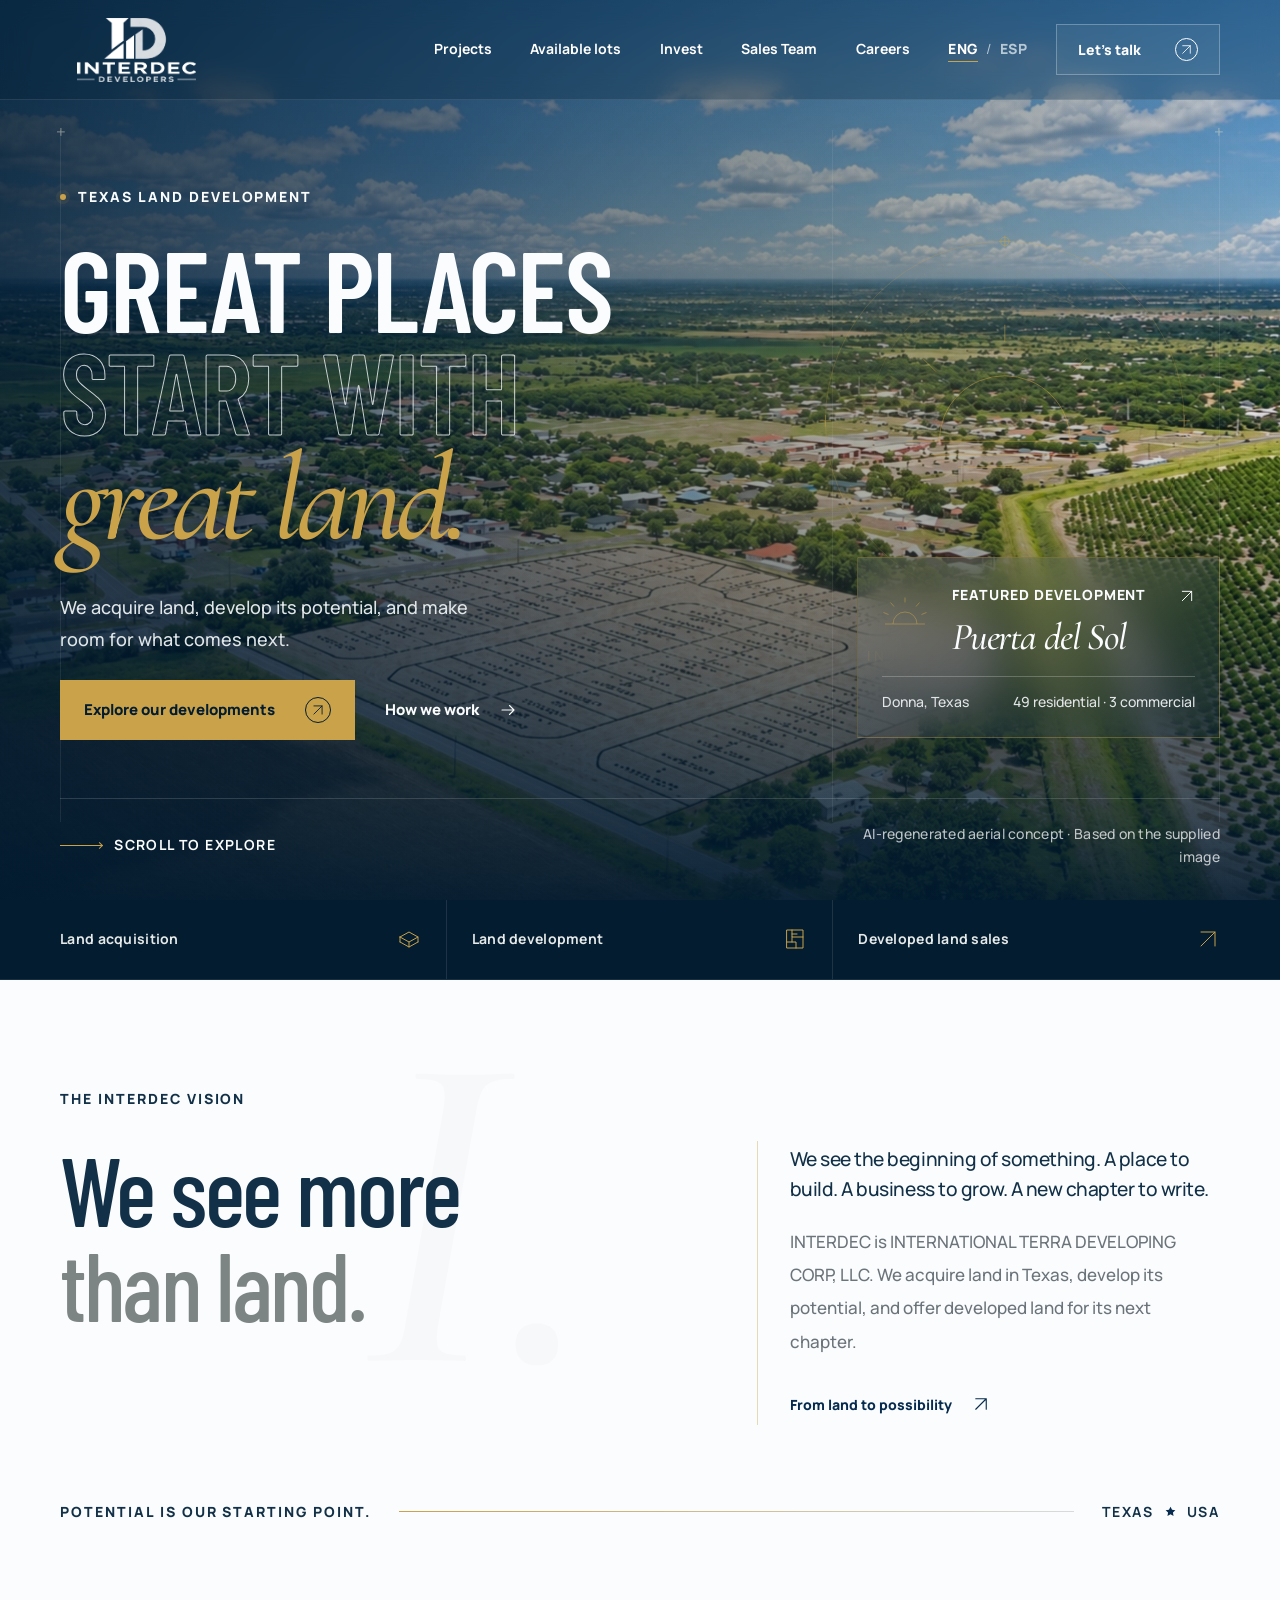
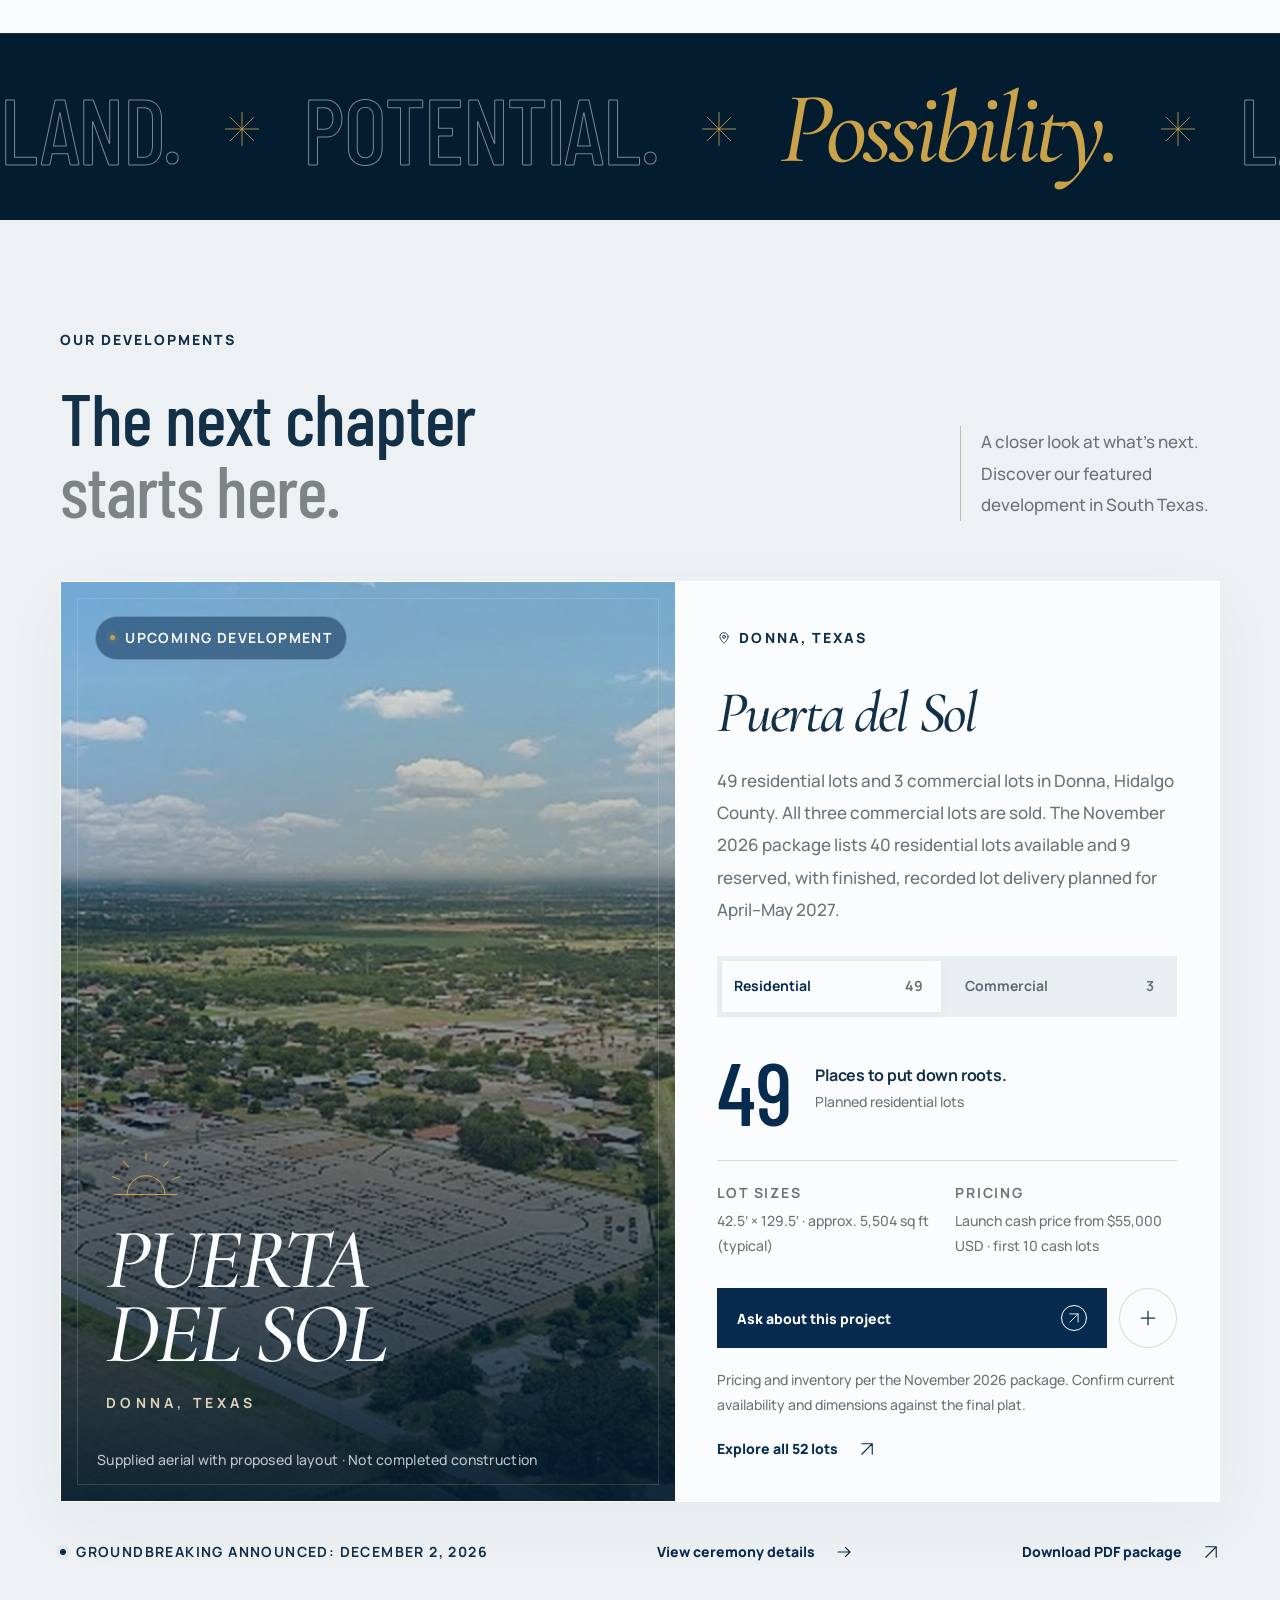
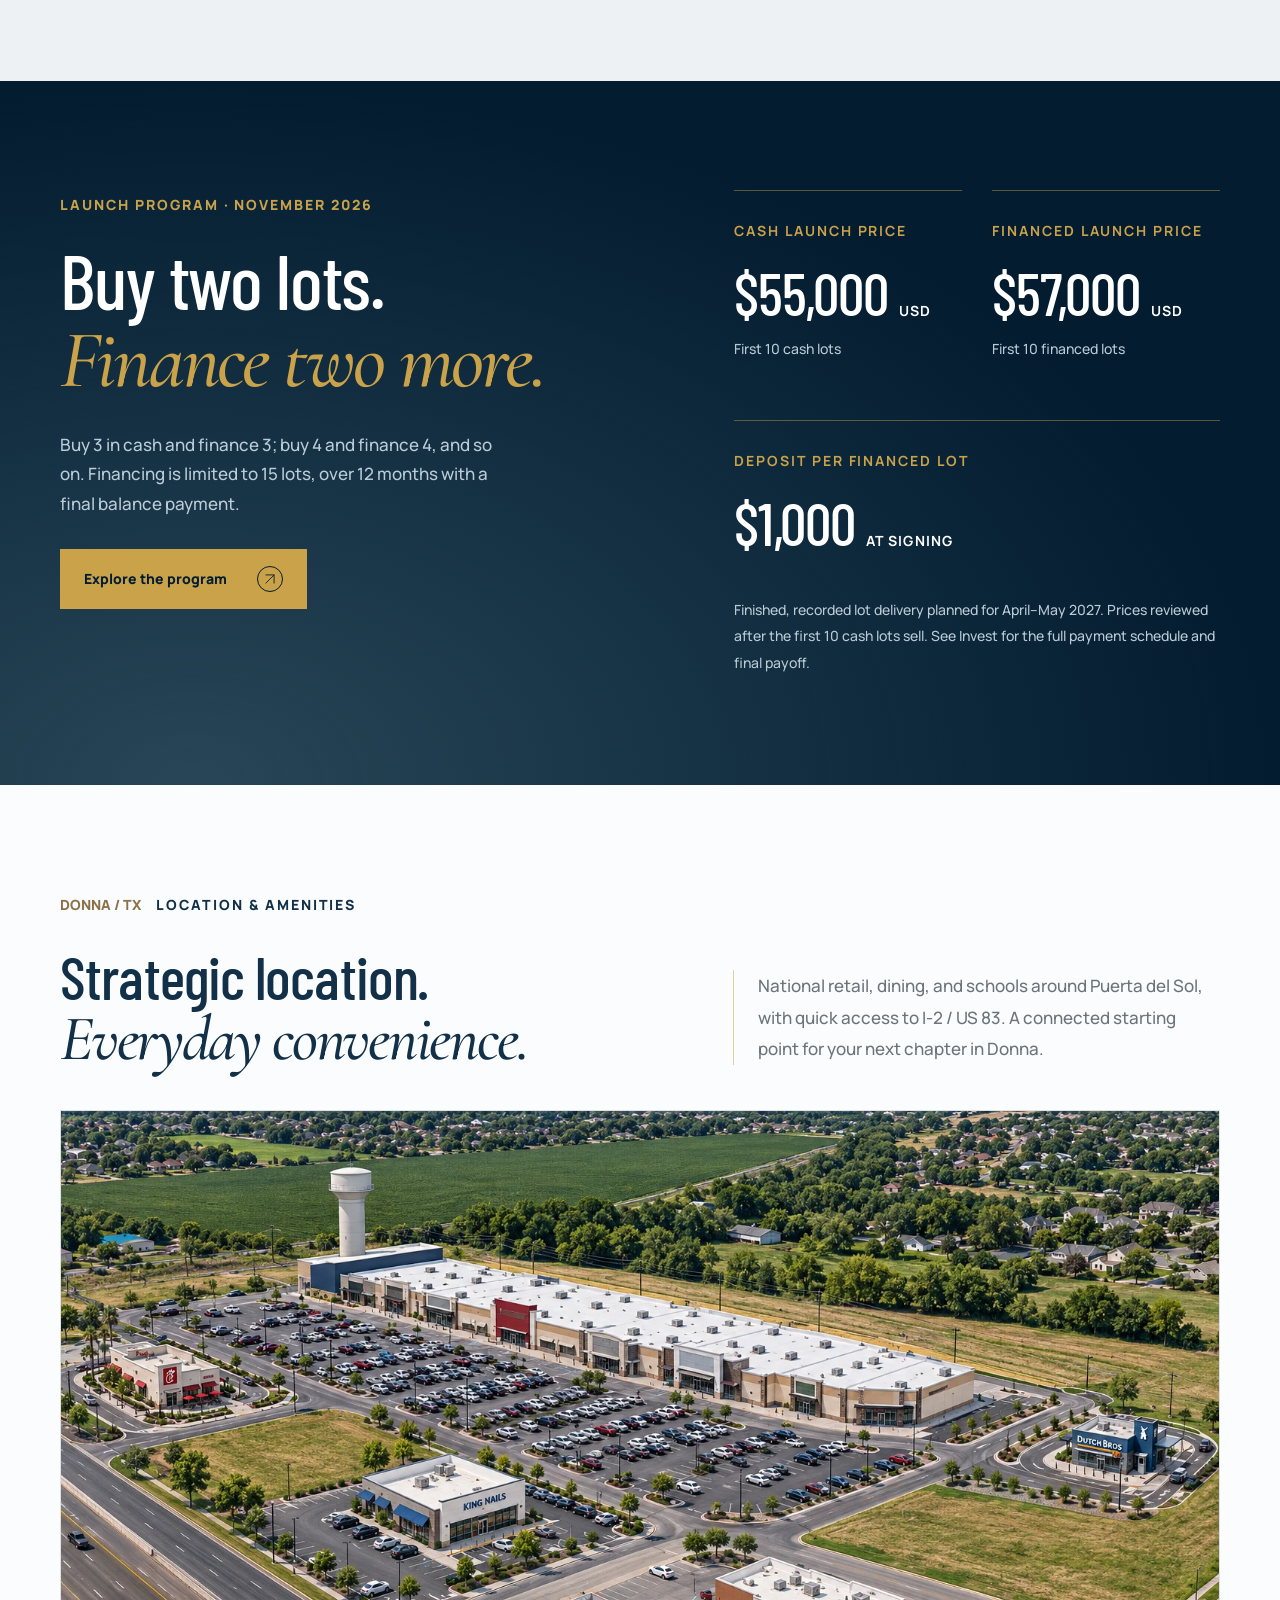
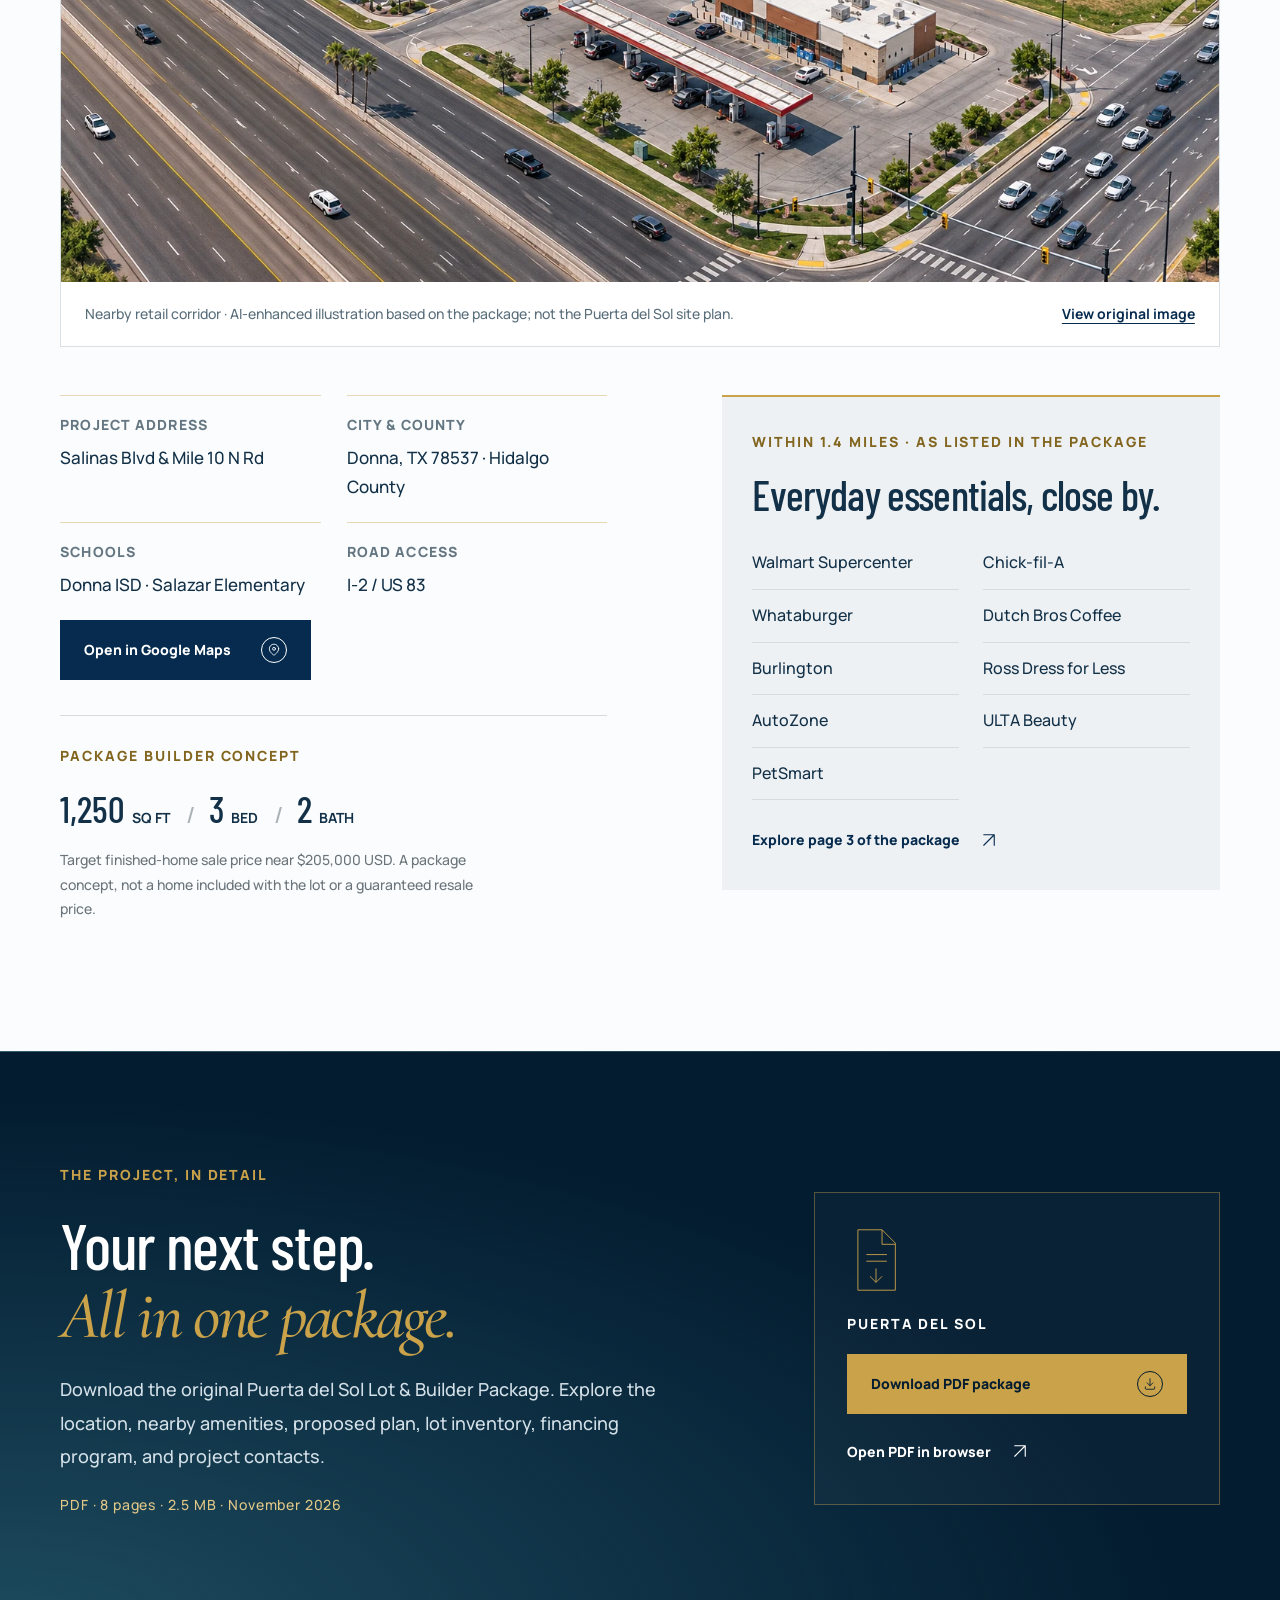
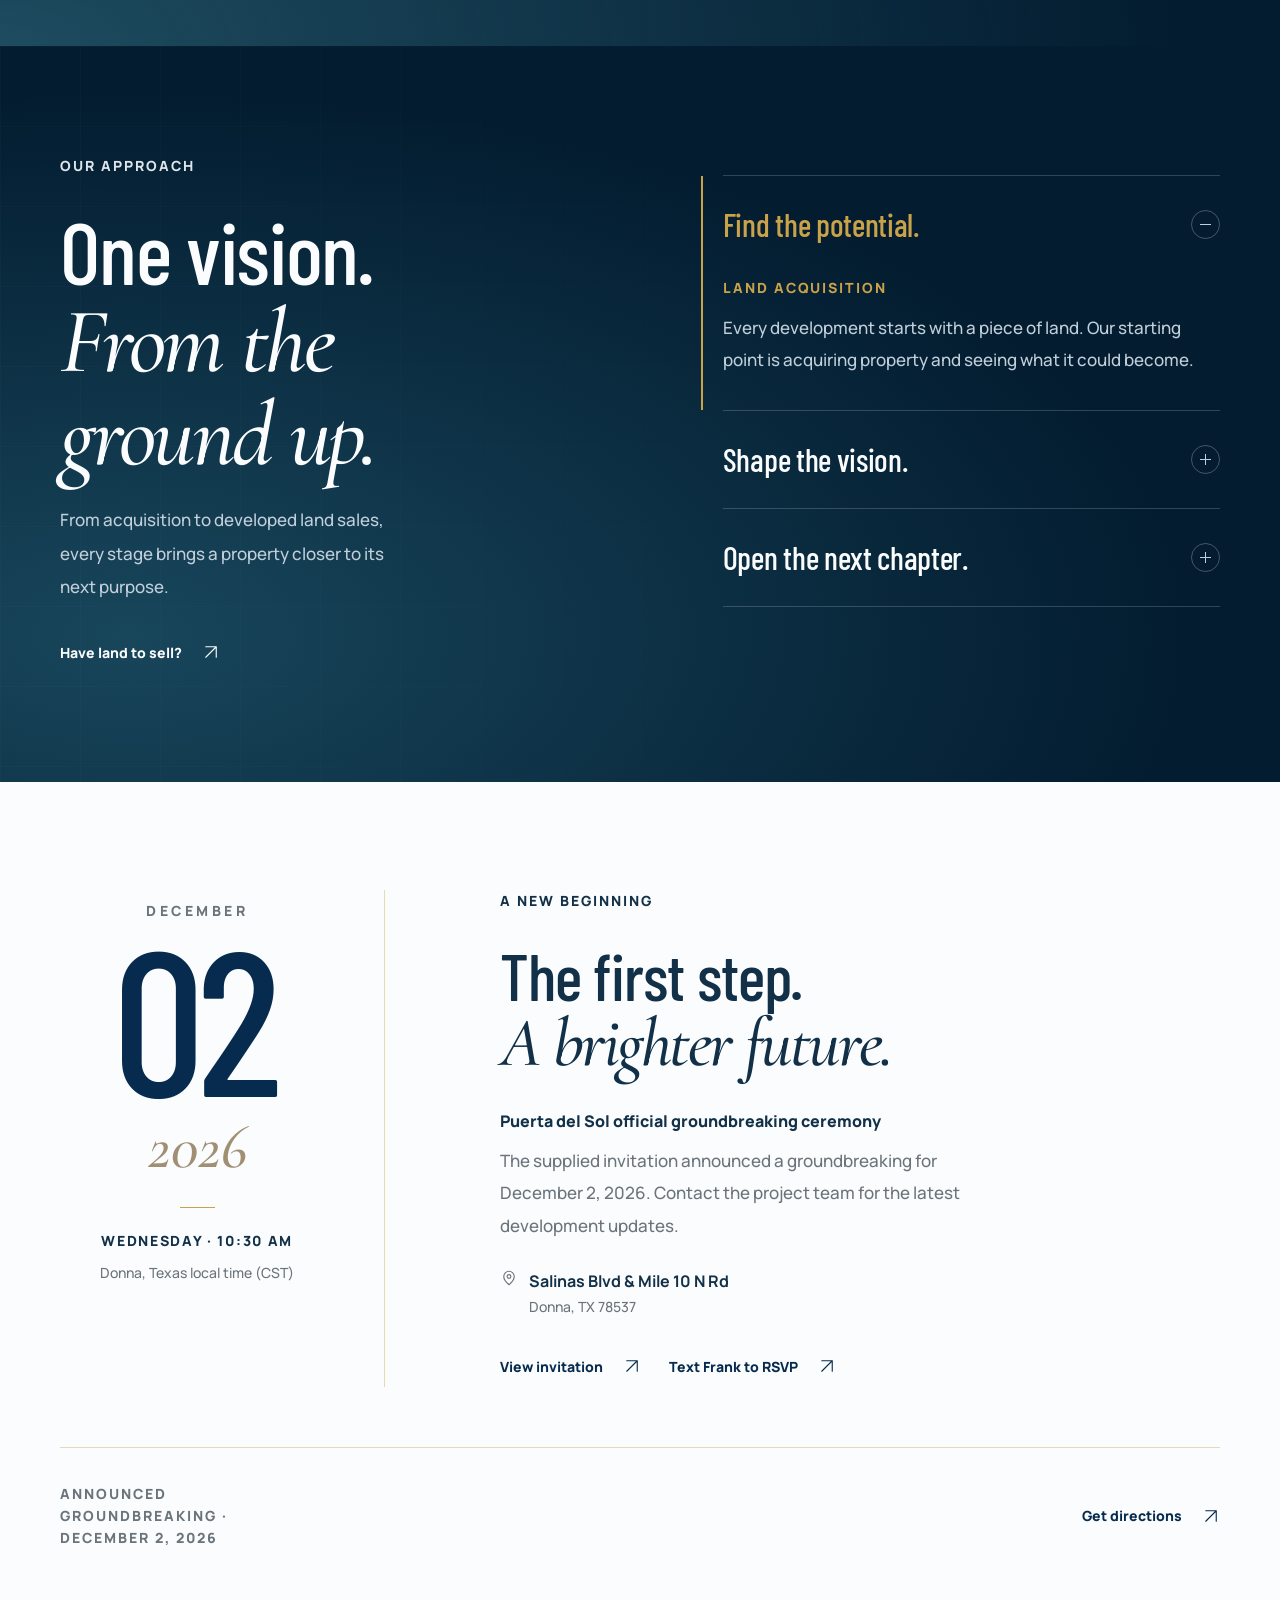
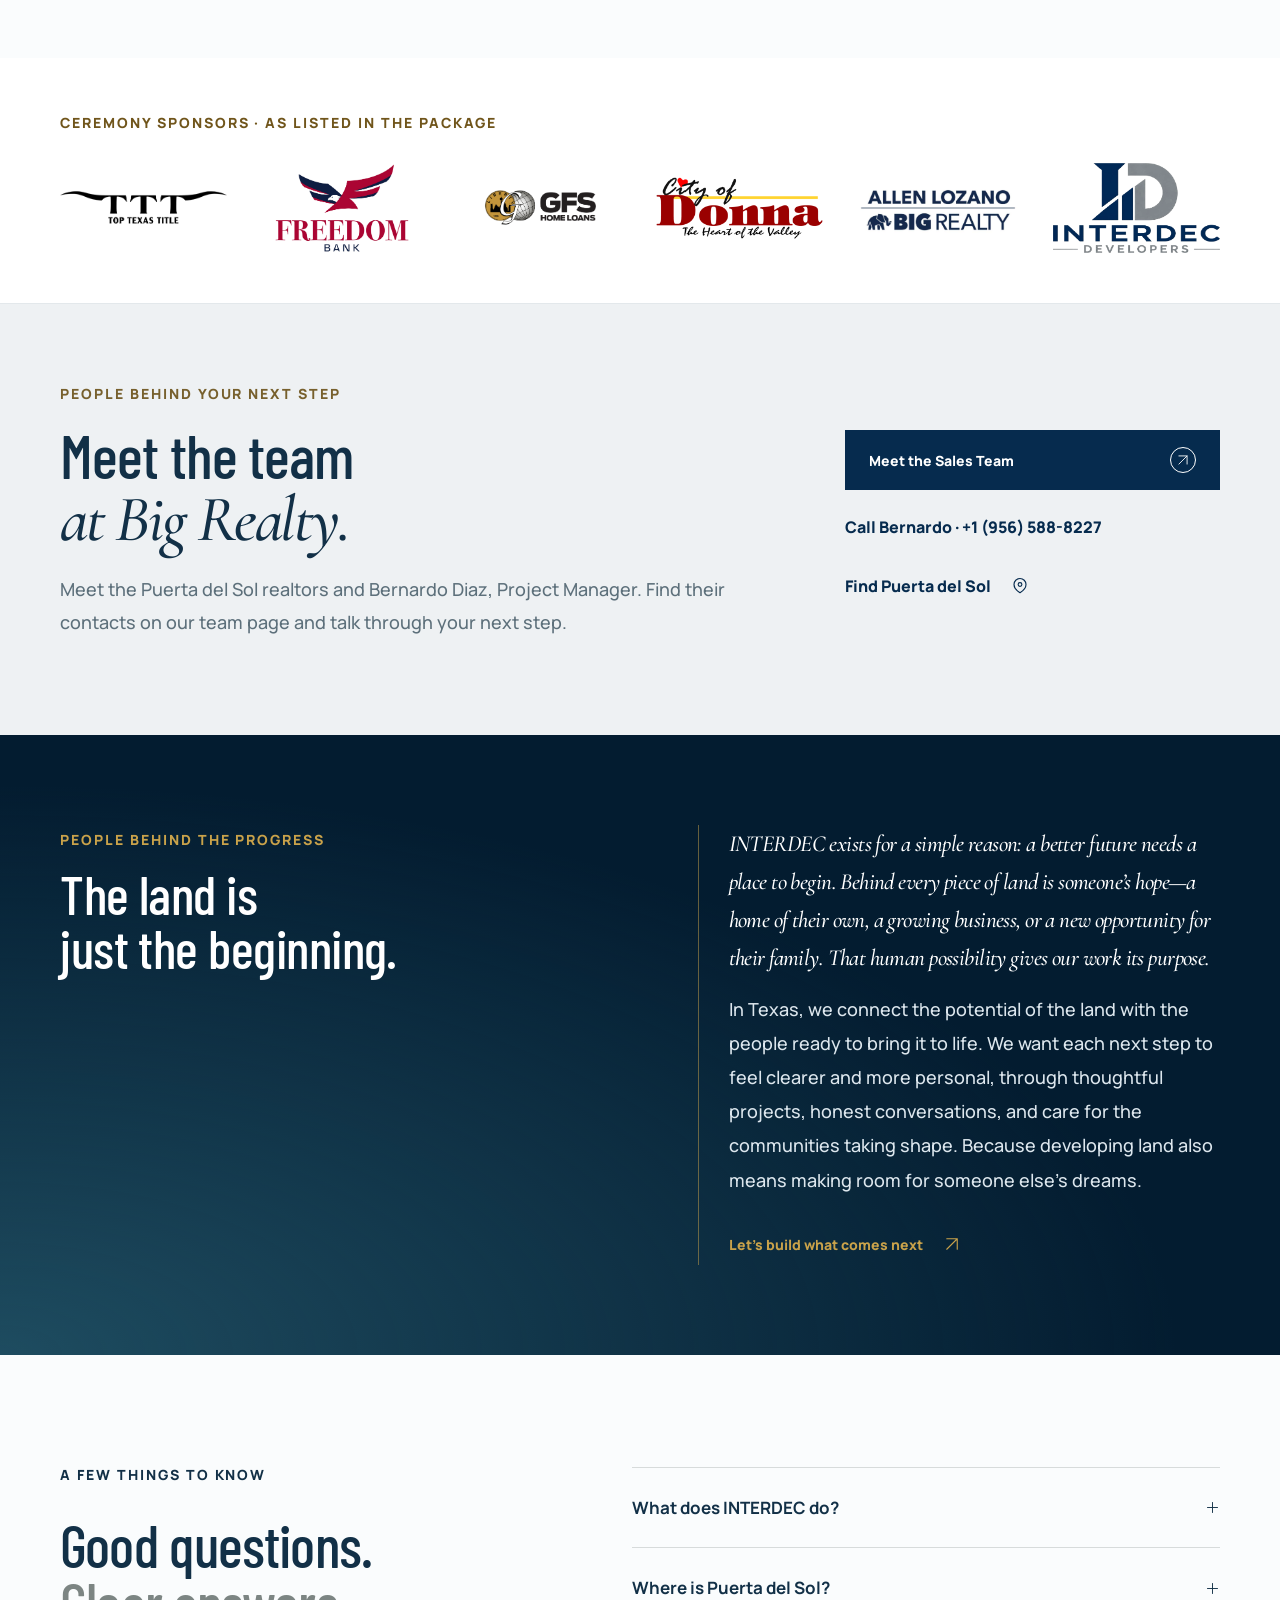
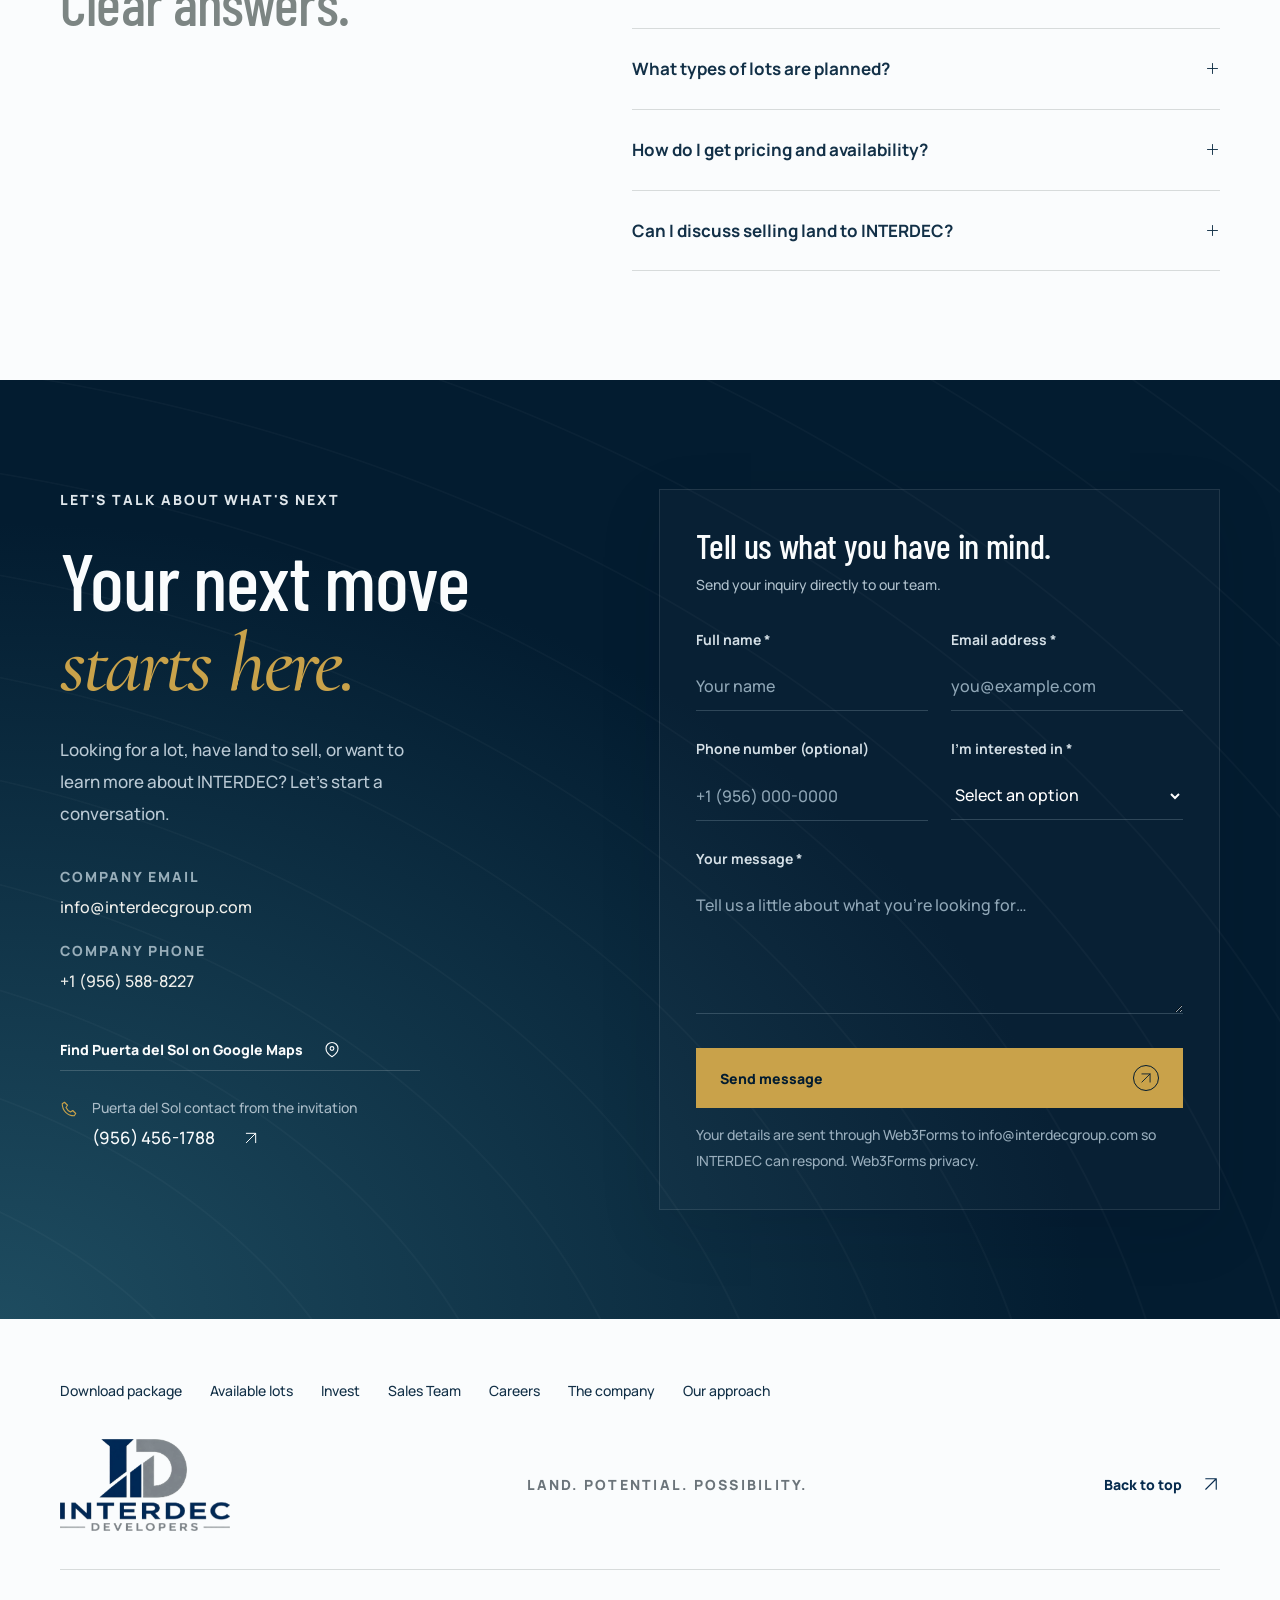
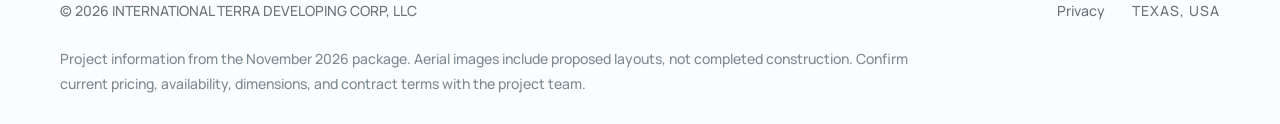
<file: index.html>
<!doctype html>
<html lang="en">
<head>
  <meta charset="utf-8">
  <meta name="viewport" content="width=device-width, initial-scale=1">
  <meta name="theme-color" content="#062b4e">
  <title>INTERDEC Developers | Land. Potential. Possibility.</title>
  <meta name="description" content="INTERDEC acquires and develops land in Texas. Explore Puerta del Sol in Donna: 49 planned residential lots and 3 commercial lots.">
  <meta property="og:type" content="website">
  <meta property="og:title" content="INTERDEC Developers | Land. Potential. Possibility.">
  <meta property="og:description" content="Great places start with great land. Discover INTERDEC and the Puerta del Sol development in Donna, Texas.">
  <meta property="og:image" content="https://interdecgroup.com/assets/images/interdec-logo.jpg">
  <meta name="color-scheme" content="light">
  <link rel="icon" href="assets/favicon.svg" type="image/svg+xml">
  <link rel="preload" href="assets/fonts/manrope.woff2" as="font" type="font/woff2" crossorigin>
  <link rel="preload" href="assets/fonts/barlow-condensed.woff2" as="font" type="font/woff2" crossorigin>
  <link rel="preload" href="assets/images/puerta-del-sol-hero-hd.webp" as="image" fetchpriority="high">
  <link rel="stylesheet" href="styles.css?v=20261118-web3forms">
  <link rel="stylesheet" href="design.css?v=20261118-team">
  <script src="content.js?v=20261119-sold" defer></script>
  <script src="app.js?v=20261119-sold" defer></script>
  <script src="forms.js?v=20261118-web3forms" defer></script>
  <script src="effects.js?v=20261118-team" defer></script>
</head>
<body id="top">
  <a class="skip-link" href="#main" data-es="Ir al contenido">Skip to content</a>
  <div class="reading-progress" aria-hidden="true"><span></span></div>
  <header class="site-header" id="site-header">
    <a class="brand" href="#top" aria-label="INTERDEC Developers — home">
      <img src="assets/images/package/interdec-white-logo.png" width="1103" height="594" alt="INTERDEC Developers">
    </a>
    <nav class="desktop-nav" aria-label="Main navigation">
      <a href="#projects" data-es="Proyectos">Projects</a>
      <a href="available-lots.html" data-es="Lotes disponibles">Available lots</a>
      <a href="invest.html" data-es="Invierte">Invest</a>
      <a href="sales-team.html" data-es="Equipo de Ventas">Sales Team</a><a href="careers.html" data-es="Empleo">Careers</a>
    </nav>
    <div class="header-actions">
      <button class="language-toggle" type="button" aria-label="Switch to Spanish" title="Switch language"><span class="language-en active">ENG</span><span class="language-divider">/</span><span class="language-es">ESP</span></button>
      <a class="button button-navy header-cta" href="#contact"><span data-es="Hablemos">Let's talk</span><svg class="icon"><use href="#arrow-up-right"/></svg></a>
      <button class="menu-toggle" type="button" aria-expanded="false" aria-controls="mobile-nav" aria-label="Open navigation"><span></span><span></span></button>
    </div>
  </header>
  <nav class="mobile-nav" id="mobile-nav" aria-label="Mobile navigation" hidden>
    <a href="#top" aria-current="page"><span data-es="Inicio">Home</span></a>
    <a href="#projects"><span data-es="Proyectos">Projects</span></a>
    <a href="#approach"><span data-es="Nuestro proceso">Our approach</span></a>
    <a href="#company"><span data-es="Nosotros">The company</span></a>
    <a href="available-lots.html"><span data-es="Lotes disponibles">Available lots</span></a>
    <a href="invest.html"><span data-es="Invierte">Invest</span></a>
    <a href="sales-team.html"><span data-es="Equipo de Ventas">Sales Team</span></a><a href="careers.html"><span data-es="Empleo">Careers</span></a>
    <a href="#contact"><span data-es="Contacto">Get in touch</span></a>
    <span class="eyebrow">LAND. POTENTIAL. POSSIBILITY.</span>
  </nav>

  <main id="main">
    <section class="hero" aria-labelledby="hero-title">
      <div class="hero-image" role="img" aria-label="AI-regenerated aerial concept based on the supplied Puerta del Sol image; refer to the original package for the proposed site plan"></div>
      <div class="hero-shade"></div>
      <div class="hero-grid" aria-hidden="true"></div>
      <div class="hero-survey" aria-hidden="true">
        <svg viewBox="0 0 500 500" fill="none">
          <circle class="survey-orbit" cx="250" cy="250" r="219"/>
          <circle class="survey-dashes" cx="250" cy="250" r="204"/>
          <circle class="survey-inner" cx="250" cy="250" r="164"/>
          <path class="survey-axis" d="M0 250h500M250 0v500"/>
          <path class="survey-sun" d="M170 275a80 80 0 0 1 160 0M130 275h240M160 291h180M193 307h114M250 154v-21M166 190l-16-16M334 190l16-16"/>
          <g class="survey-points"><path d="M243 31h14m-7-7v14M243 469h14m-7-7v14M24 250h14m-7-7v14M462 250h14m-7-7v14"/><circle cx="250" cy="31" r="5"/><circle cx="250" cy="469" r="5"/></g>
        </svg>
        <span class="survey-label">INTERDEC <span>—</span> TEXAS, USA</span>
      </div>
      <div class="hero-content">
        <p class="eyebrow hero-eyebrow"><span class="status-dot"></span><span data-es="DESARROLLO DE TERRENOS EN TEXAS">TEXAS LAND DEVELOPMENT</span></p>
        <h1 id="hero-title"><span data-es="GRANDES LUGARES">GREAT PLACES</span><span data-es="COMIENZAN CON">START WITH</span><em data-es="grandes terrenos.">great land.</em></h1>
        <p class="hero-description" data-es="Adquirimos terrenos, desarrollamos su potencial y abrimos espacio para lo que viene.">We acquire land, develop its potential, and make room for what comes next.</p>
        <div class="hero-actions">
          <a class="button button-white" href="#projects"><span data-es="Conoce nuestros proyectos">Explore our developments</span><svg class="icon"><use href="#arrow-up-right"/></svg></a>
          <a class="text-link light" href="#approach"><span data-es="Cómo lo hacemos">How we work</span><svg class="icon"><use href="#arrow-right"/></svg></a>
        </div>
      </div>
      <a href="#projects" class="hero-project">
        <span class="hero-project-mark" aria-hidden="true"><svg viewBox="0 0 100 70" fill="none"><path d="M10 58h80M26 58a24 24 0 0 1 48 0M50 5v10M21 15l7 8M79 15l-7 8M7 35l10 4M93 35l-10 4"/></svg></span>
        <span class="hero-project-top"><span class="eyebrow" data-es="PROYECTO DESTACADO">FEATURED DEVELOPMENT</span><svg class="icon"><use href="#arrow-up-right"/></svg></span>
        <span class="hero-project-name">Puerta del Sol</span>
        <span class="hero-project-bottom"><span>Donna, Texas</span><span data-es="49 residenciales · 3 comerciales">49 residential · 3 commercial</span></span>
      </a>
      <div class="hero-bottom"><a href="#company" class="scroll-hint"><span class="scroll-line"></span><span data-es="EXPLORA">SCROLL TO EXPLORE</span></a><span class="image-caption" data-es="Concepto aéreo recreado con IA · Basado en la imagen proporcionada">AI-regenerated aerial concept · Based on the supplied image</span></div>
    </section>

    <div class="expertise-strip">
      <div><span data-es="Adquisición de terrenos">Land acquisition</span><svg class="icon"><use href="#land"/></svg></div>
      <div><span data-es="Desarrollo de terrenos">Land development</span><svg class="icon"><use href="#blueprint"/></svg></div>
      <div><span data-es="Venta de terrenos desarrollados">Developed land sales</span><svg class="icon"><use href="#arrow-up-right"/></svg></div>
    </div>

    <section class="intro section-pad" id="company" aria-labelledby="intro-title">
      <span class="intro-monogram" aria-hidden="true">I.</span>
      <div class="section-label reveal"><span data-es="LA VISIÓN DE INTERDEC">THE INTERDEC VISION</span></div>
      <div class="intro-grid">
        <h2 class="display-title reveal" id="intro-title"><span data-es="Vemos más">We see more</span><br><span class="muted" data-es="que un terreno.">than land.</span></h2>
        <div class="intro-copy reveal">
          <p class="lead" data-es="Vemos el comienzo de algo: un lugar para construir, un negocio para crecer, un nuevo capítulo por escribir.">We see the beginning of something. A place to build. A business to grow. A new chapter to write.</p>
          <p data-es="INTERDEC es INTERNATIONAL TERRA DEVELOPING CORP, LLC. Adquirimos terrenos en Texas, desarrollamos su potencial y ofrecemos terrenos desarrollados para su siguiente etapa.">INTERDEC is INTERNATIONAL TERRA DEVELOPING CORP, LLC. We acquire land in Texas, develop its potential, and offer developed land for its next chapter.</p>
          <a href="#approach" class="text-link"><span data-es="Del terreno a la posibilidad">From land to possibility</span><svg class="icon"><use href="#arrow-up-right"/></svg></a>
        </div>
      </div>
      <div class="vision-footer reveal"><span class="eyebrow" data-es="EL POTENCIAL ES NUESTRO PUNTO DE PARTIDA.">POTENTIAL IS OUR STARTING POINT.</span><span class="vision-rule"></span><span class="texas-wordmark">TEXAS <svg class="icon"><use href="#star"/></svg> USA</span></div>
    </section>

    <div class="type-ribbon" aria-hidden="true">
      <div class="type-ribbon-track">
        <span class="ribbon-group"><span data-es="TERRENOS.">LAND.</span><svg viewBox="0 0 40 40"><path d="M20 0v40M0 20h40M6 6l28 28M6 34 34 6"/></svg><span data-es="POTENCIAL.">POTENTIAL.</span><svg viewBox="0 0 40 40"><path d="M20 0v40M0 20h40M6 6l28 28M6 34 34 6"/></svg><em data-es="Posibilidades.">Possibility.</em><svg viewBox="0 0 40 40"><path d="M20 0v40M0 20h40M6 6l28 28M6 34 34 6"/></svg></span>
        <span class="ribbon-group"><span data-es="TERRENOS.">LAND.</span><svg viewBox="0 0 40 40"><path d="M20 0v40M0 20h40M6 6l28 28M6 34 34 6"/></svg><span data-es="POTENCIAL.">POTENTIAL.</span><svg viewBox="0 0 40 40"><path d="M20 0v40M0 20h40M6 6l28 28M6 34 34 6"/></svg><em data-es="Posibilidades.">Possibility.</em><svg viewBox="0 0 40 40"><path d="M20 0v40M0 20h40M6 6l28 28M6 34 34 6"/></svg></span>

        <span class="ribbon-group"><span data-es="TERRENOS.">LAND.</span><svg viewBox="0 0 40 40"><path d="M20 0v40M0 20h40M6 6l28 28M6 34 34 6"/></svg><span data-es="POTENCIAL.">POTENTIAL.</span><svg viewBox="0 0 40 40"><path d="M20 0v40M0 20h40M6 6l28 28M6 34 34 6"/></svg><em data-es="Posibilidades.">Possibility.</em><svg viewBox="0 0 40 40"><path d="M20 0v40M0 20h40M6 6l28 28M6 34 34 6"/></svg></span>
        <span class="ribbon-group"><span data-es="TERRENOS.">LAND.</span><svg viewBox="0 0 40 40"><path d="M20 0v40M0 20h40M6 6l28 28M6 34 34 6"/></svg><span data-es="POTENCIAL.">POTENTIAL.</span><svg viewBox="0 0 40 40"><path d="M20 0v40M0 20h40M6 6l28 28M6 34 34 6"/></svg><em data-es="Posibilidades.">Possibility.</em><svg viewBox="0 0 40 40"><path d="M20 0v40M0 20h40M6 6l28 28M6 34 34 6"/></svg></span>
      </div>
    </div>

    <section class="projects section-pad" id="projects" aria-labelledby="projects-title">
      <div class="section-heading">
        <div><div class="section-label reveal"><span data-es="NUESTROS PROYECTOS">OUR DEVELOPMENTS</span></div><h2 class="display-title reveal" id="projects-title"><span data-es="El siguiente capítulo">The next chapter</span><br><span class="muted" data-es="comienza aquí.">starts here.</span></h2></div>
        <p class="section-aside reveal" data-es="Un vistazo a lo que viene. Descubre nuestro proyecto destacado en el sur de Texas.">A closer look at what's next. Discover our featured development in South Texas.</p>
      </div>
      <div class="project-grid reveal">
        <div class="project-visual">
          <img src="assets/images/package/puerta-del-sol-aerial-plan.jpeg" width="1352" height="906" alt="Puerta del Sol aerial with proposed lot layout from the November 2026 lot package" loading="lazy">
          <div class="project-image-shade"></div>
          <span class="project-badge"><span class="status-dot"></span><span data-es="PRÓXIMO DESARROLLO">UPCOMING DEVELOPMENT</span></span>
          <div class="project-visual-content"><svg class="sun-mark" viewBox="0 0 100 70" aria-hidden="true"><path d="M10 58h80M26 58a24 24 0 0 1 48 0M50 5v10M21 15l7 8M79 15l-7 8M7 35l10 4M93 35l-10 4"/></svg><p>PUERTA<br>DEL SOL</p><span>DONNA, TEXAS</span></div>
          <span class="image-caption" data-es="Vista aérea con trazo propuesto · No muestra obras terminadas">Supplied aerial with proposed layout · Not completed construction</span>
        </div>
        <div class="project-info">
          <div class="project-location"><svg class="icon"><use href="#pin"/></svg><span>DONNA, TEXAS</span></div>
          <h3>Puerta del Sol</h3>
          <p class="project-description" data-es="49 lotes residenciales y 3 comerciales en Donna, condado de Hidalgo. Los tres lotes comerciales están vendidos. El paquete de noviembre de 2026 registra 40 lotes residenciales disponibles y 9 reservados; entrega de lotes terminados y registrados prevista para abril–mayo de 2027.">49 residential lots and 3 commercial lots in Donna, Hidalgo County. All three commercial lots are sold. The November 2026 package lists 40 residential lots available and 9 reserved, with finished, recorded lot delivery planned for April–May 2027.</p>
          <div class="project-tabs" role="tablist" aria-label="Explore lot types">
            <button class="project-tab active" id="residential-tab" type="button" role="tab" aria-selected="true" aria-controls="lot-panel" data-lot-type="residential"><span data-es="Residencial">Residential</span><span>49</span></button>
            <button class="project-tab" id="commercial-tab" type="button" role="tab" aria-selected="false" aria-controls="lot-panel" tabindex="-1" data-lot-type="commercial"><span data-es="Comercial">Commercial</span><span>3</span></button>
          </div>
          <div class="lot-panel" id="lot-panel" role="tabpanel" aria-labelledby="residential-tab" tabindex="0">
            <div class="lot-panel-title"><span id="lot-count" class="lot-count">49</span><div><h4 id="lot-heading">Places to put down roots.</h4><p id="lot-caption">Planned residential lots</p></div></div>
            <div class="lot-meta"><div><span data-es="SUPERFICIES">LOT SIZES</span><strong id="lot-size">42.5′ × 129.5′ · approx. 5,504 sq ft (typical)</strong></div><div><span data-es="PRECIOS">PRICING</span><strong id="lot-price">Launch cash price from $55,000 USD · first 10 cash lots</strong></div></div>
          </div>
          <div class="project-actions"><a class="button button-navy" href="#contact" id="project-inquiry" data-interest="residential"><span data-es="Solicitar información">Ask about this project</span><svg class="icon"><use href="#arrow-up-right"/></svg></a><button class="icon-button project-detail-button" type="button" aria-label="View Puerta del Sol project details" title="View project details"><svg class="icon"><use href="#plus"/></svg></button></div>
          <p class="project-note" data-es="Precios e inventario según el paquete de noviembre de 2026. Confirma disponibilidad actual y medidas en el plano final.">Pricing and inventory per the November 2026 package. Confirm current availability and dimensions against the final plat.</p><a class="text-link project-inventory-link" href="available-lots.html"><span data-es="Explorar los 52 lotes">Explore all 52 lots</span><svg class="icon"><use href="#arrow-up-right"/></svg></a>
        </div>
      </div>
      <div class="project-bottom reveal"><span><span class="status-dot navy-dot"></span><span data-es="EL PRÓXIMO COMIENZO: 2 DE DICIEMBRE DE 2026">NEXT MILESTONE: DECEMBER 2, 2026</span></span><a class="text-link" href="#groundbreaking"><span data-es="Estás invitado">You're invited</span><svg class="icon"><use href="#arrow-right"/></svg></a><a class="text-link" href="#downloads"><span data-es="Descargar paquete PDF">Download PDF package</span><svg class="icon"><use href="#arrow-up-right"/></svg></a></div>
    </section>

    <section class="launch-band section-pad" aria-labelledby="launch-title">
      <div class="launch-heading reveal"><span class="eyebrow" data-es="PROGRAMA DE LANZAMIENTO · NOVIEMBRE DE 2026">LAUNCH PROGRAM · NOVEMBER 2026</span><h2 class="display-title" id="launch-title"><span data-es="Compra dos lotes.">Buy two lots.</span><br><em data-es="Financia dos más.">Finance two more.</em></h2><p data-es="Compra 3 de contado y financia 3; compra 4 y financia 4, y así sucesivamente. Financiamiento limitado a 15 lotes, con plazo de 12 meses y pago final del saldo.">Buy 3 in cash and finance 3; buy 4 and finance 4, and so on. Financing is limited to 15 lots, over 12 months with a final balance payment.</p><a class="button button-white" href="invest.html"><span data-es="Explorar el programa">Explore the program</span><svg class="icon"><use href="#arrow-up-right"/></svg></a></div>
      <div class="launch-facts reveal"><div><span data-es="PRECIO INICIAL DE CONTADO">CASH LAUNCH PRICE</span><strong>$55,000 <small>USD</small></strong><p data-es="Primeros 10 lotes de contado">First 10 cash lots</p></div><div><span data-es="PRECIO INICIAL FINANCIADO">FINANCED LAUNCH PRICE</span><strong>$57,000 <small>USD</small></strong><p data-es="Primeros 10 lotes financiados">First 10 financed lots</p></div><div class="launch-deposit"><span data-es="DEPÓSITO POR LOTE FINANCIADO">DEPOSIT PER FINANCED LOT</span><strong>$1,000 <small data-es="AL FIRMAR">AT SIGNING</small></strong></div><p class="launch-source" data-es="Entrega de lotes terminados y registrados prevista: abril–mayo de 2027. Precios sujetos a revisión después de vender los primeros 10 lotes de contado. Consulta el calendario completo y el pago final en Invierte.">Finished, recorded lot delivery planned for April–May 2027. Prices reviewed after the first 10 cash lots sell. See Invest for the full payment schedule and final payoff.</p></div>
    </section>

    <section class="location-section section-pad" id="location" aria-labelledby="location-title">
      <div class="section-label reveal"><span class="label-index">DONNA / TX</span><span data-es="UBICACIÓN Y SERVICIOS">LOCATION &amp; AMENITIES</span></div>
      <div class="location-heading reveal"><h2 class="display-title" id="location-title"><span data-es="Ubicación estratégica.">Strategic location.</span><br><em data-es="Comodidad todos los días.">Everyday convenience.</em></h2><p data-es="Comercios nacionales, restaurantes y escuelas cerca de Puerta del Sol, con acceso rápido a I-2 / US 83. Un punto de partida conectado para tu próximo capítulo en Donna.">National retail, dining, and schools around Puerta del Sol, with quick access to I-2 / US 83. A connected starting point for your next chapter in Donna.</p></div>
      <figure class="location-visual reveal"><img src="assets/images/nearby-retail-hd.webp" width="1536" height="1024" alt="AI-enhanced illustration of the nearby retail corridor based on the package aerial" loading="lazy" decoding="async"><figcaption><span data-es="Corredor comercial cercano · Ilustración mejorada con IA a partir del paquete; no es el plano de Puerta del Sol.">Nearby retail corridor · AI-enhanced illustration based on the package; not the Puerta del Sol site plan.</span><a href="assets/images/package/nearby-retail-aerial.jpeg" target="_blank" rel="noopener" data-es="Ver imagen original">View original image</a></figcaption></figure>
      <div class="location-grid">
        <div class="location-details reveal"><dl class="location-facts"><div><dt data-es="DIRECCIÓN DEL PROYECTO">PROJECT ADDRESS</dt><dd>Salinas Blvd &amp; Mile 10 N Rd</dd></div><div><dt data-es="CIUDAD Y CONDADO">CITY &amp; COUNTY</dt><dd>Donna, TX 78537 · Hidalgo County</dd></div><div><dt data-es="ESCUELAS">SCHOOLS</dt><dd>Donna ISD · Salazar Elementary</dd></div><div><dt data-es="ACCESO VIAL">ROAD ACCESS</dt><dd>I-2 / US 83</dd></div></dl><a class="button button-navy location-map-link" data-project-map href="https://maps.app.goo.gl/81aUoBMNfsy8Tv879?g_st=it" target="_blank" rel="noopener noreferrer"><span data-es="Abrir en Google Maps">Open in Google Maps</span><svg class="icon" viewBox="0 0 24 24" aria-hidden="true"><path d="M20 10c0 6-8 11-8 11S4 16 4 10a8 8 0 1 1 16 0Z"/><circle cx="12" cy="10" r="2.5"/></svg></a><div class="home-concept"><span class="eyebrow" data-es="CONCEPTO PARA CONSTRUCTORES DEL PAQUETE">PACKAGE BUILDER CONCEPT</span><strong>1,250 <small data-es="PIES²">SQ FT</small> <span> / </span> 3 <small data-es="RECÁMARAS">BED</small> <span> / </span> 2 <small data-es="BAÑOS">BATH</small></strong><p data-es="Precio de venta objetivo de la vivienda terminada: cerca de $205,000 USD. Es un concepto del paquete, no una vivienda incluida con el lote ni un precio de reventa garantizado.">Target finished-home sale price near $205,000 USD. A package concept, not a home included with the lot or a guaranteed resale price.</p></div></div>
        <div class="location-amenities reveal"><span class="eyebrow" data-es="A 1.4 MILLAS O MENOS · SEGÚN EL PAQUETE">WITHIN 1.4 MILES · AS LISTED IN THE PACKAGE</span><h3 data-es="Todo lo esencial, cerca.">Everyday essentials, close by.</h3><ul><li>Walmart Supercenter</li><li>Chick-fil-A</li><li>Whataburger</li><li>Dutch Bros Coffee</li><li>Burlington</li><li>Ross Dress for Less</li><li>AutoZone</li><li>ULTA Beauty</li><li>PetSmart</li></ul><a class="text-link" href="assets/documents/puerta-del-sol-lot-package-nov-2026.pdf#page=3" target="_blank" rel="noopener"><span data-es="Consulta la página 3 del paquete">Explore page 3 of the package</span><svg class="icon"><use href="#arrow-up-right"/></svg></a></div>
      </div>
    </section>

    <section class="package-download section-pad" id="downloads" aria-labelledby="package-download-title">
      <div class="package-download-copy reveal"><span class="eyebrow" data-es="EL PROYECTO, EN DETALLE">THE PROJECT, IN DETAIL</span><h2 class="display-title" id="package-download-title"><span data-es="Tu siguiente paso.">Your next step.</span><br><em data-es="Todo en un paquete.">All in one package.</em></h2><p data-es="Descarga el paquete original de lotes y constructores de Puerta del Sol. Consulta ubicación, servicios cercanos, plano propuesto, inventario, financiamiento y contactos del proyecto.">Download the original Puerta del Sol Lot &amp; Builder Package. Explore the location, nearby amenities, proposed plan, lot inventory, financing program, and project contacts.</p><p class="package-download-meta" data-es="PDF · 8 páginas · 2.5 MB · Noviembre de 2026">PDF · 8 pages · 2.5 MB · November 2026</p></div>
      <div class="package-download-actions reveal"><svg class="download-document-mark" viewBox="0 0 96 112" fill="none" aria-hidden="true"><path d="M18 6h40l22 22v78H18zM58 6v24h22M32 47h34M32 58h34M48 70v23m-10-10 10 10 10-10" stroke="currentColor" stroke-width="1.5"/></svg><span class="eyebrow">PUERTA DEL SOL</span><a class="button button-white" href="assets/documents/puerta-del-sol-lot-package-nov-2026.pdf" download="Puerta-del-Sol-Lot-Builder-Package.pdf"><span data-es="Descargar paquete PDF">Download PDF package</span><svg class="icon" viewBox="0 0 24 24" aria-hidden="true"><path d="M12 3v12m-5-5 5 5 5-5M4 17v4h16v-4"/></svg></a><a class="text-link light" href="assets/documents/puerta-del-sol-lot-package-nov-2026.pdf" target="_blank" rel="noopener"><span data-es="Abrir PDF en el navegador">Open PDF in browser</span><svg class="icon"><use href="#arrow-up-right"/></svg></a></div>
    </section>


    <section class="approach section-pad" id="approach" aria-labelledby="approach-title">
      <div class="approach-art" aria-hidden="true"><svg viewBox="0 0 600 650" fill="none"><path pathLength="1000" d="M-100 500L500 60M-100 560L540 90M-100 620L580 120M-100 680L620 150M-100 740L660 180M-100 800L700 210M-100 860L740 240"/><path pathLength="1000" d="M60 80L560 560M0 120L520 620M-60 160L480 680M120 40L600 500M180 0L640 440"/><circle pathLength="1000" cx="336" cy="330" r="160"/><circle pathLength="1000" cx="336" cy="330" r="195"/><path pathLength="1000" d="M336 90v480M100 330h480"/></svg></div>
      <div class="approach-left"><div class="section-label light-label reveal"><span data-es="NUESTRO PROCESO">OUR APPROACH</span></div><h2 class="display-title reveal" id="approach-title"><span data-es="Una visión.">One vision.</span><br><em data-es="Desde el terreno.">From the<br>ground up.</em></h2><p class="reveal" data-es="De la adquisición a la venta de terrenos desarrollados, cada etapa acerca una propiedad a su siguiente propósito.">From acquisition to developed land sales, every stage brings a property closer to its next purpose.</p><a class="text-link light reveal" href="#contact" data-interest="land"><span data-es="¿Tienes un terreno para vender?">Have land to sell?</span><svg class="icon"><use href="#arrow-up-right"/></svg></a></div>
      <div class="process-list reveal">
        <details class="process-step" name="development-process" open><summary><h3 data-es="Encontrar el potencial.">Find the potential.</h3><span class="process-toggle"></span></summary><div class="process-body"><span class="eyebrow" data-es="ADQUISICIÓN DE TERRENOS">LAND ACQUISITION</span><p data-es="Todo desarrollo comienza con un terreno. Nuestro punto de partida es adquirir propiedades y visualizar en qué se pueden convertir.">Every development starts with a piece of land. Our starting point is acquiring property and seeing what it could become.</p></div></details>
        <details class="process-step" name="development-process"><summary><h3 data-es="Dar forma a la visión.">Shape the vision.</h3><span class="process-toggle"></span></summary><div class="process-body"><span class="eyebrow" data-es="DESARROLLO DE TERRENOS">LAND DEVELOPMENT</span><p data-es="El desarrollo conecta la visión con el trabajo en el terreno. Hacemos avanzar las propiedades por las etapas que requiere cada proyecto.">Development connects a vision with work on the ground. We move properties through the stages that each individual project requires.</p></div></details>
        <details class="process-step" name="development-process"><summary><h3 data-es="Abrir el siguiente capítulo.">Open the next chapter.</h3><span class="process-toggle"></span></summary><div class="process-body"><span class="eyebrow" data-es="VENTA DE TERRENOS DESARROLLADOS">DEVELOPED LAND SALES</span><p data-es="Ofrecemos terrenos desarrollados para su venta, conectando a los compradores con el espacio para su siguiente proyecto. Consulta disponibilidad y detalles directamente con el equipo.">We offer developed land for sale, connecting buyers with space for their next project. Ask our team for current availability and property details.</p></div></details>
      </div>
    </section>

    <section class="event section-pad" id="groundbreaking" aria-labelledby="event-title">
      <div class="event-date reveal"><span class="eyebrow" data-es="DICIEMBRE">DECEMBER</span><span class="event-day">02</span><span class="event-year">2026</span><span class="event-date-rule"></span><span class="event-weekday" data-es="MIÉRCOLES · 10:30 A. M.">WEDNESDAY · 10:30 AM</span><span class="event-timezone" data-es="Hora local de Donna, Texas (CST)">Donna, Texas local time (CST)</span></div>
      <div class="event-content reveal"><div class="section-label"><span data-es="UN NUEVO COMIENZO">A NEW BEGINNING</span></div><h2 class="display-title" id="event-title"><span data-es="El primer paso.">The first step.</span><br><em data-es="Un futuro brillante.">A brighter future.</em></h2><p class="event-subtitle" data-es="Ceremonia oficial de inicio de obra de Puerta del Sol">Puerta del Sol official groundbreaking ceremony</p><p data-es="Recorre los lotes, conoce a los desarrolladores y prestamistas y consulta reservas en el evento. Habrá alimentos y bebidas, según el paquete.">Walk the lots, meet the developers and lenders, and discuss reservations on site. Food and drinks provided, as announced in the package.</p><div class="event-location"><svg class="icon"><use href="#pin"/></svg><div><strong>Salinas Blvd &amp; Mile 10 N Rd</strong><span>Donna, TX 78537</span></div></div><div class="event-actions"><button class="button button-navy" id="calendar-button" type="button"><span data-es="Agregar al calendario">Add to calendar</span><svg class="icon"><use href="#calendar"/></svg></button><button class="text-link" id="invitation-button" type="button"><span data-es="Ver invitación">View invitation</span><svg class="icon"><use href="#arrow-up-right"/></svg></button><a class="text-link" href="sms:+19564561788"><span data-es="Confirma asistencia por SMS con Frank">Text Frank to RSVP</span><svg class="icon"><use href="#arrow-up-right"/></svg></a></div></div>
      <div class="event-countdown reveal" id="event-countdown" aria-label="Time until the groundbreaking"><span class="eyebrow countdown-caption" data-es="CUENTA REGRESIVA PARA EL INICIO DE OBRA">COUNTDOWN TO BREAKING GROUND</span><div class="countdown-values"><div><strong id="countdown-days">--</strong><span data-es="DÍAS">DAYS</span></div><span class="countdown-colon">:</span><div><strong id="countdown-hours">--</strong><span data-es="HORAS">HOURS</span></div><span class="countdown-colon">:</span><div><strong id="countdown-minutes">--</strong><span data-es="MINUTOS">MINUTES</span></div><span class="countdown-colon">:</span><div><strong id="countdown-seconds">--</strong><span data-es="SEGUNDOS">SECONDS</span></div></div><a class="text-link" id="event-directions" data-project-map href="https://maps.app.goo.gl/81aUoBMNfsy8Tv879?g_st=it" target="_blank" rel="noopener noreferrer"><span data-es="Cómo llegar">Get directions</span><svg class="icon"><use href="#arrow-up-right"/></svg></a></div>
    </section>

    <section class="event-sponsors section-pad" aria-label="Ceremony sponsors"><span class="eyebrow" data-es="PATROCINADORES DE LA CEREMONIA · SEGÚN EL PAQUETE">CEREMONY SPONSORS · AS LISTED IN THE PACKAGE</span><div class="sponsor-logos"><img src="assets/images/package/top-texas-title-logo.png" width="200" height="90" alt="Top Texas Title" loading="lazy"><img src="assets/images/package/freedom-bank-logo.png" width="200" height="90" alt="Freedom Bank" loading="lazy"><img src="assets/images/package/gfs-home-loans-logo.png" width="200" height="90" alt="GFS Home Loans" loading="lazy"><img src="assets/images/package/city-of-donna-logo.png" width="200" height="90" alt="City of Donna" loading="lazy"><img src="assets/images/package/allen-lozano-big-realty-logo.jpeg" width="200" height="90" alt="Allen Lozano BIG Realty" loading="lazy"><img src="assets/images/package/interdec-logo.png" width="200" height="90" alt="INTERDEC Developers" loading="lazy"></div></section>

    <section class="sales-team-intro section-pad" id="sales-team" aria-labelledby="team-intro-title"><div class="reveal"><span class="eyebrow" data-es="PERSONAS DETRÁS DE TU SIGUIENTE PASO">PEOPLE BEHIND YOUR NEXT STEP</span><h2 class="display-title" id="team-intro-title"><span data-es="Conoce al equipo">Meet the team</span><br><em data-es="de Big Realty.">at Big Realty.</em></h2><p data-es="Conoce a los agentes de Puerta del Sol y a Bernardo Diaz, gerente de proyecto. Encuentra sus contactos en nuestra página del equipo y conversa sobre tu siguiente paso.">Meet the Puerta del Sol realtors and Bernardo Diaz, Project Manager. Find their contacts on our team page and talk through your next step.</p></div><div class="team-intro-actions reveal"><a class="button button-navy" href="sales-team.html"><span data-es="Conoce al Equipo de Ventas">Meet the Sales Team</span><svg class="icon"><use href="#arrow-up-right"/></svg></a><a class="text-link" href="tel:+19565888227"><span data-es="Llama a Bernardo · +1 (956) 588-8227">Call Bernardo · +1 (956) 588-8227</span></a><a class="text-link" data-project-map href="https://maps.app.goo.gl/81aUoBMNfsy8Tv879?g_st=it" target="_blank" rel="noopener noreferrer"><span data-es="Ubica Puerta del Sol">Find Puerta del Sol</span><svg class="icon" viewBox="0 0 24 24" aria-hidden="true"><path d="M20 10c0 6-8 11-8 11S4 16 4 10a8 8 0 1 1 16 0Z"/><circle cx="12" cy="10" r="2.5"/></svg></a></div></section>

    <section class="story-band section-pad">
      <div class="story-title reveal"><span class="eyebrow" data-es="PERSONAS DETRÁS DEL PROGRESO">PEOPLE BEHIND THE PROGRESS</span><h2 data-es="El terreno es solo el comienzo.">The land is<br>just the beginning.</h2></div>
      <div class="story-copy reveal"><p class="lead" id="company-story" data-es="INTERDEC nace de una convicción sencilla: un mejor futuro necesita un lugar donde comenzar. Detrás de cada terreno está la ilusión de alguien: una casa propia, un negocio que crece o una nueva oportunidad para su familia. Esa posibilidad humana da sentido a nuestro trabajo.">INTERDEC exists for a simple reason: a better future needs a place to begin. Behind every piece of land is someone’s hope—a home of their own, a growing business, or a new opportunity for their family. That human possibility gives our work its purpose.</p><p data-es="En Texas, conectamos el potencial del terreno con las personas listas para darle vida. Queremos que cada paso sea más claro y cercano, con proyectos bien pensados, conversaciones honestas y respeto por las comunidades que tomarán forma. Porque desarrollar un terreno también significa abrir espacio para los sueños de los demás.">In Texas, we connect the potential of the land with the people ready to bring it to life. We want each next step to feel clearer and more personal, through thoughtful projects, honest conversations, and care for the communities taking shape. Because developing land also means making room for someone else’s dreams.</p><a class="text-link" href="#contact"><span data-es="Construyamos lo que viene">Let’s build what comes next</span><svg class="icon"><use href="#arrow-up-right"/></svg></a></div>
    </section>

    <section class="faq section-pad" aria-labelledby="faq-title">
      <div class="reveal"><div class="section-label"><span data-es="CONOCE LOS DETALLES">A FEW THINGS TO KNOW</span></div><h2 class="display-title" id="faq-title"><span data-es="Preguntas claras.">Good questions.</span><br><span class="muted" data-es="Respuestas claras.">Clear answers.</span></h2></div>
      <div class="faq-list reveal">
        <details><summary><span data-es="¿A qué se dedica INTERDEC?">What does INTERDEC do?</span><svg class="icon"><use href="#plus"/></svg></summary><p data-es="INTERDEC adquiere terrenos en Texas, los desarrolla y vende los terrenos desarrollados. Su nombre legal es INTERNATIONAL TERRA DEVELOPING CORP, LLC.">INTERDEC acquires land in Texas, develops it, and sells developed land. The company's full legal name is INTERNATIONAL TERRA DEVELOPING CORP, LLC.</p></details>
        <details><summary><span data-es="¿Dónde se encuentra Puerta del Sol?">Where is Puerta del Sol?</span><svg class="icon"><use href="#plus"/></svg></summary><p data-es="La invitación del inicio de obra indica Salinas Blvd y Mile 10 N Rd, Donna, TX 78537. Confirma con el contacto del proyecto el acceso exacto antes de tu visita.">The groundbreaking invitation lists Salinas Blvd &amp; Mile 10 N Rd, Donna, TX 78537. Confirm the exact site entrance with the project contact before visiting.</p></details>
        <details><summary><span data-es="¿Qué tipos de lotes se planean?">What types of lots are planned?</span><svg class="icon"><use href="#plus"/></svg></summary><p data-es="El paquete anuncia 49 lotes residenciales y 3 comerciales. Los residenciales típicos miden 42.5 × 129.5 pies (aprox. 5,504 pies²), con excepciones. Los comerciales miden 16,150, 11,702 y 16,796 pies². Consulta el inventario de noviembre de 2026 en Lotes disponibles.">The package lists 49 residential and 3 commercial lots. Typical residential dimensions are 42.5 × 129.5 ft (about 5,504 sq ft), with exceptions. Commercial lots measure 16,150, 11,702, and 16,796 sq ft. See Available lots for the November 2026 inventory.</p></details>
        <details><summary><span data-es="¿Dónde consulto precios y disponibilidad?">How do I get pricing and availability?</span><svg class="icon"><use href="#plus"/></svg></summary><p data-es="Envía tu consulta mediante la sección de contacto. Los precios iniciales del paquete son $55,000 USD de contado y $57,000 USD financiados, con límites de lanzamiento. Consulta las páginas Lotes disponibles e Invierte y confirma los términos actuales con ventas.">Send an inquiry through the contact section. Package launch prices are $55,000 USD cash and $57,000 USD financed, with launch limits. See Available lots and Invest, then confirm current terms with the sales team.</p></details>
        <details><summary><span data-es="¿Puedo ofrecer un terreno a INTERDEC?">Can I discuss selling land to INTERDEC?</span><svg class="icon"><use href="#plus"/></svg></summary><p data-es="Sí. Selecciona «Tengo un terreno para vender» en el formulario e incluye la ubicación, superficie aproximada y cualquier información relevante para iniciar la conversación.">Yes. Select “I have land to sell” in the inquiry form and include the location, approximate acreage, and any useful property information to start the conversation.</p></details>
      </div>
    </section>

    <section class="contact section-pad" id="contact" aria-labelledby="contact-title">
      <div class="contact-copy reveal"><div class="section-label light-label"><span data-es="HABLEMOS DE LO QUE VIENE">LET'S TALK ABOUT WHAT'S NEXT</span></div><h2 class="display-title" id="contact-title"><span data-es="Tu siguiente">Your next move</span><br><em data-es="paso comienza aquí.">starts here.</em></h2><p data-es="¿Buscas un lote, tienes un terreno para vender o quieres conocer más sobre INTERDEC? Comencemos una conversación.">Looking for a lot, have land to sell, or want to learn more about INTERDEC? Let's start a conversation.</p><div class="contact-details"><div><span class="eyebrow" data-es="CORREO DE LA EMPRESA">COMPANY EMAIL</span><a id="company-email" class="contact-value" href="mailto:info@interdecgroup.com">info@interdecgroup.com</a></div><div><span class="eyebrow" data-es="TELÉFONO DE LA EMPRESA">COMPANY PHONE</span><a id="company-phone" class="contact-value" href="tel:+19565888227">+1 (956) 588-8227</a></div></div><a class="text-link light" data-project-map href="https://maps.app.goo.gl/81aUoBMNfsy8Tv879?g_st=it" target="_blank" rel="noopener noreferrer"><span data-es="Ubica Puerta del Sol en Google Maps">Find Puerta del Sol on Google Maps</span><svg class="icon" viewBox="0 0 24 24" aria-hidden="true"><path d="M20 10c0 6-8 11-8 11S4 16 4 10a8 8 0 1 1 16 0Z"/><circle cx="12" cy="10" r="2.5"/></svg></a><div class="project-contact"><svg class="icon"><use href="#phone"/></svg><div><span data-es="Contacto de Puerta del Sol según la invitación">Puerta del Sol contact from the invitation</span><a id="project-phone" href="tel:+19564561788">(956) 456-1788 <svg class="icon"><use href="#arrow-up-right"/></svg></a></div></div></div>
      <div class="contact-form-wrap reveal"><form data-web3form id="inquiry-form"><input type="checkbox" name="botcheck" tabindex="-1" autocomplete="off" hidden aria-hidden="true"><h3 data-es="Cuéntanos qué tienes en mente.">Tell us what you have in mind.</h3><p class="form-intro" data-es="Envía tu consulta directamente a nuestro equipo.">Send your inquiry directly to our team.</p><div class="form-row"><div class="form-field"><label for="full-name"><span data-es="Nombre completo">Full name</span> <span aria-hidden="true">*</span></label><input id="full-name" name="name" type="text" autocomplete="name" maxlength="100" required placeholder="Your name" data-placeholder-es="Tu nombre"></div><div class="form-field"><label for="email-address"><span data-es="Correo electrónico">Email address</span> <span aria-hidden="true">*</span></label><input id="email-address" name="email" type="email" autocomplete="email" maxlength="200" required placeholder="you@example.com" data-placeholder-es="tu@ejemplo.com"></div></div><div class="form-row"><div class="form-field"><label for="phone-number" data-es="Teléfono (opcional)">Phone number (optional)</label><input id="phone-number" name="phone" type="tel" autocomplete="tel" maxlength="40" placeholder="+1 (956) 000-0000"></div><div class="form-field"><label for="interest"><span data-es="Me interesa">I'm interested in</span> <span aria-hidden="true">*</span></label><select id="interest" name="interest" required><option value="" data-es="Selecciona una opción">Select an option</option><option value="residential" data-es="Lotes residenciales">Residential lots</option><option value="commercial" data-es="Lotes comerciales">Commercial lots</option><option value="land" data-es="Tengo un terreno para vender">I have land to sell</option><option value="general" data-es="Información general">General information</option></select></div></div><div class="form-field"><label for="message"><span data-es="Tu mensaje">Your message</span> <span aria-hidden="true">*</span></label><textarea id="message" name="message" rows="4" maxlength="3000" required placeholder="Tell us a little about what you're looking for…" data-placeholder-es="Cuéntanos un poco sobre lo que buscas…"></textarea></div><button class="button button-white form-submit" type="submit" disabled><span data-es="Enviar mensaje">Send message</span><svg class="icon"><use href="#arrow-up-right"/></svg></button><div class="form-status" role="status" aria-live="polite" tabindex="-1"></div><p class="form-note" id="form-note"><span data-es="Tus datos se envían mediante Web3Forms a ">Your details are sent through Web3Forms to </span><a href="mailto:info@interdecgroup.com">info@interdecgroup.com</a><span data-es=" para que INTERDEC pueda responder. "> so INTERDEC can respond. </span><a href="https://web3forms.com/privacy" target="_blank" rel="noopener noreferrer" data-es="Privacidad de Web3Forms">Web3Forms privacy</a>.</p></form></div>
    </section>
  </main>

  <footer class="site-footer"><nav class="footer-page-nav" aria-label="More from INTERDEC"><a href="#downloads" data-es="Descargar paquete">Download package</a><a href="available-lots.html" data-es="Lotes disponibles">Available lots</a><a href="invest.html" data-es="Invierte">Invest</a><a href="sales-team.html" data-es="Equipo de Ventas">Sales Team</a><a href="careers.html" data-es="Empleo">Careers</a><a href="#company" data-es="Nosotros">The company</a><a href="#approach" data-es="Nuestro proceso">Our approach</a></nav><div class="footer-top"><a href="#top" class="footer-brand" aria-label="INTERDEC Developers — back to top"><img src="assets/images/package/interdec-logo.png" width="1103" height="594" alt="INTERDEC Developers" loading="lazy"></a><p data-es="TERRENOS. POTENCIAL. POSIBILIDADES.">LAND. POTENTIAL. POSSIBILITY.</p><a class="text-link" href="#top"><span data-es="Volver arriba">Back to top</span><svg class="icon"><use href="#arrow-up-right"/></svg></a></div><div class="footer-bottom"><p>© <span id="copyright-year">2026</span> INTERNATIONAL TERRA DEVELOPING CORP, LLC</p><div><button id="privacy-button" type="button" data-es="Privacidad">Privacy</button><span>TEXAS, USA</span></div></div><p class="footer-disclaimer" data-es="Información del paquete de noviembre de 2026. Las vistas aéreas incluyen trazos propuestos, no obras terminadas. Confirma precios, disponibilidad, medidas y términos contractuales con el equipo del proyecto.">Project information from the November 2026 package. Aerial images include proposed layouts, not completed construction. Confirm current pricing, availability, dimensions, and contract terms with the project team.</p></footer>

  <dialog id="project-dialog" class="modal project-modal" aria-labelledby="project-dialog-title"><button class="modal-close" type="button" data-close aria-label="Close project details"><svg class="icon"><use href="#close"/></svg></button><span class="eyebrow" data-es="PROYECTO DESTACADO">FEATURED DEVELOPMENT</span><h2 id="project-dialog-title">Puerta del Sol</h2><p class="modal-location"><svg class="icon"><use href="#pin"/></svg> Donna, Texas</p><div class="modal-stats"><div><strong>49</strong><span data-es="Lotes residenciales planeados">Planned residential lots</span></div><div><strong>3</strong><span data-es="Lotes comerciales planeados">Planned commercial lots</span></div></div><dl class="project-facts"><div><dt data-es="Inicio de obra anunciado">Announced groundbreaking</dt><dd data-es="2 de diciembre de 2026 · 10:30 a. m. CST">December 2, 2026 · 10:30 AM CST</dd></div><div><dt data-es="Ubicación del evento">Event location</dt><dd>Salinas Blvd &amp; Mile 10 N Rd<br>Donna, TX 78537<br><a class="text-link" data-project-map href="https://maps.app.goo.gl/81aUoBMNfsy8Tv879?g_st=it" target="_blank" rel="noopener noreferrer"><span data-es="Abrir en Google Maps">Open in Google Maps</span><svg class="icon" viewBox="0 0 24 24" aria-hidden="true"><path d="M20 10c0 6-8 11-8 11S4 16 4 10a8 8 0 1 1 16 0Z"/><circle cx="12" cy="10" r="2.5"/></svg></a></dd></div><div><dt data-es="Precios y superficies">Pricing &amp; lot dimensions</dt><dd data-es="Residencial típico: 42.5 × 129.5 pies (aprox. 5,504 pies²). Desde $55,000 USD de contado; lanzamiento limitado. Consulta el paquete completo.">Typical residential: 42.5 × 129.5 ft (approx. 5,504 sq ft). From $55,000 USD cash; limited launch pricing. See the full package.</dd></div><div><dt data-es="Participantes del proyecto">Project participants</dt><dd id="partnership-copy" data-es="Desarrollado por AVIG Development. Un proyecto que reúne a Allen Lozano BIG Realty e INTERDEC.">Developed by AVIG Development. A project brought together by Allen Lozano BIG Realty and INTERDEC.</dd></div></dl><a class="button button-navy" href="#contact" data-dialog-inquiry data-interest="residential"><span data-es="Consultar el proyecto">Inquire about the project</span><svg class="icon"><use href="#arrow-up-right"/></svg></a><p class="modal-fine-print" data-es="Fuente: paquete de lotes de noviembre de 2026 e invitación proporcionados por la empresa. Inventario de referencia, no en tiempo real.">Source: the supplied November 2026 lot package and groundbreaking invitation. Published snapshot, not live inventory.</p></dialog>
  <dialog class="modal invitation-modal" id="invitation-dialog" aria-label="Puerta del Sol groundbreaking invitation"><button class="modal-close" type="button" data-close aria-label="Close invitation"><svg class="icon"><use href="#close"/></svg></button><img src="assets/images/puerta-del-sol-groundbreaking.jpg" width="1080" height="1080" alt="Puerta del Sol groundbreaking invitation: December 2, 2026, 10:30 AM, Salinas Blvd and Mile 10 N Rd, Donna, Texas. 49 residential lots and 3 commercial lots. Food and drinks provided."><a href="assets/images/puerta-del-sol-groundbreaking.jpg" class="button button-navy" download="Puerta-del-Sol-Invitation.jpg"><span data-es="Descargar invitación">Download invitation</span><svg class="icon"><use href="#download"/></svg></a></dialog>
  <dialog class="modal privacy-modal" id="privacy-dialog" aria-labelledby="privacy-title"><button class="modal-close" type="button" data-close aria-label="Close privacy information"><svg class="icon"><use href="#close"/></svg></button><span class="eyebrow">INTERDEC</span><h2 id="privacy-title" data-es="Tu privacidad.">Your privacy.</h2><p data-es="Al enviar un formulario, tu nombre, correo electrónico, teléfono opcional, mensaje y los detalles de tu consulta se transmiten mediante Web3Forms a INTERDEC en info@interdecgroup.com para que podamos responder.">When you submit a form, your name, email address, optional phone number, message, and inquiry details are transmitted through Web3Forms to INTERDEC at info@interdecgroup.com so we can respond.</p><p data-es="Este sitio no incluye herramientas de análisis ni cookies publicitarias. La preferencia de idioma puede guardarse localmente en tu navegador. El proveedor de alojamiento puede procesar registros técnicos de acceso. Al abrir mapas se aplican las prácticas de privacidad del proveedor correspondiente.">This site does not include analytics or advertising cookies. Your language preference may be saved locally in your browser. The hosting provider may process technical access logs. Opening maps is subject to the map provider’s privacy practices.</p><p><span data-es="Consulta cómo trata Web3Forms los datos de los formularios en su ">Read how Web3Forms handles form data in its </span><a href="https://web3forms.com/privacy" target="_blank" rel="noopener noreferrer" data-es="política de privacidad">privacy policy</a>.</p><p class="modal-fine-print"><span data-es="Para consultas sobre privacidad, escribe a ">For privacy questions, contact </span><a href="mailto:info@interdecgroup.com">info@interdecgroup.com</a>.</p></dialog>
  <div class="toast" id="toast" role="status" aria-live="polite"></div>
  <noscript><div class="noscript-note"><span data-es="El formulario y el cambio de idioma requieren JavaScript. Puedes escribir directamente a ">The form and language switching require JavaScript. You can email </span><a href="mailto:info@interdecgroup.com">info@interdecgroup.com</a><span data-es=" o llamar al "> or call </span><a href="tel:+19565888227">+1 (956) 588-8227</a>.</div></noscript>

  <svg class="svg-definitions" aria-hidden="true" xmlns="http://www.w3.org/2000/svg"><defs>
    <symbol id="arrow-up-right" viewBox="0 0 24 24"><path d="M5 19L19 5M5 5h14v14"/></symbol>
    <symbol id="arrow-right" viewBox="0 0 24 24"><path d="M4 12h16m-6-6 6 6-6 6"/></symbol>
    <symbol id="plus" viewBox="0 0 24 24"><path d="M12 4v16M4 12h16"/></symbol>
    <symbol id="close" viewBox="0 0 24 24"><path d="m6 6 12 12M6 18 18 6"/></symbol>
    <symbol id="pin" viewBox="0 0 24 24"><path d="M19 10c0 5-7 11-7 11S5 15 5 10a7 7 0 1 1 14 0Z"/><circle cx="12" cy="10" r="2.5"/></symbol>
    <symbol id="land" viewBox="0 0 24 24"><path d="m3 10 9-5 9 5-9 5-9-5Zm0 5 9 5 9-5M3 10v5m18-5v5M12 15v5"/></symbol>
    <symbol id="blueprint" viewBox="0 0 24 24"><path d="M4 3h16v18H4zM9 3v7h11M4 15h9v6M9 7h5M9 10v5"/></symbol>
    <symbol id="star" viewBox="0 0 24 24"><path d="m12 3 2.8 5.7 6.2.9-4.5 4.4 1.1 6.2L12 17.3l-5.6 2.9 1.1-6.2L3 9.6l6.2-.9L12 3Z"/></symbol>
    <symbol id="calendar" viewBox="0 0 24 24"><path d="M4 5h16v16H4zM8 2v6m8-6v6M4 10h16m-11 4h1m4 0h1m-6 3h1"/></symbol>
    <symbol id="phone" viewBox="0 0 24 24"><path d="m6 3 4 4-2 3c1.2 2.5 3.5 4.8 6 6l3-2 4 4-2 3C10 21 3 14 3 5l3-2Z"/></symbol>
    <symbol id="download" viewBox="0 0 24 24"><path d="M12 3v12m-5-5 5 5 5-5M4 16v5h16v-5"/></symbol>
    <symbol id="copy" viewBox="0 0 24 24"><path d="M8 8h12v13H8zM4 16H3V3h13v1"/></symbol>
  </defs></svg>
</body>
</html>
</file>
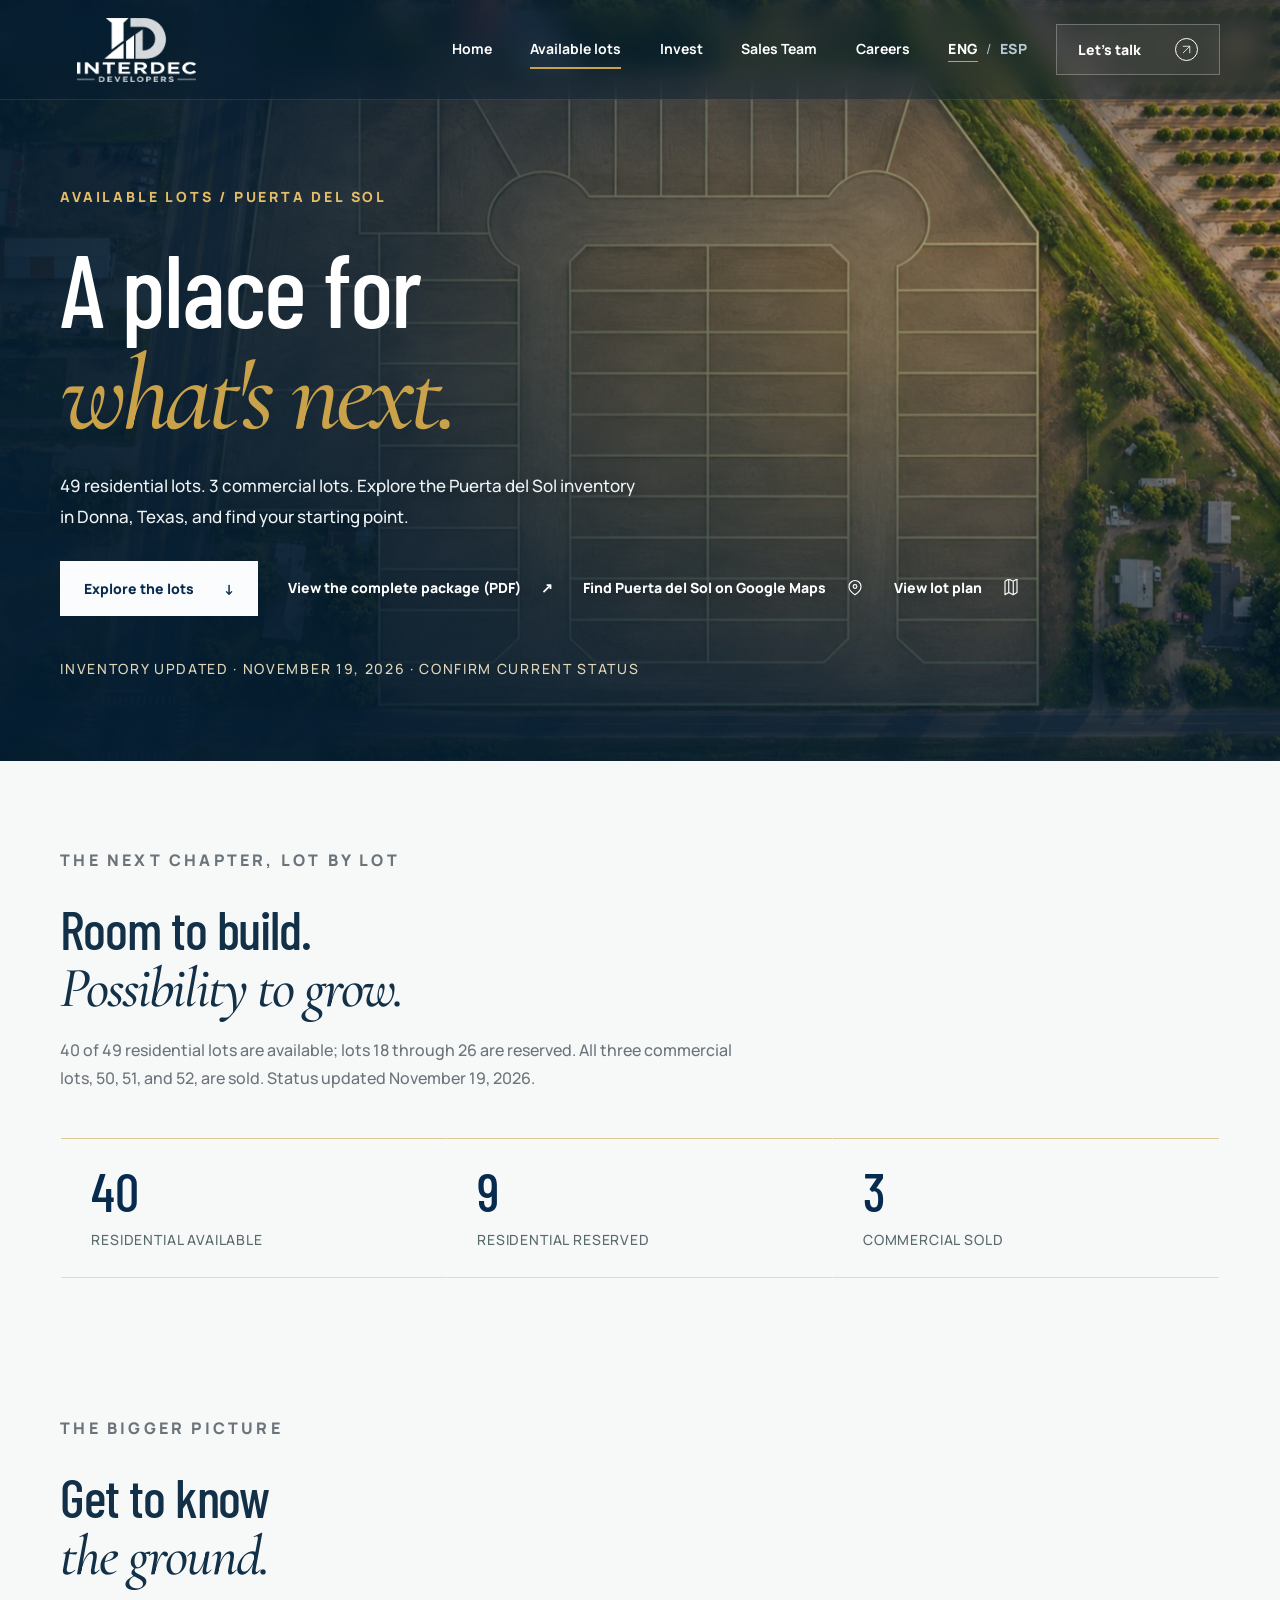
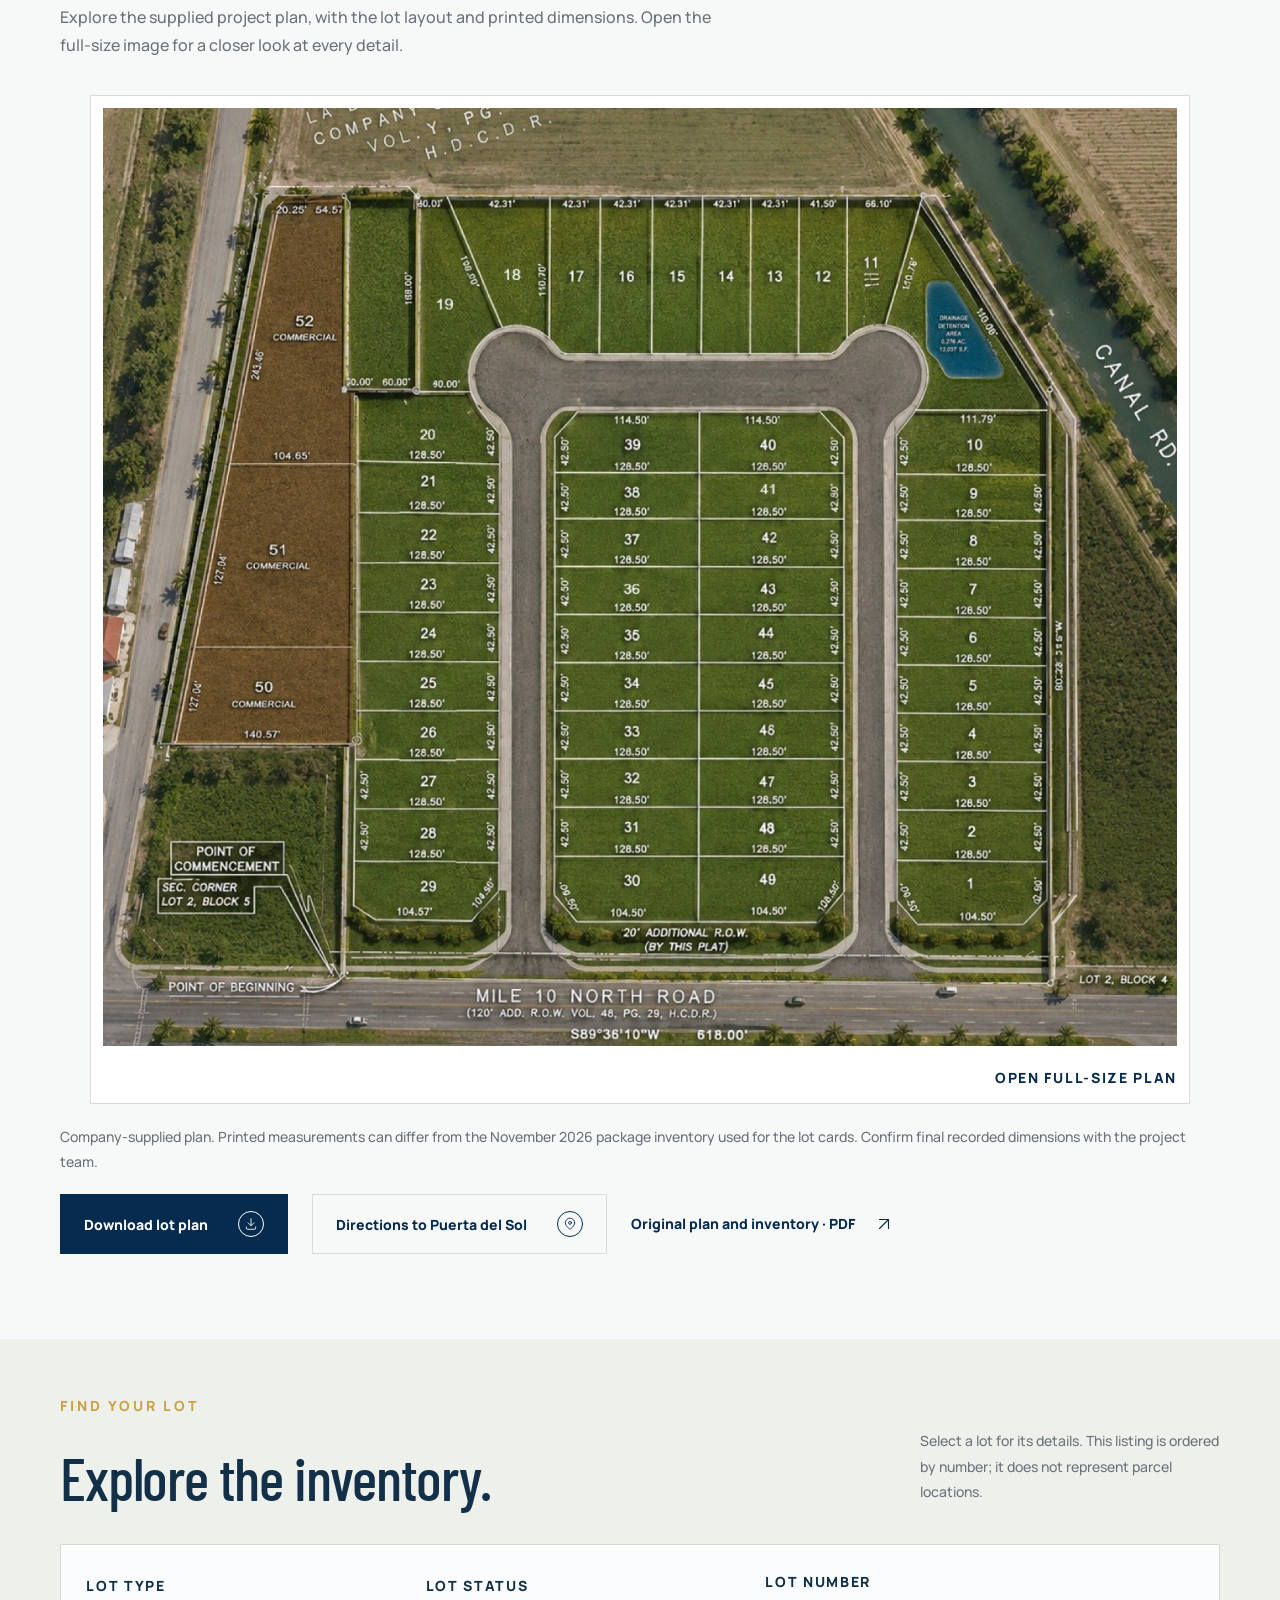
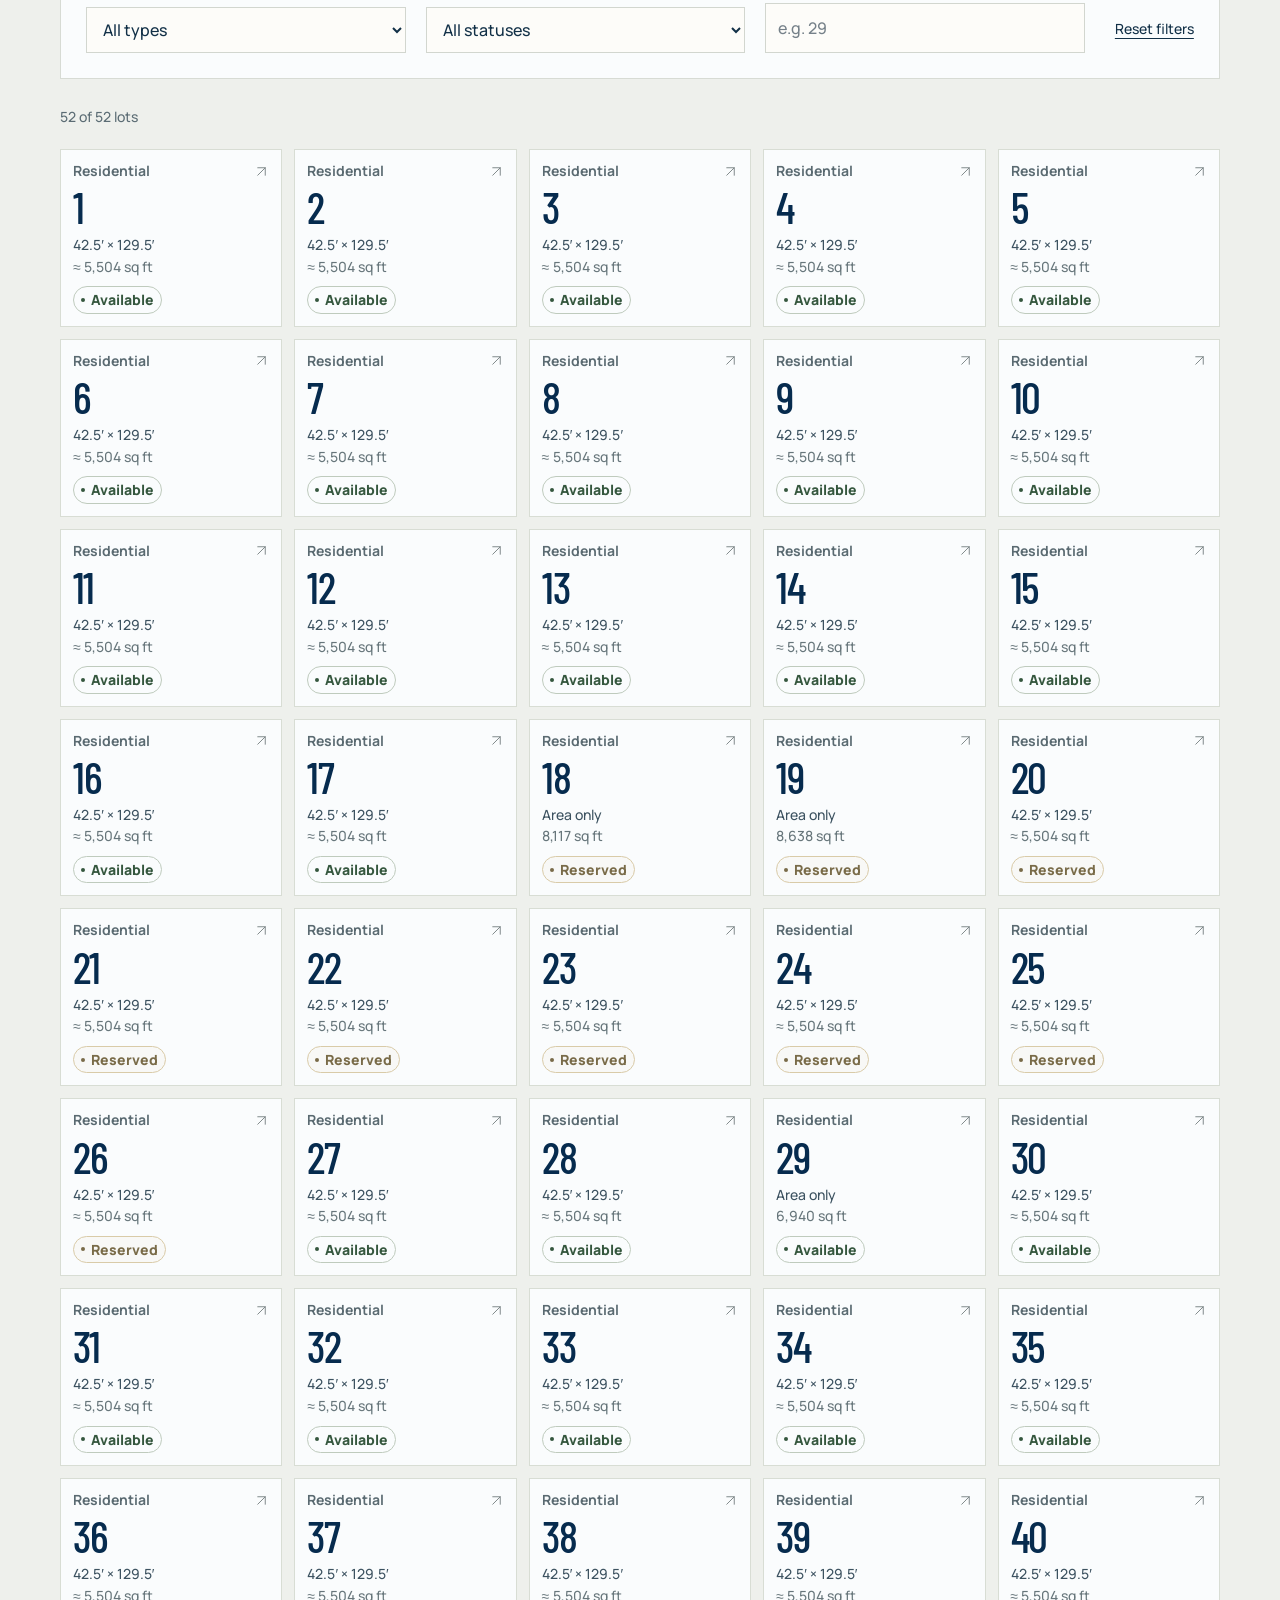
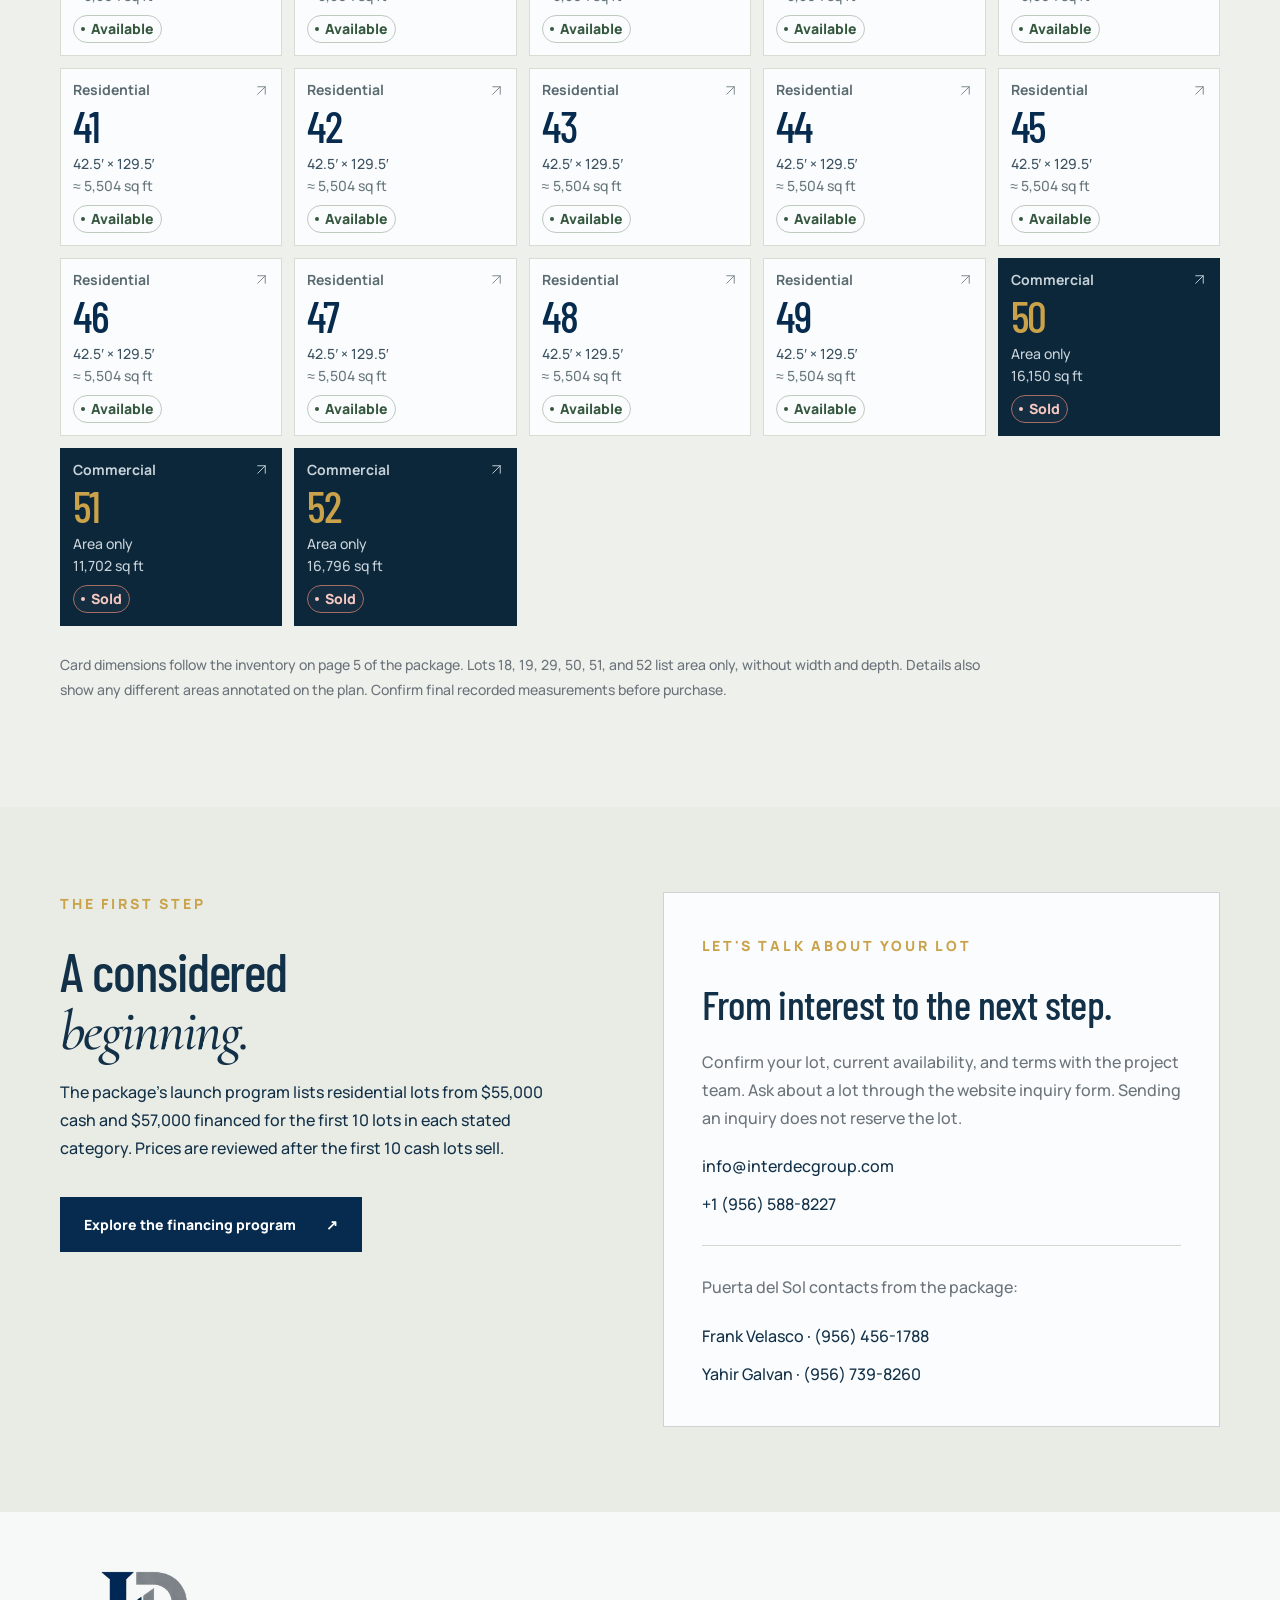
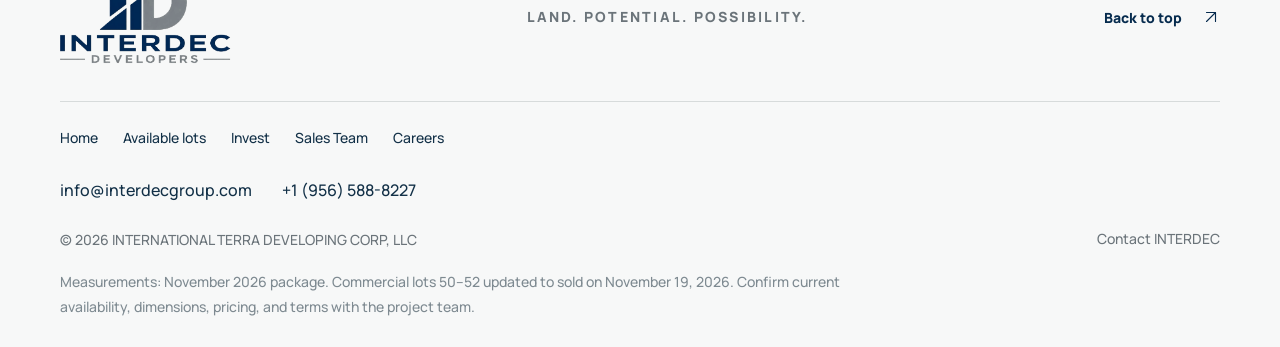
<file: available-lots.html>
<!doctype html>
<html lang="en"><head><meta charset="utf-8"><meta name="viewport" content="width=device-width, initial-scale=1"><meta name="theme-color" content="#0c1b29"><title>Available Lots | Puerta del Sol — INTERDEC</title><meta name="description" content="Explore the Puerta del Sol lot inventory in Donna, Texas: 49 residential and 3 commercial lots, with availability from the November 2026 package."><link rel="icon" href="assets/favicon.svg" type="image/svg+xml"><link rel="preload" href="assets/images/lots-hero-cinematic.webp" as="image" fetchpriority="high"><link rel="stylesheet" href="styles.css?v=20261118-web3forms"><link rel="stylesheet" href="design.css?v=20261118-team"><link rel="stylesheet" href="pages.css?v=20261118-team"><link rel="stylesheet" href="lots.css?v=20261119-sold"><script src="content.js?v=20261119-sold" defer></script><script src="pages.js?v=20261118-team" defer></script><script src="lots.js?v=20261119-sold" defer></script><script src="forms.js?v=20261118-web3forms" defer></script><script src="effects.js?v=20261118-team" defer></script></head>
<body class="subpage lots-page" id="top"><a class="skip-link" href="#main" data-es="Ir al contenido">Skip to content</a><header class="site-header" id="site-header"><a class="brand" href="index.html" aria-label="INTERDEC Developers — home"><img src="assets/images/package/interdec-white-logo.png" width="1103" height="594" alt="INTERDEC Developers"></a><nav class="desktop-nav" aria-label="Main navigation"><a href="index.html" data-es="Inicio">Home</a><a href="available-lots.html" aria-current="page" data-es="Lotes disponibles">Available lots</a><a href="invest.html" data-es="Invertir">Invest</a><a href="sales-team.html" data-es="Equipo de Ventas">Sales Team</a><a href="careers.html" data-es="Empleos">Careers</a></nav><div class="header-actions"><button class="language-toggle" type="button" aria-label="Switch to Spanish"><span class="language-en active">ENG</span><span class="language-divider">/</span><span class="language-es">ESP</span></button><a class="button button-navy header-cta" href="index.html#contact"><span data-es="Hablemos">Let's talk</span><svg class="icon" viewBox="0 0 24 24" aria-hidden="true"><path d="M6 18 18 6M6 6h12v12"/></svg></a><button class="menu-toggle" type="button" aria-expanded="false" aria-controls="mobile-nav" aria-label="Open navigation"><span></span><span></span></button></div></header><nav class="mobile-nav" id="mobile-nav" aria-label="Mobile navigation" hidden>
    <a href="index.html"><span data-es="Inicio">Home</span></a>
    <a href="index.html#projects"><span data-es="Proyectos">Projects</span></a>
    <a href="index.html#approach"><span data-es="Nuestro proceso">Our approach</span></a>
    <a href="index.html#company"><span data-es="Nosotros">The company</span></a>
    <a href="available-lots.html" aria-current="page"><span data-es="Lotes disponibles">Available lots</span></a>
    <a href="invest.html"><span data-es="Invierte">Invest</span></a>
    <a href="sales-team.html"><span data-es="Equipo de Ventas">Sales Team</span></a><a href="careers.html"><span data-es="Empleo">Careers</span></a>
    <a href="index.html#contact"><span data-es="Contacto">Get in touch</span></a>
    <span class="eyebrow">LAND. POTENTIAL. POSSIBILITY.</span>
  </nav><main id="main" class="page-main">
<section class="page-hero lots-hero"><div class="page-hero-inner"><p class="page-kicker" data-es="LOTES DISPONIBLES / PUERTA DEL SOL">AVAILABLE LOTS / PUERTA DEL SOL</p><h1 class="page-title"><span data-es="Un lugar para">A place for</span><br><em data-es="lo que viene.">what's next.</em></h1><p class="page-lead" data-es="49 lotes residenciales. 3 lotes comerciales. Explora el inventario de Puerta del Sol en Donna, Texas, y encuentra por dónde empezar.">49 residential lots. 3 commercial lots. Explore the Puerta del Sol inventory in Donna, Texas, and find your starting point.</p><div class="page-actions"><a class="button button-white" href="#inventory"><span data-es="Explorar los lotes">Explore the lots</span><span aria-hidden="true">↓</span></a><a class="text-link light" href="assets/documents/puerta-del-sol-lot-package-nov-2026.pdf" target="_blank" rel="noopener"><span data-es="Ver el paquete completo (PDF)">View the complete package (PDF)</span><span aria-hidden="true">↗</span></a><a class="text-link" data-project-map href="https://maps.app.goo.gl/81aUoBMNfsy8Tv879?g_st=it" target="_blank" rel="noopener noreferrer"><span data-es="Ubica Puerta del Sol en Google Maps">Find Puerta del Sol on Google Maps</span><svg class="icon" viewBox="0 0 24 24" aria-hidden="true"><path d="M20 10c0 6-8 11-8 11S4 16 4 10a8 8 0 1 1 16 0Z"/><circle cx="12" cy="10" r="2.5"/></svg></a><a class="text-link light" href="#site-plan"><span data-es="Ver plano de lotes">View lot plan</span><svg class="icon" viewBox="0 0 24 24" aria-hidden="true"><path d="M4 3v18l5-3 6 3 5-3V0l-5 3-6-3-5 3Zm5-3v18m6-15v18"/></svg></a></div><p class="lots-snapshot" data-es="INVENTARIO ACTUALIZADO · 19 DE NOVIEMBRE DE 2026 · CONFIRMA EL ESTATUS ACTUAL">INVENTORY UPDATED · NOVEMBER 19, 2026 · CONFIRM CURRENT STATUS</p></div><div class="lots-hero-art" aria-hidden="true"><span>49</span><span>+ 03</span></div></section>
<section class="page-section lots-overview" aria-labelledby="lots-overview-title"><div class="page-section-heading"><p class="page-kicker" data-es="EL SIGUIENTE CAPÍTULO, LOTE POR LOTE">THE NEXT CHAPTER, LOT BY LOT</p><h2 id="lots-overview-title" class="display-title"><span data-es="Espacio para construir.">Room to build.</span><br><em data-es="Posibilidad para crecer.">Possibility to grow.</em></h2><p data-es="40 de 49 lotes residenciales disponibles; los lotes 18 al 26 están apartados. Los tres lotes comerciales, 50, 51 y 52, están vendidos. Estatus actualizado el 19 de noviembre de 2026.">40 of 49 residential lots are available; lots 18 through 26 are reserved. All three commercial lots, 50, 51, and 52, are sold. Status updated November 19, 2026.</p></div><div class="stat-grid lots-stats"><div class="stat-card"><span class="stat-value">40</span><span class="stat-label" data-es="RESIDENCIALES DISPONIBLES">RESIDENTIAL AVAILABLE</span></div><div class="stat-card"><span class="stat-value">9</span><span class="stat-label" data-es="RESIDENCIALES APARTADOS">RESIDENTIAL RESERVED</span></div><div class="stat-card"><span class="stat-value">3</span><span class="stat-label" data-es="COMERCIALES VENDIDOS">COMMERCIAL SOLD</span></div></div></section>
<section class="page-section lots-plan" id="site-plan" aria-labelledby="plan-title">
  <div class="page-section-heading"><p class="page-kicker" data-es="EL PANORAMA COMPLETO">THE BIGGER PICTURE</p><h2 id="plan-title" class="display-title"><span data-es="Conoce el">Get to know</span><br><em data-es="terreno.">the ground.</em></h2><p data-es="Explora el plano proporcionado del proyecto, con la distribución de los lotes y sus medidas impresas. Abre la imagen en tamaño completo para consultar cada detalle.">Explore the supplied project plan, with the lot layout and printed dimensions. Open the full-size image for a closer look at every detail.</p></div>
  <a class="lots-plan-image lots-plan-image--detailed" href="assets/images/land.jpg" target="_blank" rel="noopener noreferrer" aria-labelledby="full-plan-label"><img id="detailed-lot-plan" src="assets/images/land.jpg" width="1280" height="1118" alt="Supplied Puerta del Sol lot plan with numbered residential and commercial lots, printed dimensions, roads and drainage area" loading="lazy" decoding="async"><span id="full-plan-label" data-es="ABRIR PLANO EN TAMAÑO COMPLETO">OPEN FULL-SIZE PLAN</span></a>
  <p class="source-note" data-es="Plano proporcionado por la empresa. Las medidas impresas pueden diferir del inventario del paquete de noviembre de 2026, que es la fuente de las fichas de lotes. Confirma las medidas finales registradas con el equipo del proyecto.">Company-supplied plan. Printed measurements can differ from the November 2026 package inventory used for the lot cards. Confirm final recorded dimensions with the project team.</p>
  <div class="page-actions lots-plan-actions"><a class="button button-navy" href="assets/images/land.jpg" download="Puerta-del-Sol-Lot-Plan.jpg"><span data-es="Descargar plano">Download lot plan</span><svg class="icon" viewBox="0 0 24 24" aria-hidden="true"><path d="M12 3v12m-5-5 5 5 5-5M4 17v4h16v-4"/></svg></a><a class="button button-outline" data-project-map href="https://maps.app.goo.gl/81aUoBMNfsy8Tv879?g_st=it" target="_blank" rel="noopener noreferrer"><span data-es="Cómo llegar a Puerta del Sol">Directions to Puerta del Sol</span><svg class="icon" viewBox="0 0 24 24" aria-hidden="true"><path d="M20 10c0 6-8 11-8 11S4 16 4 10a8 8 0 1 1 16 0Z"/><circle cx="12" cy="10" r="2.5"/></svg></a><a class="text-link" href="assets/documents/puerta-del-sol-lot-package-nov-2026.pdf#page=4" target="_blank" rel="noopener noreferrer"><span data-es="Ver plano e inventario originales · PDF">Original plan and inventory · PDF</span><svg class="icon" viewBox="0 0 24 24" aria-hidden="true"><path d="M6 18 18 6M6 6h12v12"/></svg></a></div>
</section>
<section class="page-section lots-browser" id="inventory" aria-labelledby="inventory-title"><div class="lots-browser-heading"><div><p class="page-kicker" data-es="ENCUENTRA TU LOTE">FIND YOUR LOT</p><h2 class="display-title" id="inventory-title" data-es="Explora el inventario.">Explore the inventory.</h2></div><p class="source-note" data-es="Selecciona un lote para ver sus detalles. El listado está ordenado por número; no representa la ubicación física de los lotes.">Select a lot for its details. This listing is ordered by number; it does not represent parcel locations.</p></div><form class="lots-filters" id="lot-filters" aria-label="Filter lots"><div><label for="lot-type" data-es="TIPO DE LOTE">LOT TYPE</label><select id="lot-type"><option value="all" data-es="Todos los tipos">All types</option><option value="residential" data-es="Residencial">Residential</option><option value="commercial" data-es="Comercial">Commercial</option></select></div><div><label for="lot-status" data-es="ESTATUS DEL LOTE">LOT STATUS</label><select id="lot-status"><option value="all" data-es="Todos los estatus">All statuses</option><option value="available" data-es="Disponible">Available</option><option value="reserved" data-es="Apartado">Reserved</option><option value="sold" data-es="Vendido">Sold</option></select></div><div><label for="lot-search" data-es="NÚMERO DE LOTE">LOT NUMBER</label><input id="lot-search" type="search" inputmode="numeric" autocomplete="off" placeholder="e.g. 29" data-placeholder-es="p. ej. 29"></div><button type="reset" id="lot-reset" class="lots-reset" data-es="Restablecer filtros">Reset filters</button></form><p id="lot-results" class="lots-results" role="status" aria-live="polite" data-es="52 lotes de 52">52 of 52 lots</p><ol class="lots-grid" id="lots-grid"><li class="lots-item"><button class="lot-card" type="button" data-lot="1" data-width="42.5" data-depth="129.5" data-kind="residential" data-status="available" data-area="5504" data-plan-area="5515" aria-haspopup="dialog" aria-label="Lot 1, residential, available"><span class="lot-card-top"><span class="lot-card-kind" data-es="Residencial">Residential</span><svg class="icon lot-card-arrow" viewBox="0 0 24 24" aria-hidden="true"><path d="M6 18 18 6M6 6h12v12"/></svg></span><strong>1</strong><span class="lot-card-dimensions" data-es="42.5 × 129.5 pies">42.5′ × 129.5′</span><span class="lot-card-area">≈ 5,504 <span data-es="pies²">sq ft</span></span><span class="lot-status available" data-es="Disponible">Available</span></button></li>
<li class="lots-item"><button class="lot-card" type="button" data-lot="2" data-width="42.5" data-depth="129.5" data-kind="residential" data-status="available" data-area="5504" data-plan-area="" aria-haspopup="dialog" aria-label="Lot 2, residential, available"><span class="lot-card-top"><span class="lot-card-kind" data-es="Residencial">Residential</span><svg class="icon lot-card-arrow" viewBox="0 0 24 24" aria-hidden="true"><path d="M6 18 18 6M6 6h12v12"/></svg></span><strong>2</strong><span class="lot-card-dimensions" data-es="42.5 × 129.5 pies">42.5′ × 129.5′</span><span class="lot-card-area">≈ 5,504 <span data-es="pies²">sq ft</span></span><span class="lot-status available" data-es="Disponible">Available</span></button></li>
<li class="lots-item"><button class="lot-card" type="button" data-lot="3" data-width="42.5" data-depth="129.5" data-kind="residential" data-status="available" data-area="5504" data-plan-area="" aria-haspopup="dialog" aria-label="Lot 3, residential, available"><span class="lot-card-top"><span class="lot-card-kind" data-es="Residencial">Residential</span><svg class="icon lot-card-arrow" viewBox="0 0 24 24" aria-hidden="true"><path d="M6 18 18 6M6 6h12v12"/></svg></span><strong>3</strong><span class="lot-card-dimensions" data-es="42.5 × 129.5 pies">42.5′ × 129.5′</span><span class="lot-card-area">≈ 5,504 <span data-es="pies²">sq ft</span></span><span class="lot-status available" data-es="Disponible">Available</span></button></li>
<li class="lots-item"><button class="lot-card" type="button" data-lot="4" data-width="42.5" data-depth="129.5" data-kind="residential" data-status="available" data-area="5504" data-plan-area="" aria-haspopup="dialog" aria-label="Lot 4, residential, available"><span class="lot-card-top"><span class="lot-card-kind" data-es="Residencial">Residential</span><svg class="icon lot-card-arrow" viewBox="0 0 24 24" aria-hidden="true"><path d="M6 18 18 6M6 6h12v12"/></svg></span><strong>4</strong><span class="lot-card-dimensions" data-es="42.5 × 129.5 pies">42.5′ × 129.5′</span><span class="lot-card-area">≈ 5,504 <span data-es="pies²">sq ft</span></span><span class="lot-status available" data-es="Disponible">Available</span></button></li>
<li class="lots-item"><button class="lot-card" type="button" data-lot="5" data-width="42.5" data-depth="129.5" data-kind="residential" data-status="available" data-area="5504" data-plan-area="" aria-haspopup="dialog" aria-label="Lot 5, residential, available"><span class="lot-card-top"><span class="lot-card-kind" data-es="Residencial">Residential</span><svg class="icon lot-card-arrow" viewBox="0 0 24 24" aria-hidden="true"><path d="M6 18 18 6M6 6h12v12"/></svg></span><strong>5</strong><span class="lot-card-dimensions" data-es="42.5 × 129.5 pies">42.5′ × 129.5′</span><span class="lot-card-area">≈ 5,504 <span data-es="pies²">sq ft</span></span><span class="lot-status available" data-es="Disponible">Available</span></button></li>
<li class="lots-item"><button class="lot-card" type="button" data-lot="6" data-width="42.5" data-depth="129.5" data-kind="residential" data-status="available" data-area="5504" data-plan-area="" aria-haspopup="dialog" aria-label="Lot 6, residential, available"><span class="lot-card-top"><span class="lot-card-kind" data-es="Residencial">Residential</span><svg class="icon lot-card-arrow" viewBox="0 0 24 24" aria-hidden="true"><path d="M6 18 18 6M6 6h12v12"/></svg></span><strong>6</strong><span class="lot-card-dimensions" data-es="42.5 × 129.5 pies">42.5′ × 129.5′</span><span class="lot-card-area">≈ 5,504 <span data-es="pies²">sq ft</span></span><span class="lot-status available" data-es="Disponible">Available</span></button></li>
<li class="lots-item"><button class="lot-card" type="button" data-lot="7" data-width="42.5" data-depth="129.5" data-kind="residential" data-status="available" data-area="5504" data-plan-area="" aria-haspopup="dialog" aria-label="Lot 7, residential, available"><span class="lot-card-top"><span class="lot-card-kind" data-es="Residencial">Residential</span><svg class="icon lot-card-arrow" viewBox="0 0 24 24" aria-hidden="true"><path d="M6 18 18 6M6 6h12v12"/></svg></span><strong>7</strong><span class="lot-card-dimensions" data-es="42.5 × 129.5 pies">42.5′ × 129.5′</span><span class="lot-card-area">≈ 5,504 <span data-es="pies²">sq ft</span></span><span class="lot-status available" data-es="Disponible">Available</span></button></li>
<li class="lots-item"><button class="lot-card" type="button" data-lot="8" data-width="42.5" data-depth="129.5" data-kind="residential" data-status="available" data-area="5504" data-plan-area="" aria-haspopup="dialog" aria-label="Lot 8, residential, available"><span class="lot-card-top"><span class="lot-card-kind" data-es="Residencial">Residential</span><svg class="icon lot-card-arrow" viewBox="0 0 24 24" aria-hidden="true"><path d="M6 18 18 6M6 6h12v12"/></svg></span><strong>8</strong><span class="lot-card-dimensions" data-es="42.5 × 129.5 pies">42.5′ × 129.5′</span><span class="lot-card-area">≈ 5,504 <span data-es="pies²">sq ft</span></span><span class="lot-status available" data-es="Disponible">Available</span></button></li>
<li class="lots-item"><button class="lot-card" type="button" data-lot="9" data-width="42.5" data-depth="129.5" data-kind="residential" data-status="available" data-area="5504" data-plan-area="" aria-haspopup="dialog" aria-label="Lot 9, residential, available"><span class="lot-card-top"><span class="lot-card-kind" data-es="Residencial">Residential</span><svg class="icon lot-card-arrow" viewBox="0 0 24 24" aria-hidden="true"><path d="M6 18 18 6M6 6h12v12"/></svg></span><strong>9</strong><span class="lot-card-dimensions" data-es="42.5 × 129.5 pies">42.5′ × 129.5′</span><span class="lot-card-area">≈ 5,504 <span data-es="pies²">sq ft</span></span><span class="lot-status available" data-es="Disponible">Available</span></button></li>
<li class="lots-item"><button class="lot-card" type="button" data-lot="10" data-width="42.5" data-depth="129.5" data-kind="residential" data-status="available" data-area="5504" data-plan-area="5519" aria-haspopup="dialog" aria-label="Lot 10, residential, available"><span class="lot-card-top"><span class="lot-card-kind" data-es="Residencial">Residential</span><svg class="icon lot-card-arrow" viewBox="0 0 24 24" aria-hidden="true"><path d="M6 18 18 6M6 6h12v12"/></svg></span><strong>10</strong><span class="lot-card-dimensions" data-es="42.5 × 129.5 pies">42.5′ × 129.5′</span><span class="lot-card-area">≈ 5,504 <span data-es="pies²">sq ft</span></span><span class="lot-status available" data-es="Disponible">Available</span></button></li>
<li class="lots-item"><button class="lot-card" type="button" data-lot="11" data-width="42.5" data-depth="129.5" data-kind="residential" data-status="available" data-area="5504" data-plan-area="5506" aria-haspopup="dialog" aria-label="Lot 11, residential, available"><span class="lot-card-top"><span class="lot-card-kind" data-es="Residencial">Residential</span><svg class="icon lot-card-arrow" viewBox="0 0 24 24" aria-hidden="true"><path d="M6 18 18 6M6 6h12v12"/></svg></span><strong>11</strong><span class="lot-card-dimensions" data-es="42.5 × 129.5 pies">42.5′ × 129.5′</span><span class="lot-card-area">≈ 5,504 <span data-es="pies²">sq ft</span></span><span class="lot-status available" data-es="Disponible">Available</span></button></li>
<li class="lots-item"><button class="lot-card" type="button" data-lot="12" data-width="42.5" data-depth="129.5" data-kind="residential" data-status="available" data-area="5504" data-plan-area="5506" aria-haspopup="dialog" aria-label="Lot 12, residential, available"><span class="lot-card-top"><span class="lot-card-kind" data-es="Residencial">Residential</span><svg class="icon lot-card-arrow" viewBox="0 0 24 24" aria-hidden="true"><path d="M6 18 18 6M6 6h12v12"/></svg></span><strong>12</strong><span class="lot-card-dimensions" data-es="42.5 × 129.5 pies">42.5′ × 129.5′</span><span class="lot-card-area">≈ 5,504 <span data-es="pies²">sq ft</span></span><span class="lot-status available" data-es="Disponible">Available</span></button></li>
<li class="lots-item"><button class="lot-card" type="button" data-lot="13" data-width="42.5" data-depth="129.5" data-kind="residential" data-status="available" data-area="5504" data-plan-area="5500" aria-haspopup="dialog" aria-label="Lot 13, residential, available"><span class="lot-card-top"><span class="lot-card-kind" data-es="Residencial">Residential</span><svg class="icon lot-card-arrow" viewBox="0 0 24 24" aria-hidden="true"><path d="M6 18 18 6M6 6h12v12"/></svg></span><strong>13</strong><span class="lot-card-dimensions" data-es="42.5 × 129.5 pies">42.5′ × 129.5′</span><span class="lot-card-area">≈ 5,504 <span data-es="pies²">sq ft</span></span><span class="lot-status available" data-es="Disponible">Available</span></button></li>
<li class="lots-item"><button class="lot-card" type="button" data-lot="14" data-width="42.5" data-depth="129.5" data-kind="residential" data-status="available" data-area="5504" data-plan-area="5500" aria-haspopup="dialog" aria-label="Lot 14, residential, available"><span class="lot-card-top"><span class="lot-card-kind" data-es="Residencial">Residential</span><svg class="icon lot-card-arrow" viewBox="0 0 24 24" aria-hidden="true"><path d="M6 18 18 6M6 6h12v12"/></svg></span><strong>14</strong><span class="lot-card-dimensions" data-es="42.5 × 129.5 pies">42.5′ × 129.5′</span><span class="lot-card-area">≈ 5,504 <span data-es="pies²">sq ft</span></span><span class="lot-status available" data-es="Disponible">Available</span></button></li>
<li class="lots-item"><button class="lot-card" type="button" data-lot="15" data-width="42.5" data-depth="129.5" data-kind="residential" data-status="available" data-area="5504" data-plan-area="5500" aria-haspopup="dialog" aria-label="Lot 15, residential, available"><span class="lot-card-top"><span class="lot-card-kind" data-es="Residencial">Residential</span><svg class="icon lot-card-arrow" viewBox="0 0 24 24" aria-hidden="true"><path d="M6 18 18 6M6 6h12v12"/></svg></span><strong>15</strong><span class="lot-card-dimensions" data-es="42.5 × 129.5 pies">42.5′ × 129.5′</span><span class="lot-card-area">≈ 5,504 <span data-es="pies²">sq ft</span></span><span class="lot-status available" data-es="Disponible">Available</span></button></li>
<li class="lots-item"><button class="lot-card" type="button" data-lot="16" data-width="42.5" data-depth="129.5" data-kind="residential" data-status="available" data-area="5504" data-plan-area="5500" aria-haspopup="dialog" aria-label="Lot 16, residential, available"><span class="lot-card-top"><span class="lot-card-kind" data-es="Residencial">Residential</span><svg class="icon lot-card-arrow" viewBox="0 0 24 24" aria-hidden="true"><path d="M6 18 18 6M6 6h12v12"/></svg></span><strong>16</strong><span class="lot-card-dimensions" data-es="42.5 × 129.5 pies">42.5′ × 129.5′</span><span class="lot-card-area">≈ 5,504 <span data-es="pies²">sq ft</span></span><span class="lot-status available" data-es="Disponible">Available</span></button></li>
<li class="lots-item"><button class="lot-card" type="button" data-lot="17" data-width="42.5" data-depth="129.5" data-kind="residential" data-status="available" data-area="5504" data-plan-area="5659" aria-haspopup="dialog" aria-label="Lot 17, residential, available"><span class="lot-card-top"><span class="lot-card-kind" data-es="Residencial">Residential</span><svg class="icon lot-card-arrow" viewBox="0 0 24 24" aria-hidden="true"><path d="M6 18 18 6M6 6h12v12"/></svg></span><strong>17</strong><span class="lot-card-dimensions" data-es="42.5 × 129.5 pies">42.5′ × 129.5′</span><span class="lot-card-area">≈ 5,504 <span data-es="pies²">sq ft</span></span><span class="lot-status available" data-es="Disponible">Available</span></button></li>
<li class="lots-item" hidden><button class="lot-card" type="button" data-lot="18" data-kind="residential" data-status="reserved" data-area="8117" data-plan-area="8117" aria-haspopup="dialog" aria-label="Lot 18, residential, reserved"><span class="lot-card-top"><span class="lot-card-kind" data-es="Residencial">Residential</span><svg class="icon lot-card-arrow" viewBox="0 0 24 24" aria-hidden="true"><path d="M6 18 18 6M6 6h12v12"/></svg></span><strong>18</strong><span class="lot-card-dimensions" data-es="Solo superficie">Area only</span><span class="lot-card-area">8,117 <span data-es="pies²">sq ft</span></span><span class="lot-status reserved" data-es="Apartado">Reserved</span></button></li>
<li class="lots-item" hidden><button class="lot-card" type="button" data-lot="19" data-kind="residential" data-status="reserved" data-area="8638" data-plan-area="8638" aria-haspopup="dialog" aria-label="Lot 19, residential, reserved"><span class="lot-card-top"><span class="lot-card-kind" data-es="Residencial">Residential</span><svg class="icon lot-card-arrow" viewBox="0 0 24 24" aria-hidden="true"><path d="M6 18 18 6M6 6h12v12"/></svg></span><strong>19</strong><span class="lot-card-dimensions" data-es="Solo superficie">Area only</span><span class="lot-card-area">8,638 <span data-es="pies²">sq ft</span></span><span class="lot-status reserved" data-es="Apartado">Reserved</span></button></li>
<li class="lots-item" hidden><button class="lot-card" type="button" data-lot="20" data-width="42.5" data-depth="129.5" data-kind="residential" data-status="reserved" data-area="5504" data-plan-area="5507" aria-haspopup="dialog" aria-label="Lot 20, residential, reserved"><span class="lot-card-top"><span class="lot-card-kind" data-es="Residencial">Residential</span><svg class="icon lot-card-arrow" viewBox="0 0 24 24" aria-hidden="true"><path d="M6 18 18 6M6 6h12v12"/></svg></span><strong>20</strong><span class="lot-card-dimensions" data-es="42.5 × 129.5 pies">42.5′ × 129.5′</span><span class="lot-card-area">≈ 5,504 <span data-es="pies²">sq ft</span></span><span class="lot-status reserved" data-es="Apartado">Reserved</span></button></li>
<li class="lots-item" hidden><button class="lot-card" type="button" data-lot="21" data-width="42.5" data-depth="129.5" data-kind="residential" data-status="reserved" data-area="5504" data-plan-area="" aria-haspopup="dialog" aria-label="Lot 21, residential, reserved"><span class="lot-card-top"><span class="lot-card-kind" data-es="Residencial">Residential</span><svg class="icon lot-card-arrow" viewBox="0 0 24 24" aria-hidden="true"><path d="M6 18 18 6M6 6h12v12"/></svg></span><strong>21</strong><span class="lot-card-dimensions" data-es="42.5 × 129.5 pies">42.5′ × 129.5′</span><span class="lot-card-area">≈ 5,504 <span data-es="pies²">sq ft</span></span><span class="lot-status reserved" data-es="Apartado">Reserved</span></button></li>
<li class="lots-item" hidden><button class="lot-card" type="button" data-lot="22" data-width="42.5" data-depth="129.5" data-kind="residential" data-status="reserved" data-area="5504" data-plan-area="" aria-haspopup="dialog" aria-label="Lot 22, residential, reserved"><span class="lot-card-top"><span class="lot-card-kind" data-es="Residencial">Residential</span><svg class="icon lot-card-arrow" viewBox="0 0 24 24" aria-hidden="true"><path d="M6 18 18 6M6 6h12v12"/></svg></span><strong>22</strong><span class="lot-card-dimensions" data-es="42.5 × 129.5 pies">42.5′ × 129.5′</span><span class="lot-card-area">≈ 5,504 <span data-es="pies²">sq ft</span></span><span class="lot-status reserved" data-es="Apartado">Reserved</span></button></li>
<li class="lots-item" hidden><button class="lot-card" type="button" data-lot="23" data-width="42.5" data-depth="129.5" data-kind="residential" data-status="reserved" data-area="5504" data-plan-area="" aria-haspopup="dialog" aria-label="Lot 23, residential, reserved"><span class="lot-card-top"><span class="lot-card-kind" data-es="Residencial">Residential</span><svg class="icon lot-card-arrow" viewBox="0 0 24 24" aria-hidden="true"><path d="M6 18 18 6M6 6h12v12"/></svg></span><strong>23</strong><span class="lot-card-dimensions" data-es="42.5 × 129.5 pies">42.5′ × 129.5′</span><span class="lot-card-area">≈ 5,504 <span data-es="pies²">sq ft</span></span><span class="lot-status reserved" data-es="Apartado">Reserved</span></button></li>
<li class="lots-item" hidden><button class="lot-card" type="button" data-lot="24" data-width="42.5" data-depth="129.5" data-kind="residential" data-status="reserved" data-area="5504" data-plan-area="" aria-haspopup="dialog" aria-label="Lot 24, residential, reserved"><span class="lot-card-top"><span class="lot-card-kind" data-es="Residencial">Residential</span><svg class="icon lot-card-arrow" viewBox="0 0 24 24" aria-hidden="true"><path d="M6 18 18 6M6 6h12v12"/></svg></span><strong>24</strong><span class="lot-card-dimensions" data-es="42.5 × 129.5 pies">42.5′ × 129.5′</span><span class="lot-card-area">≈ 5,504 <span data-es="pies²">sq ft</span></span><span class="lot-status reserved" data-es="Apartado">Reserved</span></button></li>
<li class="lots-item" hidden><button class="lot-card" type="button" data-lot="25" data-width="42.5" data-depth="129.5" data-kind="residential" data-status="reserved" data-area="5504" data-plan-area="" aria-haspopup="dialog" aria-label="Lot 25, residential, reserved"><span class="lot-card-top"><span class="lot-card-kind" data-es="Residencial">Residential</span><svg class="icon lot-card-arrow" viewBox="0 0 24 24" aria-hidden="true"><path d="M6 18 18 6M6 6h12v12"/></svg></span><strong>25</strong><span class="lot-card-dimensions" data-es="42.5 × 129.5 pies">42.5′ × 129.5′</span><span class="lot-card-area">≈ 5,504 <span data-es="pies²">sq ft</span></span><span class="lot-status reserved" data-es="Apartado">Reserved</span></button></li>
<li class="lots-item" hidden><button class="lot-card" type="button" data-lot="26" data-width="42.5" data-depth="129.5" data-kind="residential" data-status="reserved" data-area="5504" data-plan-area="" aria-haspopup="dialog" aria-label="Lot 26, residential, reserved"><span class="lot-card-top"><span class="lot-card-kind" data-es="Residencial">Residential</span><svg class="icon lot-card-arrow" viewBox="0 0 24 24" aria-hidden="true"><path d="M6 18 18 6M6 6h12v12"/></svg></span><strong>26</strong><span class="lot-card-dimensions" data-es="42.5 × 129.5 pies">42.5′ × 129.5′</span><span class="lot-card-area">≈ 5,504 <span data-es="pies²">sq ft</span></span><span class="lot-status reserved" data-es="Apartado">Reserved</span></button></li>
<li class="lots-item"><button class="lot-card" type="button" data-lot="27" data-width="42.5" data-depth="129.5" data-kind="residential" data-status="available" data-area="5504" data-plan-area="" aria-haspopup="dialog" aria-label="Lot 27, residential, available"><span class="lot-card-top"><span class="lot-card-kind" data-es="Residencial">Residential</span><svg class="icon lot-card-arrow" viewBox="0 0 24 24" aria-hidden="true"><path d="M6 18 18 6M6 6h12v12"/></svg></span><strong>27</strong><span class="lot-card-dimensions" data-es="42.5 × 129.5 pies">42.5′ × 129.5′</span><span class="lot-card-area">≈ 5,504 <span data-es="pies²">sq ft</span></span><span class="lot-status available" data-es="Disponible">Available</span></button></li>
<li class="lots-item"><button class="lot-card" type="button" data-lot="28" data-width="42.5" data-depth="129.5" data-kind="residential" data-status="available" data-area="5504" data-plan-area="" aria-haspopup="dialog" aria-label="Lot 28, residential, available"><span class="lot-card-top"><span class="lot-card-kind" data-es="Residencial">Residential</span><svg class="icon lot-card-arrow" viewBox="0 0 24 24" aria-hidden="true"><path d="M6 18 18 6M6 6h12v12"/></svg></span><strong>28</strong><span class="lot-card-dimensions" data-es="42.5 × 129.5 pies">42.5′ × 129.5′</span><span class="lot-card-area">≈ 5,504 <span data-es="pies²">sq ft</span></span><span class="lot-status available" data-es="Disponible">Available</span></button></li>
<li class="lots-item"><button class="lot-card" type="button" data-lot="29" data-kind="residential" data-status="available" data-area="6940" data-plan-area="6940" aria-haspopup="dialog" aria-label="Lot 29, residential, available"><span class="lot-card-top"><span class="lot-card-kind" data-es="Residencial">Residential</span><svg class="icon lot-card-arrow" viewBox="0 0 24 24" aria-hidden="true"><path d="M6 18 18 6M6 6h12v12"/></svg></span><strong>29</strong><span class="lot-card-dimensions" data-es="Solo superficie">Area only</span><span class="lot-card-area">6,940 <span data-es="pies²">sq ft</span></span><span class="lot-status available" data-es="Disponible">Available</span></button></li>
<li class="lots-item"><button class="lot-card" type="button" data-lot="30" data-width="42.5" data-depth="129.5" data-kind="residential" data-status="available" data-area="5504" data-plan-area="5515" aria-haspopup="dialog" aria-label="Lot 30, residential, available"><span class="lot-card-top"><span class="lot-card-kind" data-es="Residencial">Residential</span><svg class="icon lot-card-arrow" viewBox="0 0 24 24" aria-hidden="true"><path d="M6 18 18 6M6 6h12v12"/></svg></span><strong>30</strong><span class="lot-card-dimensions" data-es="42.5 × 129.5 pies">42.5′ × 129.5′</span><span class="lot-card-area">≈ 5,504 <span data-es="pies²">sq ft</span></span><span class="lot-status available" data-es="Disponible">Available</span></button></li>
<li class="lots-item"><button class="lot-card" type="button" data-lot="31" data-width="42.5" data-depth="129.5" data-kind="residential" data-status="available" data-area="5504" data-plan-area="" aria-haspopup="dialog" aria-label="Lot 31, residential, available"><span class="lot-card-top"><span class="lot-card-kind" data-es="Residencial">Residential</span><svg class="icon lot-card-arrow" viewBox="0 0 24 24" aria-hidden="true"><path d="M6 18 18 6M6 6h12v12"/></svg></span><strong>31</strong><span class="lot-card-dimensions" data-es="42.5 × 129.5 pies">42.5′ × 129.5′</span><span class="lot-card-area">≈ 5,504 <span data-es="pies²">sq ft</span></span><span class="lot-status available" data-es="Disponible">Available</span></button></li>
<li class="lots-item"><button class="lot-card" type="button" data-lot="32" data-width="42.5" data-depth="129.5" data-kind="residential" data-status="available" data-area="5504" data-plan-area="" aria-haspopup="dialog" aria-label="Lot 32, residential, available"><span class="lot-card-top"><span class="lot-card-kind" data-es="Residencial">Residential</span><svg class="icon lot-card-arrow" viewBox="0 0 24 24" aria-hidden="true"><path d="M6 18 18 6M6 6h12v12"/></svg></span><strong>32</strong><span class="lot-card-dimensions" data-es="42.5 × 129.5 pies">42.5′ × 129.5′</span><span class="lot-card-area">≈ 5,504 <span data-es="pies²">sq ft</span></span><span class="lot-status available" data-es="Disponible">Available</span></button></li>
<li class="lots-item"><button class="lot-card" type="button" data-lot="33" data-width="42.5" data-depth="129.5" data-kind="residential" data-status="available" data-area="5504" data-plan-area="" aria-haspopup="dialog" aria-label="Lot 33, residential, available"><span class="lot-card-top"><span class="lot-card-kind" data-es="Residencial">Residential</span><svg class="icon lot-card-arrow" viewBox="0 0 24 24" aria-hidden="true"><path d="M6 18 18 6M6 6h12v12"/></svg></span><strong>33</strong><span class="lot-card-dimensions" data-es="42.5 × 129.5 pies">42.5′ × 129.5′</span><span class="lot-card-area">≈ 5,504 <span data-es="pies²">sq ft</span></span><span class="lot-status available" data-es="Disponible">Available</span></button></li>
<li class="lots-item"><button class="lot-card" type="button" data-lot="34" data-width="42.5" data-depth="129.5" data-kind="residential" data-status="available" data-area="5504" data-plan-area="" aria-haspopup="dialog" aria-label="Lot 34, residential, available"><span class="lot-card-top"><span class="lot-card-kind" data-es="Residencial">Residential</span><svg class="icon lot-card-arrow" viewBox="0 0 24 24" aria-hidden="true"><path d="M6 18 18 6M6 6h12v12"/></svg></span><strong>34</strong><span class="lot-card-dimensions" data-es="42.5 × 129.5 pies">42.5′ × 129.5′</span><span class="lot-card-area">≈ 5,504 <span data-es="pies²">sq ft</span></span><span class="lot-status available" data-es="Disponible">Available</span></button></li>
<li class="lots-item"><button class="lot-card" type="button" data-lot="35" data-width="42.5" data-depth="129.5" data-kind="residential" data-status="available" data-area="5504" data-plan-area="" aria-haspopup="dialog" aria-label="Lot 35, residential, available"><span class="lot-card-top"><span class="lot-card-kind" data-es="Residencial">Residential</span><svg class="icon lot-card-arrow" viewBox="0 0 24 24" aria-hidden="true"><path d="M6 18 18 6M6 6h12v12"/></svg></span><strong>35</strong><span class="lot-card-dimensions" data-es="42.5 × 129.5 pies">42.5′ × 129.5′</span><span class="lot-card-area">≈ 5,504 <span data-es="pies²">sq ft</span></span><span class="lot-status available" data-es="Disponible">Available</span></button></li>
<li class="lots-item"><button class="lot-card" type="button" data-lot="36" data-width="42.5" data-depth="129.5" data-kind="residential" data-status="available" data-area="5504" data-plan-area="" aria-haspopup="dialog" aria-label="Lot 36, residential, available"><span class="lot-card-top"><span class="lot-card-kind" data-es="Residencial">Residential</span><svg class="icon lot-card-arrow" viewBox="0 0 24 24" aria-hidden="true"><path d="M6 18 18 6M6 6h12v12"/></svg></span><strong>36</strong><span class="lot-card-dimensions" data-es="42.5 × 129.5 pies">42.5′ × 129.5′</span><span class="lot-card-area">≈ 5,504 <span data-es="pies²">sq ft</span></span><span class="lot-status available" data-es="Disponible">Available</span></button></li>
<li class="lots-item"><button class="lot-card" type="button" data-lot="37" data-width="42.5" data-depth="129.5" data-kind="residential" data-status="available" data-area="5504" data-plan-area="" aria-haspopup="dialog" aria-label="Lot 37, residential, available"><span class="lot-card-top"><span class="lot-card-kind" data-es="Residencial">Residential</span><svg class="icon lot-card-arrow" viewBox="0 0 24 24" aria-hidden="true"><path d="M6 18 18 6M6 6h12v12"/></svg></span><strong>37</strong><span class="lot-card-dimensions" data-es="42.5 × 129.5 pies">42.5′ × 129.5′</span><span class="lot-card-area">≈ 5,504 <span data-es="pies²">sq ft</span></span><span class="lot-status available" data-es="Disponible">Available</span></button></li>
<li class="lots-item"><button class="lot-card" type="button" data-lot="38" data-width="42.5" data-depth="129.5" data-kind="residential" data-status="available" data-area="5504" data-plan-area="" aria-haspopup="dialog" aria-label="Lot 38, residential, available"><span class="lot-card-top"><span class="lot-card-kind" data-es="Residencial">Residential</span><svg class="icon lot-card-arrow" viewBox="0 0 24 24" aria-hidden="true"><path d="M6 18 18 6M6 6h12v12"/></svg></span><strong>38</strong><span class="lot-card-dimensions" data-es="42.5 × 129.5 pies">42.5′ × 129.5′</span><span class="lot-card-area">≈ 5,504 <span data-es="pies²">sq ft</span></span><span class="lot-status available" data-es="Disponible">Available</span></button></li>
<li class="lots-item"><button class="lot-card" type="button" data-lot="39" data-width="42.5" data-depth="129.5" data-kind="residential" data-status="available" data-area="5504" data-plan-area="5715" aria-haspopup="dialog" aria-label="Lot 39, residential, available"><span class="lot-card-top"><span class="lot-card-kind" data-es="Residencial">Residential</span><svg class="icon lot-card-arrow" viewBox="0 0 24 24" aria-hidden="true"><path d="M6 18 18 6M6 6h12v12"/></svg></span><strong>39</strong><span class="lot-card-dimensions" data-es="42.5 × 129.5 pies">42.5′ × 129.5′</span><span class="lot-card-area">≈ 5,504 <span data-es="pies²">sq ft</span></span><span class="lot-status available" data-es="Disponible">Available</span></button></li>
<li class="lots-item"><button class="lot-card" type="button" data-lot="40" data-width="42.5" data-depth="129.5" data-kind="residential" data-status="available" data-area="5504" data-plan-area="5715" aria-haspopup="dialog" aria-label="Lot 40, residential, available"><span class="lot-card-top"><span class="lot-card-kind" data-es="Residencial">Residential</span><svg class="icon lot-card-arrow" viewBox="0 0 24 24" aria-hidden="true"><path d="M6 18 18 6M6 6h12v12"/></svg></span><strong>40</strong><span class="lot-card-dimensions" data-es="42.5 × 129.5 pies">42.5′ × 129.5′</span><span class="lot-card-area">≈ 5,504 <span data-es="pies²">sq ft</span></span><span class="lot-status available" data-es="Disponible">Available</span></button></li>
<li class="lots-item"><button class="lot-card" type="button" data-lot="41" data-width="42.5" data-depth="129.5" data-kind="residential" data-status="available" data-area="5504" data-plan-area="" aria-haspopup="dialog" aria-label="Lot 41, residential, available"><span class="lot-card-top"><span class="lot-card-kind" data-es="Residencial">Residential</span><svg class="icon lot-card-arrow" viewBox="0 0 24 24" aria-hidden="true"><path d="M6 18 18 6M6 6h12v12"/></svg></span><strong>41</strong><span class="lot-card-dimensions" data-es="42.5 × 129.5 pies">42.5′ × 129.5′</span><span class="lot-card-area">≈ 5,504 <span data-es="pies²">sq ft</span></span><span class="lot-status available" data-es="Disponible">Available</span></button></li>
<li class="lots-item"><button class="lot-card" type="button" data-lot="42" data-width="42.5" data-depth="129.5" data-kind="residential" data-status="available" data-area="5504" data-plan-area="" aria-haspopup="dialog" aria-label="Lot 42, residential, available"><span class="lot-card-top"><span class="lot-card-kind" data-es="Residencial">Residential</span><svg class="icon lot-card-arrow" viewBox="0 0 24 24" aria-hidden="true"><path d="M6 18 18 6M6 6h12v12"/></svg></span><strong>42</strong><span class="lot-card-dimensions" data-es="42.5 × 129.5 pies">42.5′ × 129.5′</span><span class="lot-card-area">≈ 5,504 <span data-es="pies²">sq ft</span></span><span class="lot-status available" data-es="Disponible">Available</span></button></li>
<li class="lots-item"><button class="lot-card" type="button" data-lot="43" data-width="42.5" data-depth="129.5" data-kind="residential" data-status="available" data-area="5504" data-plan-area="" aria-haspopup="dialog" aria-label="Lot 43, residential, available"><span class="lot-card-top"><span class="lot-card-kind" data-es="Residencial">Residential</span><svg class="icon lot-card-arrow" viewBox="0 0 24 24" aria-hidden="true"><path d="M6 18 18 6M6 6h12v12"/></svg></span><strong>43</strong><span class="lot-card-dimensions" data-es="42.5 × 129.5 pies">42.5′ × 129.5′</span><span class="lot-card-area">≈ 5,504 <span data-es="pies²">sq ft</span></span><span class="lot-status available" data-es="Disponible">Available</span></button></li>
<li class="lots-item"><button class="lot-card" type="button" data-lot="44" data-width="42.5" data-depth="129.5" data-kind="residential" data-status="available" data-area="5504" data-plan-area="" aria-haspopup="dialog" aria-label="Lot 44, residential, available"><span class="lot-card-top"><span class="lot-card-kind" data-es="Residencial">Residential</span><svg class="icon lot-card-arrow" viewBox="0 0 24 24" aria-hidden="true"><path d="M6 18 18 6M6 6h12v12"/></svg></span><strong>44</strong><span class="lot-card-dimensions" data-es="42.5 × 129.5 pies">42.5′ × 129.5′</span><span class="lot-card-area">≈ 5,504 <span data-es="pies²">sq ft</span></span><span class="lot-status available" data-es="Disponible">Available</span></button></li>
<li class="lots-item"><button class="lot-card" type="button" data-lot="45" data-width="42.5" data-depth="129.5" data-kind="residential" data-status="available" data-area="5504" data-plan-area="" aria-haspopup="dialog" aria-label="Lot 45, residential, available"><span class="lot-card-top"><span class="lot-card-kind" data-es="Residencial">Residential</span><svg class="icon lot-card-arrow" viewBox="0 0 24 24" aria-hidden="true"><path d="M6 18 18 6M6 6h12v12"/></svg></span><strong>45</strong><span class="lot-card-dimensions" data-es="42.5 × 129.5 pies">42.5′ × 129.5′</span><span class="lot-card-area">≈ 5,504 <span data-es="pies²">sq ft</span></span><span class="lot-status available" data-es="Disponible">Available</span></button></li>
<li class="lots-item"><button class="lot-card" type="button" data-lot="46" data-width="42.5" data-depth="129.5" data-kind="residential" data-status="available" data-area="5504" data-plan-area="" aria-haspopup="dialog" aria-label="Lot 46, residential, available"><span class="lot-card-top"><span class="lot-card-kind" data-es="Residencial">Residential</span><svg class="icon lot-card-arrow" viewBox="0 0 24 24" aria-hidden="true"><path d="M6 18 18 6M6 6h12v12"/></svg></span><strong>46</strong><span class="lot-card-dimensions" data-es="42.5 × 129.5 pies">42.5′ × 129.5′</span><span class="lot-card-area">≈ 5,504 <span data-es="pies²">sq ft</span></span><span class="lot-status available" data-es="Disponible">Available</span></button></li>
<li class="lots-item"><button class="lot-card" type="button" data-lot="47" data-width="42.5" data-depth="129.5" data-kind="residential" data-status="available" data-area="5504" data-plan-area="" aria-haspopup="dialog" aria-label="Lot 47, residential, available"><span class="lot-card-top"><span class="lot-card-kind" data-es="Residencial">Residential</span><svg class="icon lot-card-arrow" viewBox="0 0 24 24" aria-hidden="true"><path d="M6 18 18 6M6 6h12v12"/></svg></span><strong>47</strong><span class="lot-card-dimensions" data-es="42.5 × 129.5 pies">42.5′ × 129.5′</span><span class="lot-card-area">≈ 5,504 <span data-es="pies²">sq ft</span></span><span class="lot-status available" data-es="Disponible">Available</span></button></li>
<li class="lots-item"><button class="lot-card" type="button" data-lot="48" data-width="42.5" data-depth="129.5" data-kind="residential" data-status="available" data-area="5504" data-plan-area="" aria-haspopup="dialog" aria-label="Lot 48, residential, available"><span class="lot-card-top"><span class="lot-card-kind" data-es="Residencial">Residential</span><svg class="icon lot-card-arrow" viewBox="0 0 24 24" aria-hidden="true"><path d="M6 18 18 6M6 6h12v12"/></svg></span><strong>48</strong><span class="lot-card-dimensions" data-es="42.5 × 129.5 pies">42.5′ × 129.5′</span><span class="lot-card-area">≈ 5,504 <span data-es="pies²">sq ft</span></span><span class="lot-status available" data-es="Disponible">Available</span></button></li>
<li class="lots-item"><button class="lot-card" type="button" data-lot="49" data-width="42.5" data-depth="129.5" data-kind="residential" data-status="available" data-area="5504" data-plan-area="5515" aria-haspopup="dialog" aria-label="Lot 49, residential, available"><span class="lot-card-top"><span class="lot-card-kind" data-es="Residencial">Residential</span><svg class="icon lot-card-arrow" viewBox="0 0 24 24" aria-hidden="true"><path d="M6 18 18 6M6 6h12v12"/></svg></span><strong>49</strong><span class="lot-card-dimensions" data-es="42.5 × 129.5 pies">42.5′ × 129.5′</span><span class="lot-card-area">≈ 5,504 <span data-es="pies²">sq ft</span></span><span class="lot-status available" data-es="Disponible">Available</span></button></li>
<li class="lots-item"><button class="lot-card" type="button" data-lot="50" data-kind="commercial" data-status="sold" data-area="16150" data-plan-area="" aria-haspopup="dialog" aria-label="Lot 50, commercial, sold"><span class="lot-card-top"><span class="lot-card-kind" data-es="Comercial">Commercial</span><svg class="icon lot-card-arrow" viewBox="0 0 24 24" aria-hidden="true"><path d="M6 18 18 6M6 6h12v12"/></svg></span><strong>50</strong><span class="lot-card-dimensions" data-es="Solo superficie">Area only</span><span class="lot-card-area">16,150 <span data-es="pies²">sq ft</span></span><span class="lot-status sold" data-es="Vendido">Sold</span></button></li>
<li class="lots-item"><button class="lot-card" type="button" data-lot="51" data-kind="commercial" data-status="sold" data-area="11702" data-plan-area="" aria-haspopup="dialog" aria-label="Lot 51, commercial, sold"><span class="lot-card-top"><span class="lot-card-kind" data-es="Comercial">Commercial</span><svg class="icon lot-card-arrow" viewBox="0 0 24 24" aria-hidden="true"><path d="M6 18 18 6M6 6h12v12"/></svg></span><strong>51</strong><span class="lot-card-dimensions" data-es="Solo superficie">Area only</span><span class="lot-card-area">11,702 <span data-es="pies²">sq ft</span></span><span class="lot-status sold" data-es="Vendido">Sold</span></button></li>
<li class="lots-item"><button class="lot-card" type="button" data-lot="52" data-kind="commercial" data-status="sold" data-area="16796" data-plan-area="" aria-haspopup="dialog" aria-label="Lot 52, commercial, sold"><span class="lot-card-top"><span class="lot-card-kind" data-es="Comercial">Commercial</span><svg class="icon lot-card-arrow" viewBox="0 0 24 24" aria-hidden="true"><path d="M6 18 18 6M6 6h12v12"/></svg></span><strong>52</strong><span class="lot-card-dimensions" data-es="Solo superficie">Area only</span><span class="lot-card-area">16,796 <span data-es="pies²">sq ft</span></span><span class="lot-status sold" data-es="Vendido">Sold</span></button></li></ol><p class="lots-empty" id="lots-empty" hidden data-es="No hay lotes que coincidan. Prueba con otro número o restablece los filtros.">No matching lots. Try another number or reset the filters.</p><noscript><p class="source-note">Filters and lot details require JavaScript. The available lots are listed above; open the PDF for the full inventory and reserved lots.</p></noscript><p class="source-note" data-es="Las dimensiones de las tarjetas corresponden al inventario de la página 5 del paquete. Los lotes 18, 19, 29, 50, 51 y 52 solo incluyen superficie, sin medidas de frente y fondo. Los detalles muestran también las superficies distintas anotadas en el plano. Confirma las medidas finales registradas antes de comprar.">Card dimensions follow the inventory on page 5 of the package. Lots 18, 19, 29, 50, 51, and 52 list area only, without width and depth. Details also show any different areas annotated on the plan. Confirm final recorded measurements before purchase.</p></section>

<section class="page-section lots-pricing" aria-labelledby="pricing-title"><div class="page-grid"><div><p class="page-kicker" data-es="EL PRIMER PASO">THE FIRST STEP</p><h2 id="pricing-title" class="display-title"><span data-es="Un comienzo">A considered</span><br><em data-es="bien pensado.">beginning.</em></h2><p data-es="El programa de lanzamiento del paquete ofrece lotes residenciales desde $55,000 al contado y $57,000 financiados para los primeros 10 lotes de cada categoría indicada. Los precios se revisarán tras vender los primeros 10 lotes al contado.">The package's launch program lists residential lots from $55,000 cash and $57,000 financed for the first 10 lots in each stated category. Prices are reviewed after the first 10 cash lots sell.</p><a class="button button-navy" href="invest.html"><span data-es="Conoce el programa de financiamiento">Explore the financing program</span><span aria-hidden="true">↗</span></a></div><div class="page-card lots-contact-card"><span class="page-kicker" data-es="HABLEMOS DE TU LOTE">LET'S TALK ABOUT YOUR LOT</span><h3 data-es="Del interés al siguiente paso.">From interest to the next step.</h3><p data-es="Confirma el lote, su disponibilidad actual y las condiciones con el equipo del proyecto. Consulta un lote mediante el formulario del sitio. Enviar una consulta no aparta el lote.">Confirm your lot, current availability, and terms with the project team. Ask about a lot through the website inquiry form. Sending an inquiry does not reserve the lot.</p><a data-company-email href="mailto:info@interdecgroup.com">info@interdecgroup.com</a><a data-company-phone href="tel:+19565888227">+1 (956) 588-8227</a><span class="lots-contact-divider"></span><p class="source-note" data-es="Contactos de Puerta del Sol del paquete:">Puerta del Sol contacts from the package:</p><a href="tel:+19564561788">Frank Velasco · (956) 456-1788</a><a href="tel:+19567398260">Yahir Galvan · (956) 739-8260</a></div></div></section>
</main><footer class="site-footer"><div class="footer-top"><a href="index.html" class="footer-brand"><img src="assets/images/package/interdec-logo.png" width="1103" height="594" alt="INTERDEC Developers" loading="lazy"></a><p data-es="TERRENOS. POTENCIAL. POSIBILIDADES.">LAND. POTENTIAL. POSSIBILITY.</p><a class="text-link" href="#top"><span data-es="Volver arriba">Back to top</span><svg class="icon" viewBox="0 0 24 24" aria-hidden="true"><path d="M6 18 18 6M6 6h12v12"/></svg></a></div><nav class="page-footer-links" aria-label="Footer navigation"><a href="index.html"><span data-es="Inicio">Home</span></a><a href="available-lots.html" aria-current="page"><span data-es="Lotes disponibles">Available lots</span></a><a href="invest.html"><span data-es="Invertir">Invest</span></a><a href="sales-team.html"><span data-es="Equipo de Ventas">Sales Team</span></a><a href="careers.html"><span data-es="Empleos">Careers</span></a></nav><div class="page-footer-contact"><a data-company-email href="mailto:info@interdecgroup.com">info@interdecgroup.com</a><a data-company-phone href="tel:+19565888227">+1 (956) 588-8227</a></div><div class="footer-bottom"><p>© 2026 INTERNATIONAL TERRA DEVELOPING CORP, LLC</p><a href="index.html#contact"><span data-es="Contactar a INTERDEC">Contact INTERDEC</span></a></div><p class="footer-disclaimer" data-es="Medidas: paquete de noviembre de 2026. Los lotes comerciales 50–52 se actualizaron a vendidos el 19 de noviembre de 2026. Confirma la disponibilidad, superficies, precios y condiciones actuales con el equipo del proyecto.">Measurements: November 2026 package. Commercial lots 50–52 updated to sold on November 19, 2026. Confirm current availability, dimensions, pricing, and terms with the project team.</p></footer>
<dialog class="modal lot-dialog" id="lot-dialog" aria-labelledby="lot-dialog-title"><button class="modal-close" id="lot-dialog-close" type="button" aria-label="Close lot details">×</button><span class="page-kicker" data-es="PUERTA DEL SOL / DONNA, TEXAS">PUERTA DEL SOL / DONNA, TEXAS</span><h2 id="lot-dialog-title">Lot</h2><span id="detail-status" class="lot-status"></span><dl class="lot-facts"><div><dt data-es="Tipo">Type</dt><dd id="detail-type"></dd></div><div><dt data-es="Dimensiones del paquete">Package dimensions</dt><dd id="detail-dimensions"></dd></div><div><dt data-es="Superficie del paquete">Package area</dt><dd id="detail-size"></dd></div><div id="detail-plan-row" hidden><dt data-es="Superficie en el plano">Area labeled on plan</dt><dd id="detail-plan-size"></dd></div><div><dt data-es="Precio">Pricing</dt><dd id="detail-price"></dd></div></dl><p id="lot-detail-note" class="source-note"></p><a id="lot-detail-inquiry" class="button button-navy" href="index.html#contact"><span data-es="Consultar este lote">Ask about this lot</span><span aria-hidden="true">↗</span></a><p class="source-note" data-es="Abre el formulario de consulta del sitio para este lote. Enviar una consulta no constituye una reservación.">Opens the website inquiry form for this lot. Sending an inquiry does not constitute a reservation.</p></dialog>
</body></html>
</file>
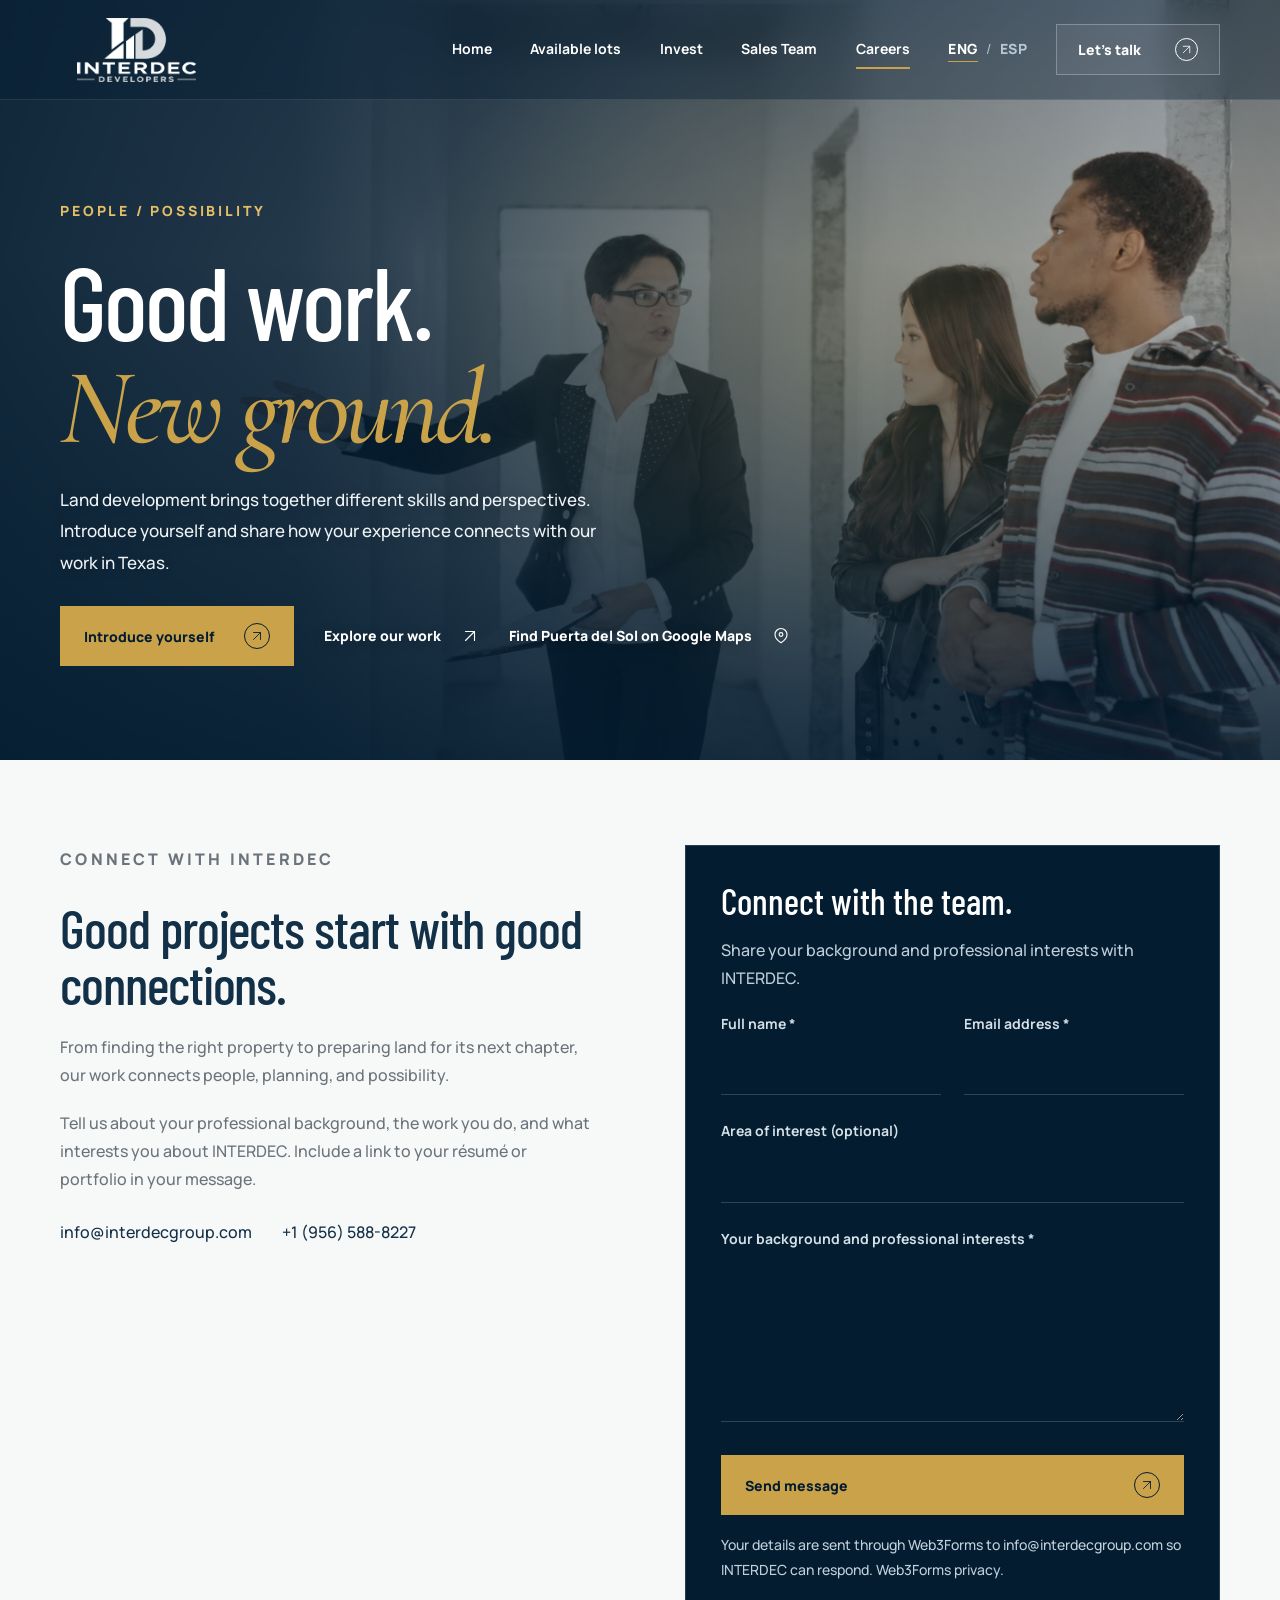
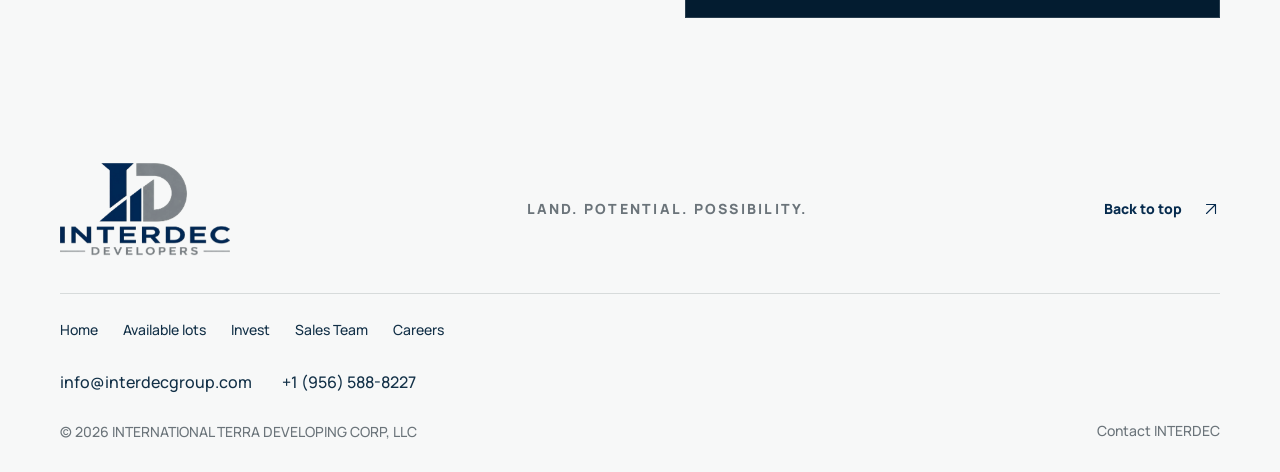
<file: careers.html>
<!doctype html>
<html lang="en"><head><meta charset="utf-8"><meta name="viewport" content="width=device-width, initial-scale=1"><meta name="theme-color" content="#062b4e"><title>Careers | INTERDEC Developers</title><meta name="description" content="Connect with INTERDEC. Share your professional background and interest in land development in Texas."><link rel="icon" href="assets/favicon.svg" type="image/svg+xml"><link rel="preload" href="assets/images/careers-hero.webp" as="image" fetchpriority="high"><link rel="stylesheet" href="styles.css?v=20261118-web3forms"><link rel="stylesheet" href="design.css?v=20261118-team"><link rel="stylesheet" href="pages.css?v=20261118-team"><script src="content.js?v=20261119-sold" defer></script><script src="pages.js?v=20261118-team" defer></script><script src="forms.js?v=20261118-web3forms" defer></script><script src="effects.js?v=20261118-team" defer></script></head><body id="top" class="subpage careers-page"><a class="skip-link" href="#main" data-es="Ir al contenido">Skip to content</a><header class="site-header" id="site-header"><a class="brand" href="index.html" aria-label="INTERDEC Developers — home"><img src="assets/images/package/interdec-white-logo.png" width="1103" height="594" alt="INTERDEC Developers"></a><nav class="desktop-nav" aria-label="Main navigation"><a href="index.html" data-es="Inicio">Home</a><a href="available-lots.html" data-es="Lotes disponibles">Available lots</a><a href="invest.html" data-es="Invertir">Invest</a><a href="sales-team.html" data-es="Equipo de Ventas">Sales Team</a><a href="careers.html" aria-current="page" data-es="Empleos">Careers</a></nav><div class="header-actions"><button class="language-toggle" type="button" aria-label="Switch to Spanish"><span class="language-en active">ENG</span><span class="language-divider">/</span><span class="language-es">ESP</span></button><a class="button button-navy header-cta" href="index.html#contact"><span data-es="Hablemos">Let's talk</span><svg class="icon" viewBox="0 0 24 24" aria-hidden="true"><path d="M6 18 18 6M6 6h12v12"/></svg></a><button class="menu-toggle" type="button" aria-expanded="false" aria-controls="mobile-nav" aria-label="Open navigation"><span></span><span></span></button></div></header><nav class="mobile-nav" id="mobile-nav" aria-label="Mobile navigation" hidden>
    <a href="index.html"><span data-es="Inicio">Home</span></a>
    <a href="index.html#projects"><span data-es="Proyectos">Projects</span></a>
    <a href="index.html#approach"><span data-es="Nuestro proceso">Our approach</span></a>
    <a href="index.html#company"><span data-es="Nosotros">The company</span></a>
    <a href="available-lots.html"><span data-es="Lotes disponibles">Available lots</span></a>
    <a href="invest.html"><span data-es="Invierte">Invest</span></a>
    <a href="sales-team.html"><span data-es="Equipo de Ventas">Sales Team</span></a><a href="careers.html" aria-current="page"><span data-es="Empleo">Careers</span></a>
    <a href="index.html#contact"><span data-es="Contacto">Get in touch</span></a>
    <span class="eyebrow">LAND. POTENTIAL. POSSIBILITY.</span>
  </nav><main id="main" class="page-main"><section class="page-hero"><div class="page-hero-inner"><p class="page-kicker" data-es="PERSONAS / POSIBILIDAD">PEOPLE / POSSIBILITY</p><h1 class="page-title"><span data-es="Buen trabajo.">Good work.</span><br><em data-es="Nuevos caminos.">New ground.</em></h1><p class="page-lead" data-es="El desarrollo de terrenos reúne distintas habilidades y perspectivas. Preséntate y cuéntanos cómo se relaciona tu experiencia con nuestro trabajo en Texas.">Land development brings together different skills and perspectives. Introduce yourself and share how your experience connects with our work in Texas.</p><div class="page-actions"><a class="button button-gold" href="#career-interest"><span data-es="Preséntate">Introduce yourself</span><svg class="icon" viewBox="0 0 24 24" aria-hidden="true"><path d="M6 18 18 6M6 6h12v12"/></svg></a><a class="text-link" href="index.html#approach"><span data-es="Conoce nuestro trabajo">Explore our work</span><svg class="icon" viewBox="0 0 24 24" aria-hidden="true"><path d="M6 18 18 6M6 6h12v12"/></svg></a><a class="text-link" data-project-map href="https://maps.app.goo.gl/81aUoBMNfsy8Tv879?g_st=it" target="_blank" rel="noopener noreferrer"><span data-es="Ubica Puerta del Sol en Google Maps">Find Puerta del Sol on Google Maps</span><svg class="icon" viewBox="0 0 24 24" aria-hidden="true"><path d="M20 10c0 6-8 11-8 11S4 16 4 10a8 8 0 1 1 16 0Z"/><circle cx="12" cy="10" r="2.5"/></svg></a></div></div></section><section class="page-section" id="career-interest"><div class="page-section-inner page-grid inquiry-split"><div class="career-intro"><p class="page-kicker" data-es="CONECTA CON INTERDEC">CONNECT WITH INTERDEC</p><h2 data-es="Los buenos proyectos comienzan con buenas conexiones.">Good projects start with good connections.</h2><p data-es="Desde encontrar la propiedad adecuada hasta preparar el terreno para su siguiente etapa, nuestro trabajo conecta a las personas con la planeación y las posibilidades.">From finding the right property to preparing land for its next chapter, our work connects people, planning, and possibility.</p><p data-es="Cuéntanos sobre tu trayectoria profesional, el trabajo que realizas y lo que te interesa de INTERDEC. Incluye un enlace a tu currículum o portafolio en tu mensaje.">Tell us about your professional background, the work you do, and what interests you about INTERDEC. Include a link to your résumé or portfolio in your message.</p><div class="page-footer-contact"><a data-company-email href="mailto:info@interdecgroup.com">info@interdecgroup.com</a><a data-company-phone href="tel:+19565888227">+1 (956) 588-8227</a></div></div><form data-web3form class="interest-form" data-subject-en="INTERDEC — Professional introduction" data-subject-es="INTERDEC — Presentación profesional"><input type="checkbox" name="botcheck" tabindex="-1" autocomplete="off" hidden aria-hidden="true"><h3 data-es="Preséntate al equipo.">Connect with the team.</h3><p data-es="Comparte tu trayectoria y tus intereses profesionales con INTERDEC.">Share your background and professional interests with INTERDEC.</p><div class="form-row"><div class="form-field"><label for="name"><span data-es="Nombre completo">Full name</span> <span aria-hidden="true">*</span></label><input id="name" name="name" data-label-en="Full name" data-label-es="Nombre completo" required type="text" maxlength="100" autocomplete="name"></div><div class="form-field"><label for="email"><span data-es="Correo electrónico">Email address</span> <span aria-hidden="true">*</span></label><input id="email" name="email" data-label-en="Email address" data-label-es="Correo electrónico" required type="email" maxlength="200" autocomplete="email"></div></div><div class="form-field"><label for="focus"><span data-es="Área de interés (opcional)">Area of interest (optional)</span></label><input id="focus" name="focus" data-label-en="Area of interest (optional)" data-label-es="Área de interés (opcional)" type="text" maxlength="100"></div><div class="form-field"><label for="message"><span data-es="Tu trayectoria e intereses profesionales">Your background and professional interests</span> <span aria-hidden="true">*</span></label><textarea id="message" name="message" data-label-en="Your background and professional interests" data-label-es="Tu trayectoria e intereses profesionales" required rows="5" maxlength="3000"></textarea></div><button class="button button-gold" type="submit" disabled><span data-es="Enviar mensaje">Send message</span><svg class="icon" viewBox="0 0 24 24" aria-hidden="true"><path d="M6 18 18 6M6 6h12v12"/></svg></button><div class="form-status" role="status" aria-live="polite" tabindex="-1"></div><p class="form-note"><span data-es="Tus datos se envían mediante Web3Forms a ">Your details are sent through Web3Forms to </span><a href="mailto:info@interdecgroup.com">info@interdecgroup.com</a><span data-es=" para que INTERDEC pueda responder. "> so INTERDEC can respond. </span><a href="https://web3forms.com/privacy" target="_blank" rel="noopener noreferrer" data-es="Privacidad de Web3Forms">Web3Forms privacy</a>.</p></form></div></section></main><footer class="site-footer"><div class="footer-top"><a href="index.html" class="footer-brand"><img src="assets/images/package/interdec-logo.png" width="1103" height="594" alt="INTERDEC Developers" loading="lazy"></a><p data-es="TERRENOS. POTENCIAL. POSIBILIDADES.">LAND. POTENTIAL. POSSIBILITY.</p><a class="text-link" href="#top"><span data-es="Volver arriba">Back to top</span><svg class="icon" viewBox="0 0 24 24" aria-hidden="true"><path d="M6 18 18 6M6 6h12v12"/></svg></a></div><nav class="page-footer-links" aria-label="Footer navigation"><a href="index.html"><span data-es="Inicio">Home</span></a><a href="available-lots.html"><span data-es="Lotes disponibles">Available lots</span></a><a href="invest.html"><span data-es="Invertir">Invest</span></a><a href="sales-team.html"><span data-es="Equipo de Ventas">Sales Team</span></a><a href="careers.html"><span data-es="Empleos">Careers</span></a></nav><div class="page-footer-contact"><a data-company-email href="mailto:info@interdecgroup.com">info@interdecgroup.com</a><a data-company-phone href="tel:+19565888227">+1 (956) 588-8227</a></div><div class="footer-bottom"><p>© 2026 INTERNATIONAL TERRA DEVELOPING CORP, LLC</p><a href="index.html#contact"><span data-es="Contactar a INTERDEC">Contact INTERDEC</span></a></div></footer><noscript><div class="noscript-note"><span data-es="El formulario y el cambio de idioma requieren JavaScript. Puedes escribir directamente a ">The form and language switching require JavaScript. You can email </span><a href="mailto:info@interdecgroup.com">info@interdecgroup.com</a><span data-es=" o llamar al "> or call </span><a href="tel:+19565888227">+1 (956) 588-8227</a>.</div></noscript></body></html>
</file>
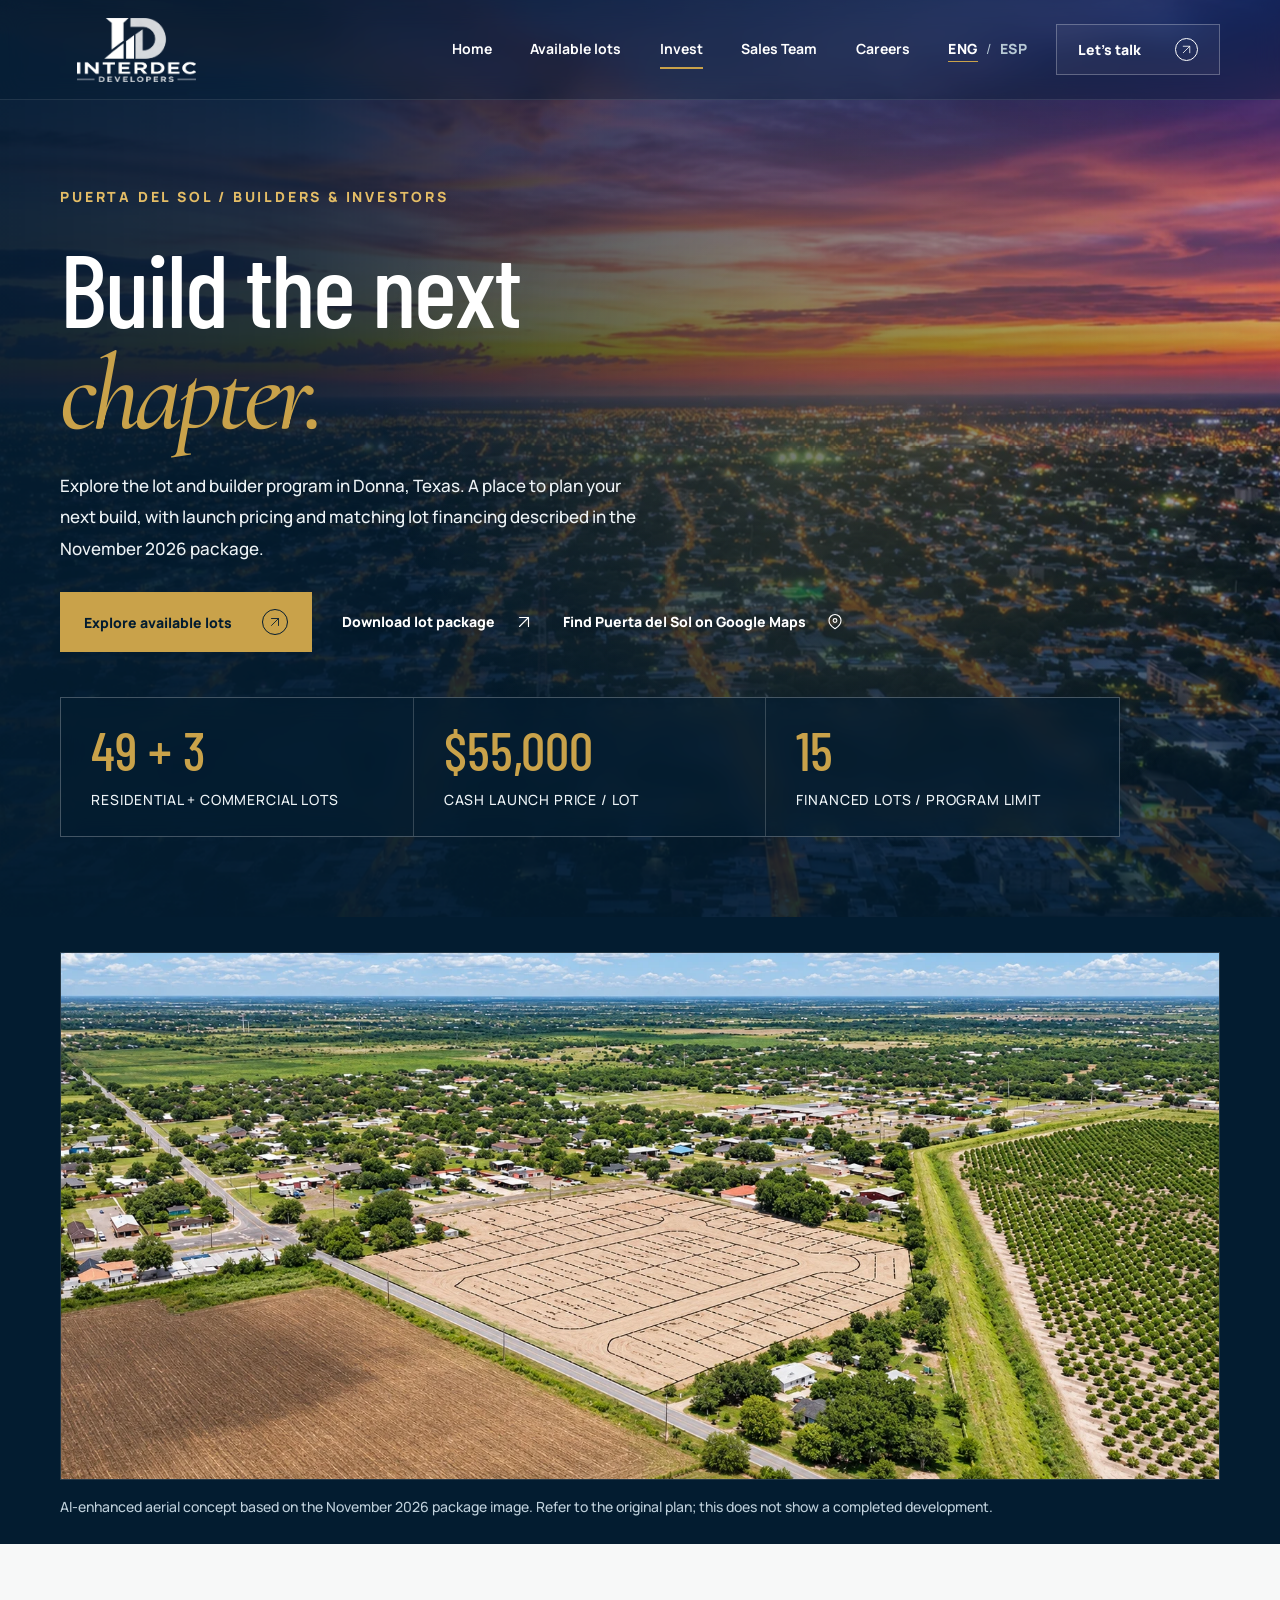
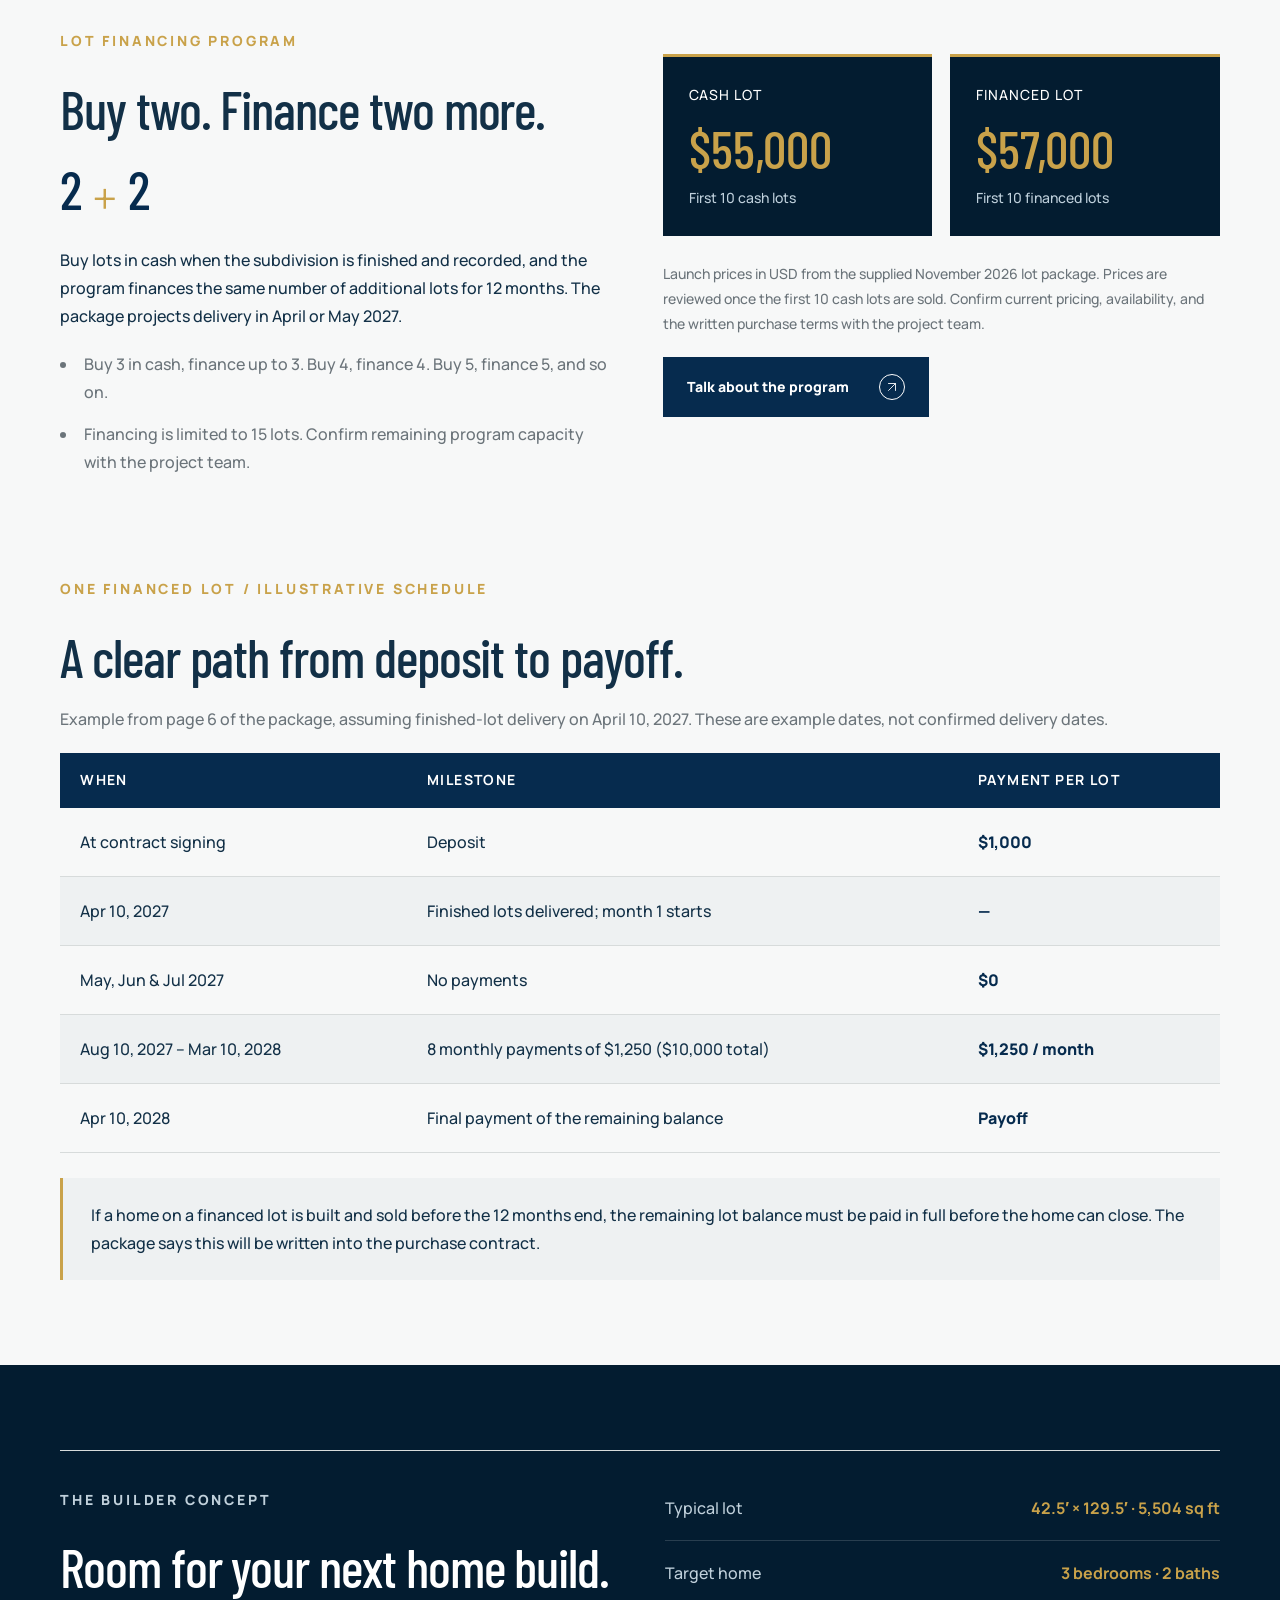
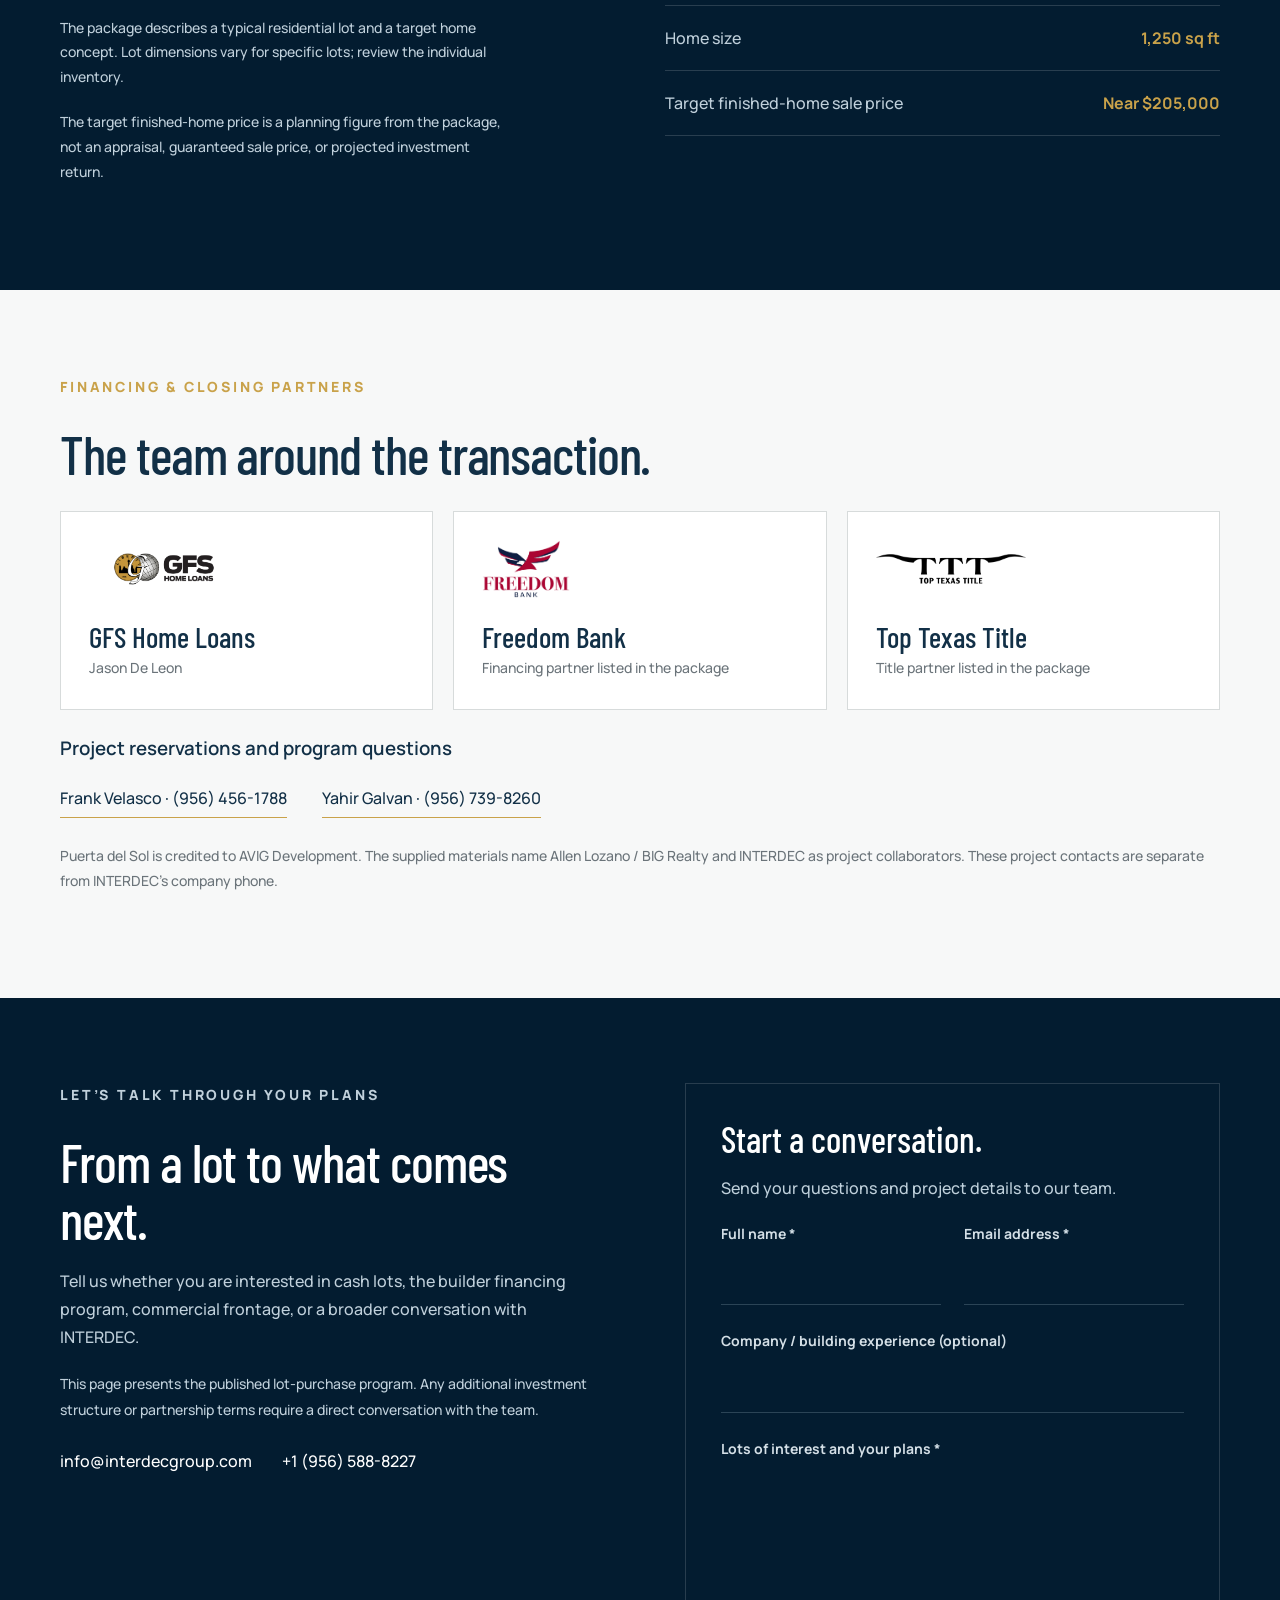
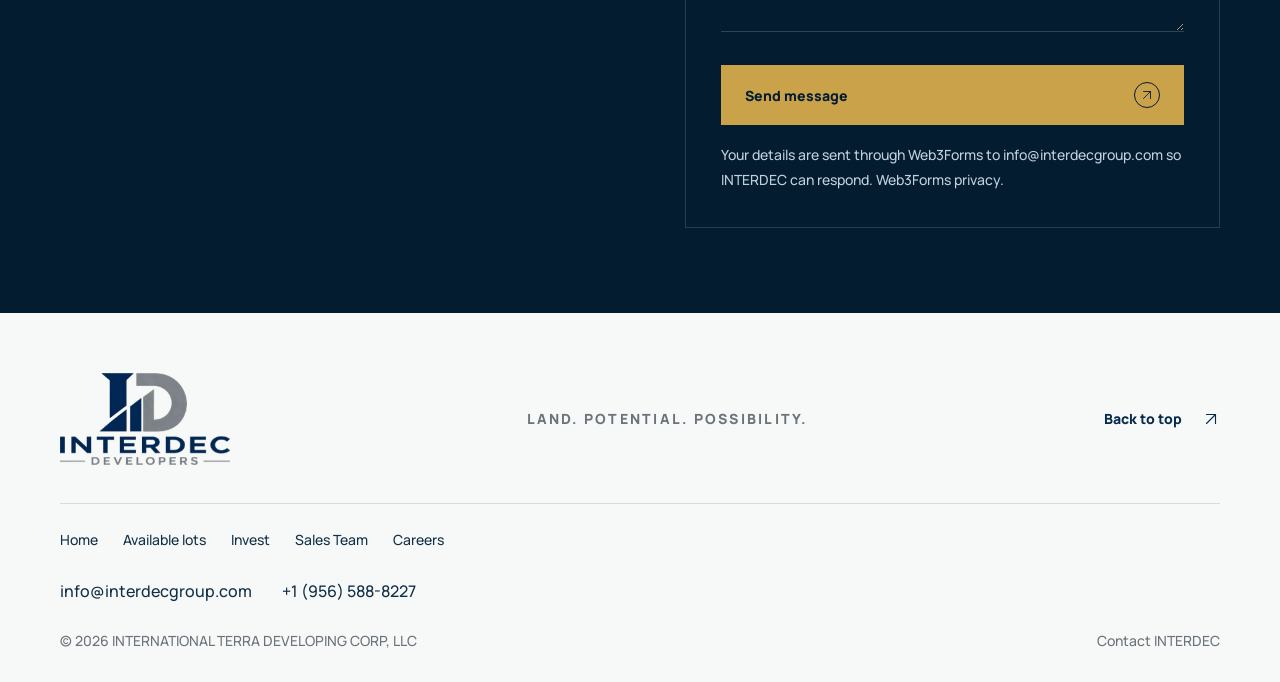
<file: invest.html>
<!doctype html>
<html lang="en"><head><meta charset="utf-8"><meta name="viewport" content="width=device-width, initial-scale=1"><meta name="theme-color" content="#062b4e"><title>Invest | INTERDEC Developers</title><meta name="description" content="Explore Puerta del Sol lot pricing, builder financing, and project inquiries in Donna, Texas."><link rel="icon" href="assets/favicon.svg" type="image/svg+xml"><link rel="preload" href="assets/images/invest-hero-sunset.webp" as="image" fetchpriority="high"><link rel="stylesheet" href="styles.css?v=20261118-web3forms"><link rel="stylesheet" href="design.css?v=20261118-team"><link rel="stylesheet" href="pages.css?v=20261118-team"><script src="content.js?v=20261119-sold" defer></script><script src="pages.js?v=20261118-team" defer></script><script src="forms.js?v=20261118-web3forms" defer></script><script src="effects.js?v=20261118-team" defer></script></head><body id="top" class="subpage invest-page"><a class="skip-link" href="#main" data-es="Ir al contenido">Skip to content</a><header class="site-header" id="site-header"><a class="brand" href="index.html" aria-label="INTERDEC Developers — home"><img src="assets/images/package/interdec-white-logo.png" width="1103" height="594" alt="INTERDEC Developers"></a><nav class="desktop-nav" aria-label="Main navigation"><a href="index.html" data-es="Inicio">Home</a><a href="available-lots.html" data-es="Lotes disponibles">Available lots</a><a href="invest.html" aria-current="page" data-es="Invertir">Invest</a><a href="sales-team.html" data-es="Equipo de Ventas">Sales Team</a><a href="careers.html" data-es="Empleos">Careers</a></nav><div class="header-actions"><button class="language-toggle" type="button" aria-label="Switch to Spanish"><span class="language-en active">ENG</span><span class="language-divider">/</span><span class="language-es">ESP</span></button><a class="button button-navy header-cta" href="index.html#contact"><span data-es="Hablemos">Let's talk</span><svg class="icon" viewBox="0 0 24 24" aria-hidden="true"><path d="M6 18 18 6M6 6h12v12"/></svg></a><button class="menu-toggle" type="button" aria-expanded="false" aria-controls="mobile-nav" aria-label="Open navigation"><span></span><span></span></button></div></header><nav class="mobile-nav" id="mobile-nav" aria-label="Mobile navigation" hidden>
    <a href="index.html"><span data-es="Inicio">Home</span></a>
    <a href="index.html#projects"><span data-es="Proyectos">Projects</span></a>
    <a href="index.html#approach"><span data-es="Nuestro proceso">Our approach</span></a>
    <a href="index.html#company"><span data-es="Nosotros">The company</span></a>
    <a href="available-lots.html"><span data-es="Lotes disponibles">Available lots</span></a>
    <a href="invest.html" aria-current="page"><span data-es="Invierte">Invest</span></a>
    <a href="sales-team.html"><span data-es="Equipo de Ventas">Sales Team</span></a><a href="careers.html"><span data-es="Empleo">Careers</span></a>
    <a href="index.html#contact"><span data-es="Contacto">Get in touch</span></a>
    <span class="eyebrow">LAND. POTENTIAL. POSSIBILITY.</span>
  </nav><main id="main" class="page-main"><section class="page-hero"><div class="page-hero-inner"><p class="page-kicker" data-es="PUERTA DEL SOL / CONSTRUCTORES E INVERSIONISTAS">PUERTA DEL SOL / BUILDERS & INVESTORS</p><h1 class="page-title"><span data-es="Construye el siguiente">Build the next</span><br><em data-es="capítulo.">chapter.</em></h1><p class="page-lead" data-es="Conoce el programa de lotes para constructores en Donna, Texas. Un espacio para planear tu siguiente proyecto, con precios de lanzamiento y financiamiento de lotes descritos en el paquete de noviembre de 2026.">Explore the lot and builder program in Donna, Texas. A place to plan your next build, with launch pricing and matching lot financing described in the November 2026 package.</p><div class="page-actions"><a class="button button-gold" href="available-lots.html"><span data-es="Ver lotes disponibles">Explore available lots</span><svg class="icon" viewBox="0 0 24 24" aria-hidden="true"><path d="M6 18 18 6M6 6h12v12"/></svg></a><a class="text-link" href="assets/documents/puerta-del-sol-lot-package-nov-2026.pdf"><span data-es="Descargar paquete de lotes">Download lot package</span><svg class="icon" viewBox="0 0 24 24" aria-hidden="true"><path d="M6 18 18 6M6 6h12v12"/></svg></a><a class="text-link" data-project-map href="https://maps.app.goo.gl/81aUoBMNfsy8Tv879?g_st=it" target="_blank" rel="noopener noreferrer"><span data-es="Ubica Puerta del Sol en Google Maps">Find Puerta del Sol on Google Maps</span><svg class="icon" viewBox="0 0 24 24" aria-hidden="true"><path d="M20 10c0 6-8 11-8 11S4 16 4 10a8 8 0 1 1 16 0Z"/><circle cx="12" cy="10" r="2.5"/></svg></a></div><div class="stat-grid"><div class="stat-card"><strong class="stat-value">49 + 3</strong><span class="stat-label" data-es="LOTES RESIDENCIALES + COMERCIALES">RESIDENTIAL + COMMERCIAL LOTS</span></div><div class="stat-card"><strong class="stat-value">$55,000</strong><span class="stat-label" data-es="PRECIO DE LANZAMIENTO DE CONTADO / LOTE">CASH LAUNCH PRICE / LOT</span></div><div class="stat-card"><strong class="stat-value">15</strong><span class="stat-label" data-es="LOTES FINANCIADOS / LÍMITE DEL PROGRAMA">FINANCED LOTS / PROGRAM LIMIT</span></div></div></div></section><section class="investment-visual"><figure><div class="photo-effect-frame" data-effect-visual><img src="assets/images/invest-project-hd.webp" width="1672" height="941" alt="AI-enhanced aerial concept based on the supplied Puerta del Sol proposed subdivision image" loading="lazy"></div><figcaption data-es="Concepto aéreo mejorado con IA a partir de la imagen del paquete de noviembre de 2026. Consulta el plano original; no muestra un desarrollo terminado.">AI-enhanced aerial concept based on the November 2026 package image. Refer to the original plan; this does not show a completed development.</figcaption></figure></section><section class="page-section"><div class="page-section-inner page-grid"><div><p class="page-kicker" data-es="PROGRAMA DE FINANCIAMIENTO DE LOTES">LOT FINANCING PROGRAM</p><h2 data-es="Compra dos. Financia dos más.">Buy two. Finance two more.</h2><p class="program-equation">2 <em>+</em> 2</p><p data-es="Compra lotes de contado cuando el fraccionamiento esté terminado y registrado, y el programa financia la misma cantidad de lotes adicionales por 12 meses. El paquete estima la entrega para abril o mayo de 2027.">Buy lots in cash when the subdivision is finished and recorded, and the program finances the same number of additional lots for 12 months. The package projects delivery in April or May 2027.</p><ul class="program-list"><li><span data-es="Compra 3 de contado y financia hasta 3. Compra 4 y financia 4. Compra 5 y financia 5, y así sucesivamente.">Buy 3 in cash, finance up to 3. Buy 4, finance 4. Buy 5, finance 5, and so on.</span></li><li><span data-es="El financiamiento está limitado a 15 lotes. Confirma con el equipo cuántos lugares quedan disponibles.">Financing is limited to 15 lots. Confirm remaining program capacity with the project team.</span></li></ul></div><div><div class="launch-prices"><div class="launch-price"><span data-es="LOTE DE CONTADO">CASH LOT</span><strong>$55,000</strong><small data-es="Primeros 10 lotes de contado">First 10 cash lots</small></div><div class="launch-price"><span data-es="LOTE FINANCIADO">FINANCED LOT</span><strong>$57,000</strong><small data-es="Primeros 10 lotes financiados">First 10 financed lots</small></div></div><p class="source-note" data-es="Precios de lanzamiento en USD del paquete de lotes de noviembre de 2026. Los precios se revisan después de vender los primeros 10 lotes de contado. Confirma precios actuales, disponibilidad y condiciones escritas de compra con el equipo del proyecto.">Launch prices in USD from the supplied November 2026 lot package. Prices are reviewed once the first 10 cash lots are sold. Confirm current pricing, availability, and the written purchase terms with the project team.</p><a class="button button-navy" href="#invest-inquiry"><span data-es="Consultar el programa">Talk about the program</span><svg class="icon" viewBox="0 0 24 24" aria-hidden="true"><path d="M6 18 18 6M6 6h12v12"/></svg></a></div></div></section><section class="page-section" style="padding-top:0"><div class="page-section-inner"><p class="page-kicker" data-es="UN LOTE FINANCIADO / CALENDARIO ILUSTRATIVO">ONE FINANCED LOT / ILLUSTRATIVE SCHEDULE</p><h2 data-es="Del depósito a la liquidación.">A clear path from deposit to payoff.</h2><div class="plan-table-wrap"><table class="plan-table"><caption><span data-es="Ejemplo de la página 6 del paquete, suponiendo entrega de lotes terminados el 10 de abril de 2027. Son fechas ilustrativas, no fechas confirmadas de entrega.">Example from page 6 of the package, assuming finished-lot delivery on April 10, 2027. These are example dates, not confirmed delivery dates.</span></caption><thead><tr><th data-es="CUÁNDO">WHEN</th><th data-es="ETAPA">MILESTONE</th><th data-es="PAGO POR LOTE">PAYMENT PER LOT</th></tr></thead><tbody><tr><td data-es="Al firmar el contrato">At contract signing</td><td data-es="Depósito">Deposit</td><td data-es="$1,000">$1,000</td></tr><tr><td data-es="10 de abril de 2027">Apr 10, 2027</td><td data-es="Entrega de lotes terminados; comienza el mes 1">Finished lots delivered; month 1 starts</td><td data-es="—">—</td></tr><tr><td data-es="Mayo, junio y julio de 2027">May, Jun & Jul 2027</td><td data-es="Sin pagos">No payments</td><td data-es="$0">$0</td></tr><tr><td data-es="10 de agosto de 2027 – 10 de marzo de 2028">Aug 10, 2027 – Mar 10, 2028</td><td data-es="8 pagos mensuales de $1,250 ($10,000 en total)">8 monthly payments of $1,250 ($10,000 total)</td><td data-es="$1,250 / mes">$1,250 / month</td></tr><tr><td data-es="10 de abril de 2028">Apr 10, 2028</td><td data-es="Pago final del saldo restante">Final payment of the remaining balance</td><td data-es="Liquidación">Payoff</td></tr></tbody></table></div><p class="payoff-note" data-es="Si una casa en un lote financiado se construye y vende antes de terminar los 12 meses, el saldo del lote debe liquidarse por completo antes del cierre de la casa. El paquete indica que esto se incluirá en el contrato de compra.">If a home on a financed lot is built and sold before the 12 months end, the remaining lot balance must be paid in full before the home can close. The package says this will be written into the purchase contract.</p></div></section><section class="page-section dark-section"><div class="page-section-inner home-concept"><div><p class="page-kicker" data-es="EL CONCEPTO PARA CONSTRUCTORES">THE BUILDER CONCEPT</p><h2 data-es="Espacio para tu próxima construcción.">Room for your next home build.</h2><p data-es="El paquete describe un lote residencial típico y un concepto de vivienda objetivo. Algunos lotes tienen dimensiones distintas; consulta el inventario individual.">The package describes a typical residential lot and a target home concept. Lot dimensions vary for specific lots; review the individual inventory.</p><p class="source-note" data-es="El precio objetivo de la vivienda terminada es una referencia de planeación del paquete; no es un avalúo, un precio de venta garantizado ni un rendimiento de inversión proyectado.">The target finished-home price is a planning figure from the package, not an appraisal, guaranteed sale price, or projected investment return.</p></div><dl><div><dt data-es="Lote típico">Typical lot</dt><dd data-es="42.5′ × 129.5′ · 5,504 pies²">42.5′ × 129.5′ · 5,504 sq ft</dd></div><div><dt data-es="Vivienda objetivo">Target home</dt><dd data-es="3 recámaras · 2 baños">3 bedrooms · 2 baths</dd></div><div><dt data-es="Superficie de vivienda">Home size</dt><dd data-es="1,250 pies²">1,250 sq ft</dd></div><div><dt data-es="Precio objetivo de vivienda terminada">Target finished-home sale price</dt><dd data-es="Cerca de $205,000">Near $205,000</dd></div></dl></div></section><section class="page-section"><div class="page-section-inner"><p class="page-kicker" data-es="SOCIOS DE FINANCIAMIENTO Y CIERRE">FINANCING & CLOSING PARTNERS</p><h2 data-es="Un equipo para cada etapa.">The team around the transaction.</h2><div class="partner-list"><div class="partner-item"><img src="assets/images/package/gfs-home-loans-logo.png" alt="GFS Home Loans" loading="lazy"><strong>GFS Home Loans</strong><span>Jason De Leon</span></div><div class="partner-item"><img src="assets/images/package/freedom-bank-logo.png" alt="Freedom Bank" loading="lazy"><strong>Freedom Bank</strong><span><span data-es="Socio de financiamiento indicado en el paquete">Financing partner listed in the package</span></span></div><div class="partner-item"><img src="assets/images/package/top-texas-title-logo.png" alt="Top Texas Title" loading="lazy"><strong>Top Texas Title</strong><span><span data-es="Socio de títulos indicado en el paquete">Title partner listed in the package</span></span></div></div><h3 data-es="Reservaciones y consultas del programa">Project reservations and program questions</h3><div class="project-contact-list"><a href="tel:+19564561788">Frank Velasco · (956) 456-1788</a><a href="tel:+19567398260">Yahir Galvan · (956) 739-8260</a></div><p class="source-note" data-es="Puerta del Sol se acredita a AVIG Development. Los materiales proporcionados mencionan a Allen Lozano / BIG Realty e INTERDEC como colaboradores del proyecto. Estos contactos del proyecto son distintos del teléfono de INTERDEC.">Puerta del Sol is credited to AVIG Development. The supplied materials name Allen Lozano / BIG Realty and INTERDEC as project collaborators. These project contacts are separate from INTERDEC’s company phone.</p></div></section><section class="page-section dark-section" id="invest-inquiry"><div class="page-section-inner page-grid inquiry-split"><div><p class="page-kicker" data-es="HABLEMOS DE TUS PLANES">LET’S TALK THROUGH YOUR PLANS</p><h2 data-es="De un lote a lo que sigue.">From a lot to what comes next.</h2><p data-es="Cuéntanos si te interesan lotes de contado, el programa de financiamiento para constructores, terrenos comerciales o una conversación más amplia con INTERDEC.">Tell us whether you are interested in cash lots, the builder financing program, commercial frontage, or a broader conversation with INTERDEC.</p><p class="source-note" data-es="Esta página presenta el programa publicado de compra de lotes. Cualquier estructura de inversión adicional o condiciones de asociación requiere una conversación directa con el equipo.">This page presents the published lot-purchase program. Any additional investment structure or partnership terms require a direct conversation with the team.</p><div class="page-footer-contact"><a data-company-email href="mailto:info@interdecgroup.com">info@interdecgroup.com</a><a data-company-phone href="tel:+19565888227">+1 (956) 588-8227</a></div></div><form data-web3form class="interest-form" data-subject-en="INTERDEC — Builder / investment inquiry" data-subject-es="INTERDEC — Consulta de construcción / inversión"><input type="checkbox" name="botcheck" tabindex="-1" autocomplete="off" hidden aria-hidden="true"><h3 data-es="Comencemos una conversación.">Start a conversation.</h3><p data-es="Envía tus preguntas y los detalles de tu proyecto a nuestro equipo.">Send your questions and project details to our team.</p><div class="form-row"><div class="form-field"><label for="name"><span data-es="Nombre completo">Full name</span> <span aria-hidden="true">*</span></label><input id="name" name="name" data-label-en="Full name" data-label-es="Nombre completo" required type="text" maxlength="100" autocomplete="name"></div><div class="form-field"><label for="email"><span data-es="Correo electrónico">Email address</span> <span aria-hidden="true">*</span></label><input id="email" name="email" data-label-en="Email address" data-label-es="Correo electrónico" required type="email" maxlength="200" autocomplete="email"></div></div><div class="form-field"><label for="focus"><span data-es="Empresa / experiencia en construcción (opcional)">Company / building experience (optional)</span></label><input id="focus" name="focus" data-label-en="Company / building experience (optional)" data-label-es="Empresa / experiencia en construcción (opcional)" type="text" maxlength="100"></div><div class="form-field"><label for="message"><span data-es="Lotes de interés y tus planes">Lots of interest and your plans</span> <span aria-hidden="true">*</span></label><textarea id="message" name="message" data-label-en="Lots of interest and your plans" data-label-es="Lotes de interés y tus planes" required rows="5" maxlength="3000"></textarea></div><button class="button button-gold" type="submit" disabled><span data-es="Enviar mensaje">Send message</span><svg class="icon" viewBox="0 0 24 24" aria-hidden="true"><path d="M6 18 18 6M6 6h12v12"/></svg></button><div class="form-status" role="status" aria-live="polite" tabindex="-1"></div><p class="form-note"><span data-es="Tus datos se envían mediante Web3Forms a ">Your details are sent through Web3Forms to </span><a href="mailto:info@interdecgroup.com">info@interdecgroup.com</a><span data-es=" para que INTERDEC pueda responder. "> so INTERDEC can respond. </span><a href="https://web3forms.com/privacy" target="_blank" rel="noopener noreferrer" data-es="Privacidad de Web3Forms">Web3Forms privacy</a>.</p></form></div></section></main><footer class="site-footer"><div class="footer-top"><a href="index.html" class="footer-brand"><img src="assets/images/package/interdec-logo.png" width="1103" height="594" alt="INTERDEC Developers" loading="lazy"></a><p data-es="TERRENOS. POTENCIAL. POSIBILIDADES.">LAND. POTENTIAL. POSSIBILITY.</p><a class="text-link" href="#top"><span data-es="Volver arriba">Back to top</span><svg class="icon" viewBox="0 0 24 24" aria-hidden="true"><path d="M6 18 18 6M6 6h12v12"/></svg></a></div><nav class="page-footer-links" aria-label="Footer navigation"><a href="index.html"><span data-es="Inicio">Home</span></a><a href="available-lots.html"><span data-es="Lotes disponibles">Available lots</span></a><a href="invest.html"><span data-es="Invertir">Invest</span></a><a href="sales-team.html"><span data-es="Equipo de Ventas">Sales Team</span></a><a href="careers.html"><span data-es="Empleos">Careers</span></a></nav><div class="page-footer-contact"><a data-company-email href="mailto:info@interdecgroup.com">info@interdecgroup.com</a><a data-company-phone href="tel:+19565888227">+1 (956) 588-8227</a></div><div class="footer-bottom"><p>© 2026 INTERNATIONAL TERRA DEVELOPING CORP, LLC</p><a href="index.html#contact"><span data-es="Contactar a INTERDEC">Contact INTERDEC</span></a></div></footer><noscript><div class="noscript-note"><span data-es="El formulario y el cambio de idioma requieren JavaScript. Puedes escribir directamente a ">The form and language switching require JavaScript. You can email </span><a href="mailto:info@interdecgroup.com">info@interdecgroup.com</a><span data-es=" o llamar al "> or call </span><a href="tel:+19565888227">+1 (956) 588-8227</a>.</div></noscript></body></html>
</file>
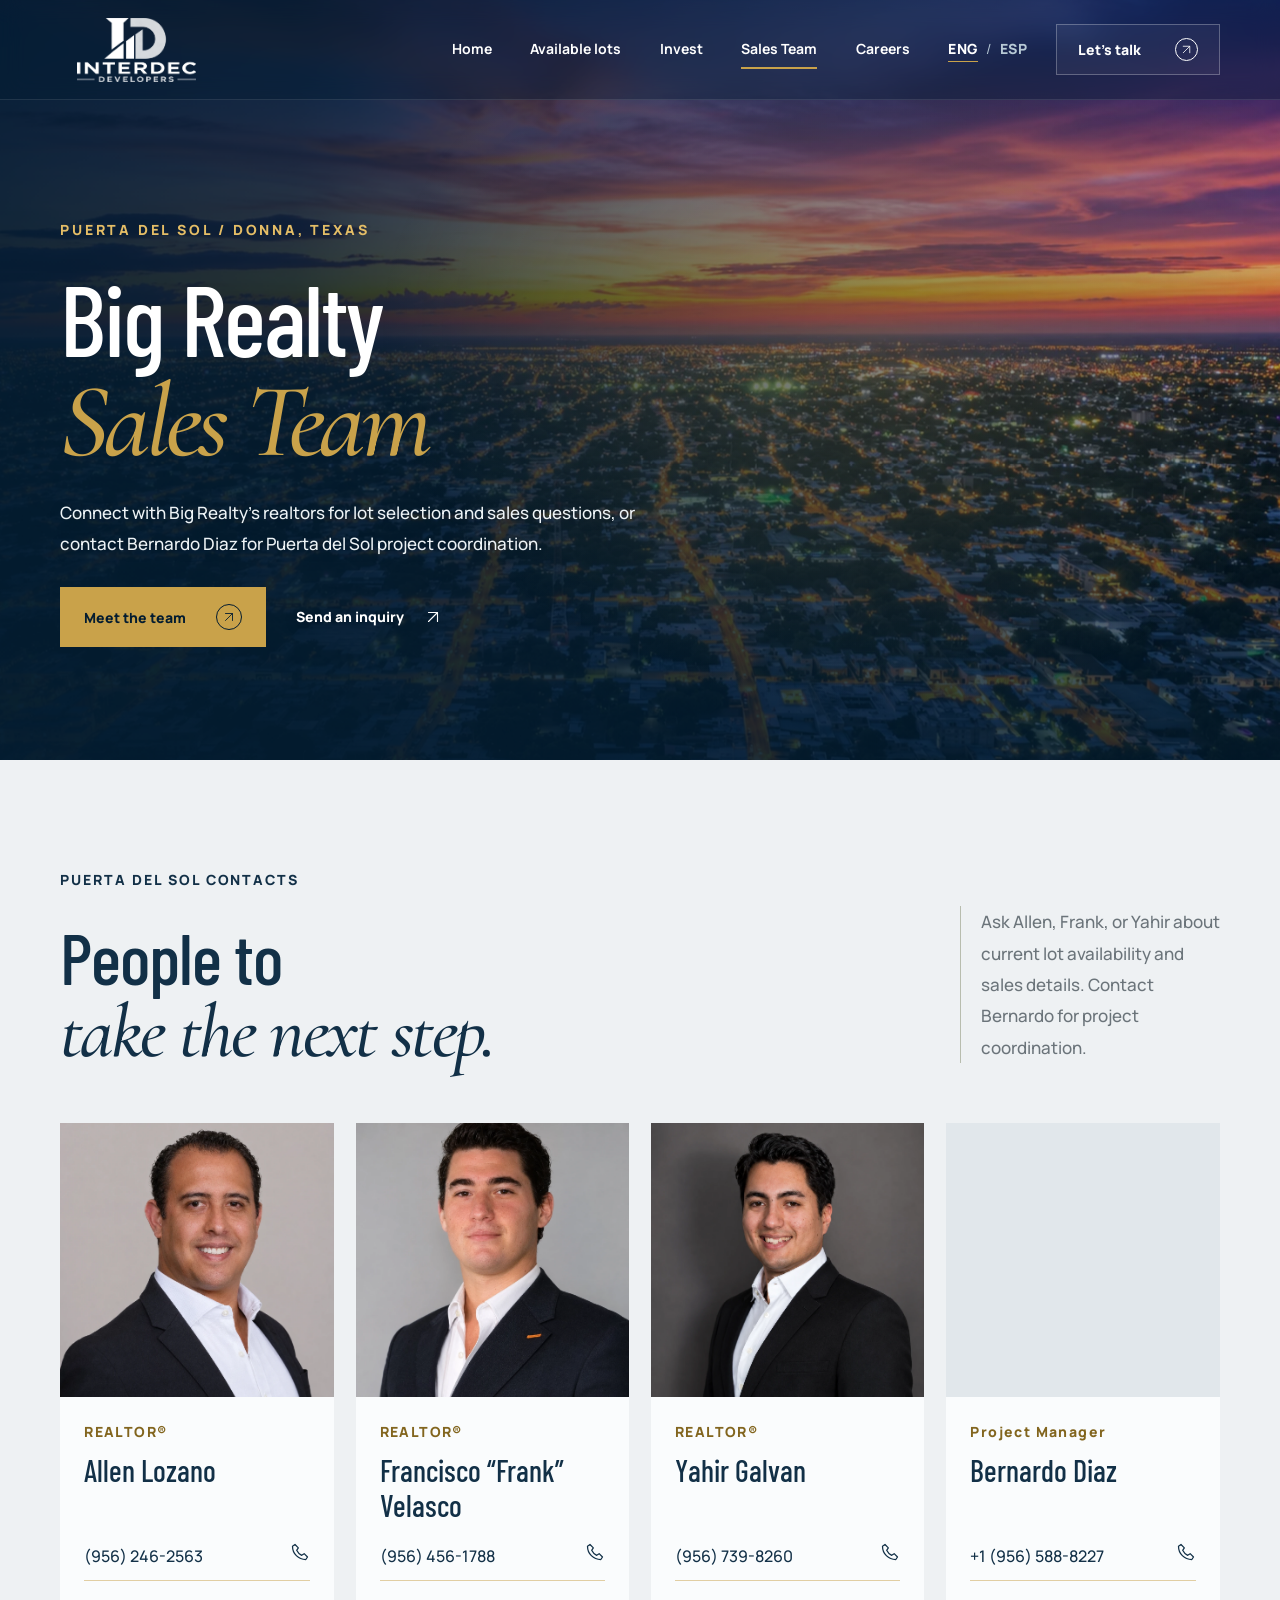
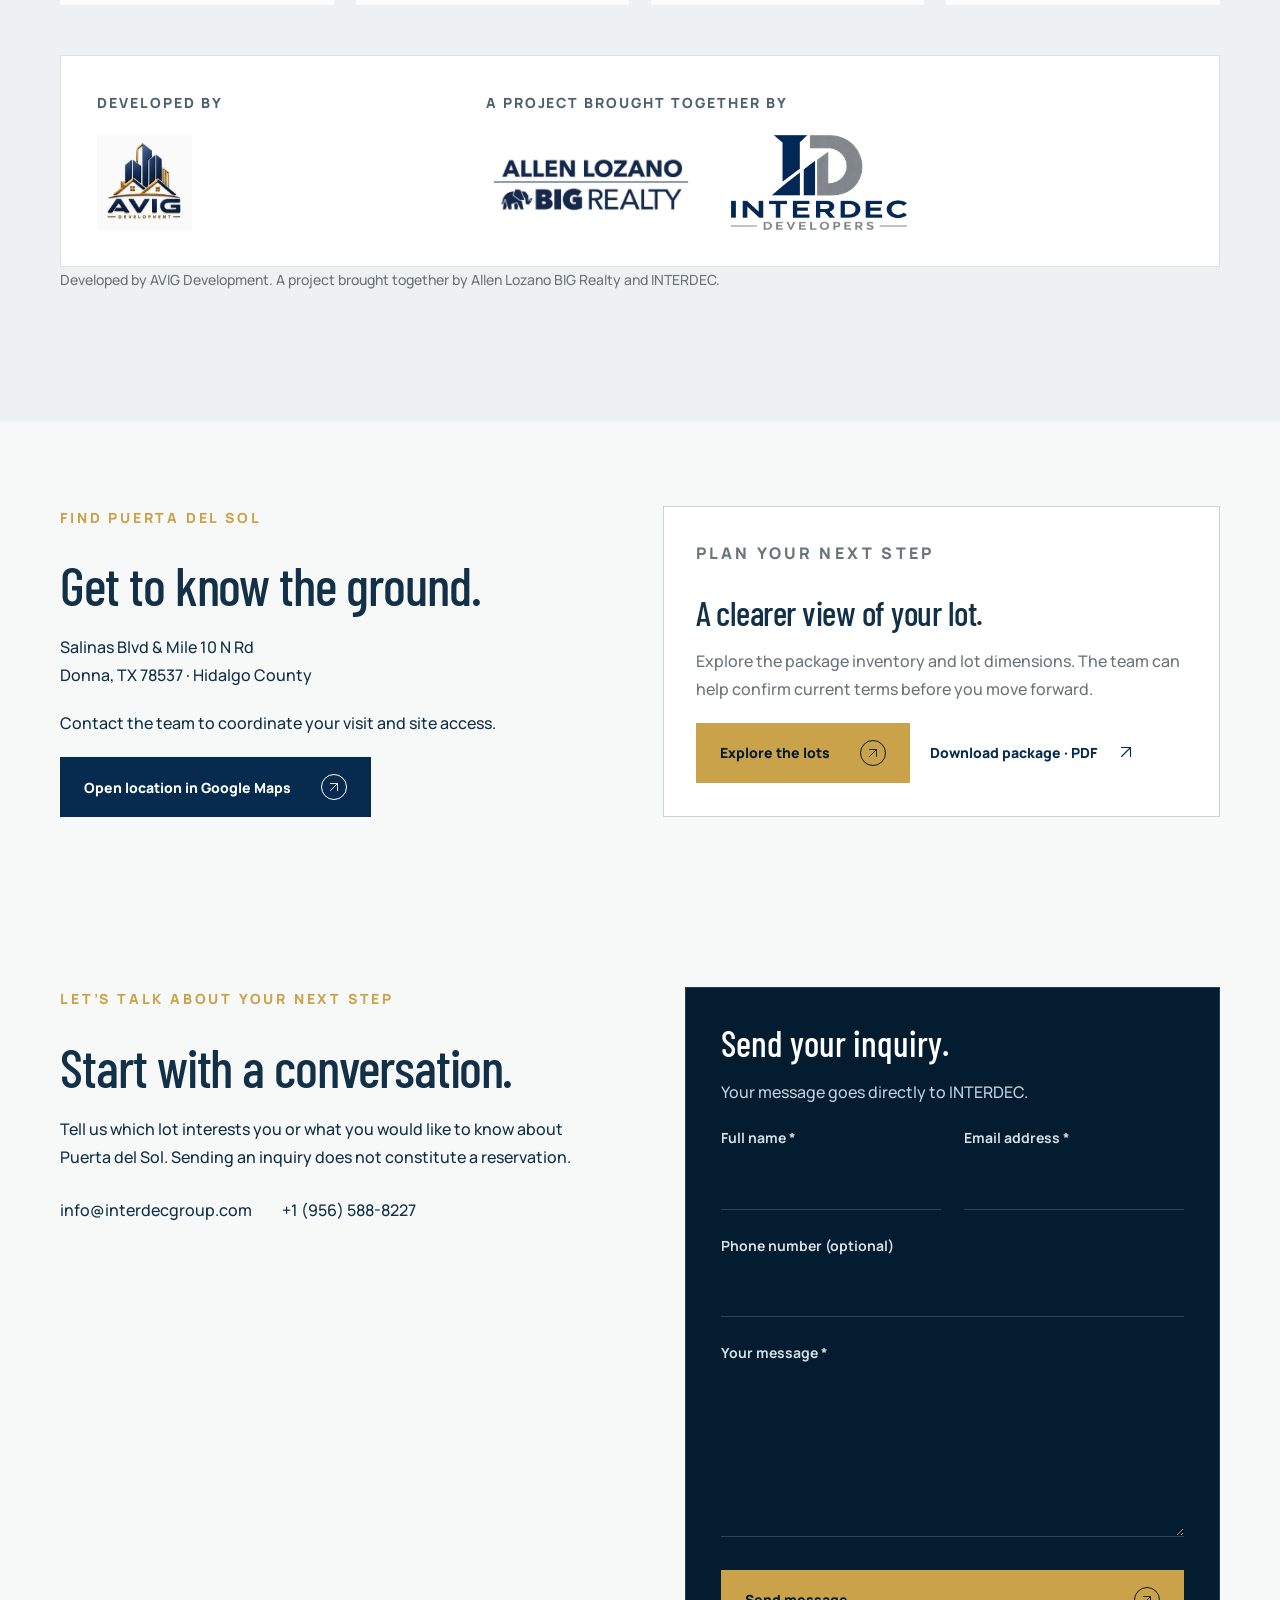
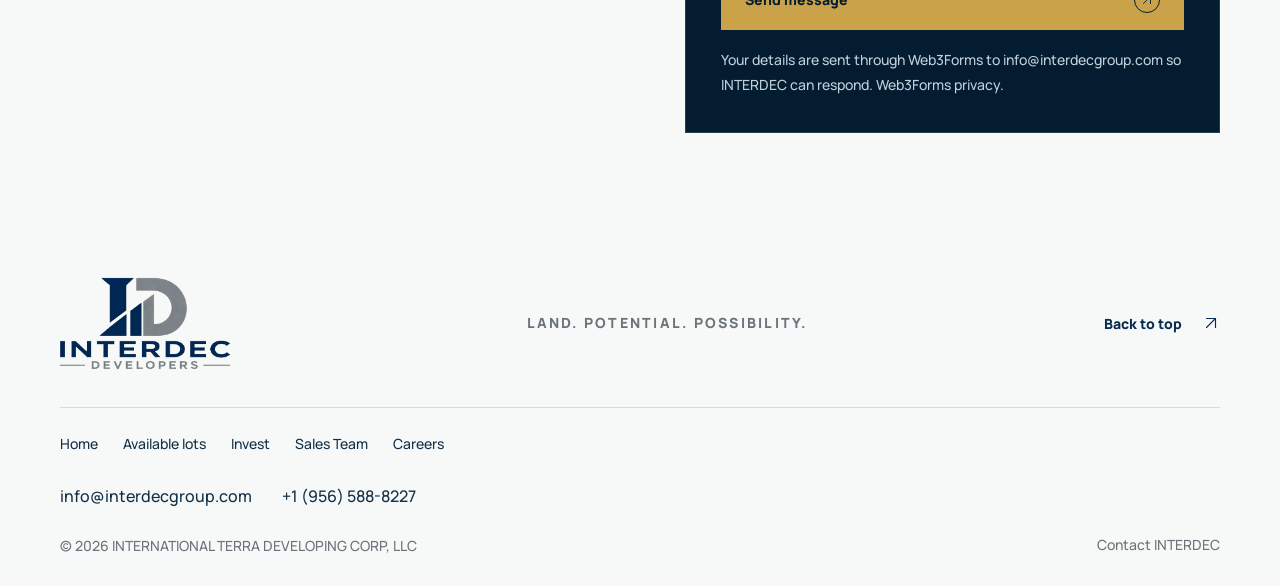
<file: sales-team.html>
<!doctype html>
<html lang="en"><head><meta charset="utf-8"><meta name="viewport" content="width=device-width, initial-scale=1"><meta name="theme-color" content="#062b4e"><title>Big Realty Sales Team | INTERDEC Developers</title><meta name="description" content="Meet the Big Realty sales team and Puerta del Sol project manager. Get help with lot selection, sales questions, and project coordination in Donna, Texas."><link rel="icon" href="assets/favicon.svg" type="image/svg+xml"><link rel="preload" href="assets/images/invest-hero-sunset.webp" as="image" fetchpriority="high"><link rel="stylesheet" href="styles.css?v=20261118-web3forms"><link rel="stylesheet" href="design.css?v=20261118-team"><link rel="stylesheet" href="pages.css?v=20261118-team"><script src="content.js?v=20261119-sold" defer></script><script src="pages.js?v=20261118-team" defer></script><script src="forms.js?v=20261118-web3forms" defer></script><script src="effects.js?v=20261118-team" defer></script></head>
<body id="top" class="subpage sales-team-page">
  <a class="skip-link" href="#main" data-es="Ir al contenido">Skip to content</a>
  <header class="site-header" id="site-header"><a class="brand" href="index.html" aria-label="INTERDEC Developers — home"><img src="assets/images/package/interdec-white-logo.png" width="1103" height="594" alt="INTERDEC Developers"></a><nav class="desktop-nav" aria-label="Main navigation">
      <a href="index.html" data-es="Inicio">Home</a>
      <a href="available-lots.html" data-es="Lotes disponibles">Available lots</a>
      <a href="invest.html" data-es="Invierte">Invest</a>
      <a href="sales-team.html" aria-current="page" data-es="Equipo de Ventas">Sales Team</a>
      <a href="careers.html" data-es="Empleo">Careers</a>
    </nav><div class="header-actions"><button class="language-toggle" type="button" aria-label="Switch to Spanish"><span class="language-en active">ENG</span><span class="language-divider">/</span><span class="language-es">ESP</span></button><a class="button button-navy header-cta" href="index.html#contact"><span data-es="Hablemos">Let's talk</span><svg class="icon" viewBox="0 0 24 24" aria-hidden="true"><path d="M6 18 18 6M6 6h12v12"/></svg></a><button class="menu-toggle" type="button" aria-expanded="false" aria-controls="mobile-nav" aria-label="Open navigation"><span></span><span></span></button></div></header>
  <nav class="mobile-nav" id="mobile-nav" aria-label="Mobile navigation" hidden>
    <a href="index.html"><span data-es="Inicio">Home</span></a>
    <a href="index.html#projects"><span data-es="Proyectos">Projects</span></a>
    <a href="index.html#approach"><span data-es="Nuestro proceso">Our approach</span></a>
    <a href="index.html#company"><span data-es="Nosotros">The company</span></a>
    <a href="available-lots.html"><span data-es="Lotes disponibles">Available lots</span></a>
    <a href="invest.html"><span data-es="Invierte">Invest</span></a>
    <a href="sales-team.html" aria-current="page"><span data-es="Equipo de Ventas">Sales Team</span></a>
    <a href="careers.html"><span data-es="Empleo">Careers</span></a>
    <a href="index.html#contact"><span data-es="Contacto">Get in touch</span></a>
    <span class="eyebrow">LAND. POTENTIAL. POSSIBILITY.</span>
  </nav>
  <main id="main" class="page-main">
    <section class="page-hero" aria-labelledby="sales-team-title">
      <div class="page-hero-inner">
        <p class="page-kicker">PUERTA DEL SOL / DONNA, TEXAS</p>
        <h1 class="page-title" id="sales-team-title"><span data-es="Equipo de Ventas">Big Realty</span><br>
          <em data-es="Big Realty">Sales Team</em></h1>
        <p class="page-lead" data-es="Habla con los agentes de Big Realty sobre la selección de lotes y las consultas de venta, o contacta a Bernardo Diaz para coordinar temas del proyecto Puerta del Sol.">Connect with Big Realty’s realtors for lot selection and sales questions, or contact Bernardo Diaz for Puerta del Sol project coordination.</p>
        <div class="page-actions"><a class="button button-gold" href="#team"><span data-es="Conoce al equipo">Meet the team</span><svg class="icon" viewBox="0 0 24 24" aria-hidden="true"><path d="M6 18 18 6M6 6h12v12"/></svg></a><a class="text-link light" href="#team-inquiry"><span data-es="Enviar una consulta">Send an inquiry</span><svg class="icon" viewBox="0 0 24 24" aria-hidden="true"><path d="M6 18 18 6M6 6h12v12"/></svg></a></div>
      </div>
    </section>

    <section class="sales-team section-pad" id="team" aria-labelledby="team-heading">
      <div class="section-heading"><div><div class="section-label reveal"><span data-es="CONTACTOS DE PUERTA DEL SOL">PUERTA DEL SOL CONTACTS</span></div><h2 class="display-title reveal" id="team-heading"><span data-es="Personas con quienes">People to</span><br><em data-es="dar el siguiente paso.">take the next step.</em></h2></div><p class="section-aside reveal" data-es="Consulta la disponibilidad y los detalles de venta de tu lote con Allen, Frank o Yahir. Para la coordinación del proyecto, comunícate con Bernardo.">Ask Allen, Frank, or Yahir about current lot availability and sales details. Contact Bernardo for project coordination.</p></div>
      <div class="team-grid">
        <article class="team-card reveal"><img src="assets/images/allen-lozano-hd.webp" width="1254" height="1254" alt="Allen Lozano, Puerta del Sol sales team" loading="lazy"><div><span class="eyebrow">REALTOR®</span><h3>Allen Lozano</h3><a href="tel:+19562462563">(956) 246-2563 <svg class="icon" viewBox="0 0 24 24" aria-hidden="true"><path d="m6 3 4 4-2 3c1.2 2.5 3.5 4.8 6 6l3-2 4 4-2 3C10 21 3 14 3 5l3-2Z"/></svg></a></div></article>
        <article class="team-card reveal"><img src="assets/images/francisco-velasco-hd.webp" width="1254" height="1254" alt="Francisco Frank Velasco, Puerta del Sol sales team" loading="lazy"><div><span class="eyebrow">REALTOR®</span><h3>Francisco “Frank” Velasco</h3><a href="tel:+19564561788">(956) 456-1788 <svg class="icon" viewBox="0 0 24 24" aria-hidden="true"><path d="m6 3 4 4-2 3c1.2 2.5 3.5 4.8 6 6l3-2 4 4-2 3C10 21 3 14 3 5l3-2Z"/></svg></a></div></article>
        <article class="team-card reveal"><img src="assets/images/yahir-galvan-hd.webp" width="1254" height="1254" alt="Yahir Galvan, Puerta del Sol sales team" loading="lazy"><div><span class="eyebrow">REALTOR®</span><h3>Yahir Galvan</h3><a href="tel:+19567398260">(956) 739-8260 <svg class="icon" viewBox="0 0 24 24" aria-hidden="true"><path d="m6 3 4 4-2 3c1.2 2.5 3.5 4.8 6 6l3-2 4 4-2 3C10 21 3 14 3 5l3-2Z"/></svg></a></div></article>
              <article class="team-card reveal"><div class="team-photo-empty" aria-hidden="true"></div><div><span class="eyebrow" data-es="Gerente de Proyecto">Project Manager</span><h3>Bernardo Diaz</h3><a href="tel:+19565888227">+1 (956) 588-8227 <svg class="icon" viewBox="0 0 24 24" aria-hidden="true"><path d="m6 3 4 4-2 3c1.2 2.5 3.5 4.8 6 6l3-2 4 4-2 3C10 21 3 14 3 5l3-2Z"/></svg></a></div></article>
      </div>
      <div class="project-credits reveal"><div><span class="eyebrow" data-es="DESARROLLADO POR">DEVELOPED BY</span><img src="assets/images/package/avig-development-logo.jpeg" width="220" height="140" alt="AVIG Development" loading="lazy"></div><div><span class="eyebrow" data-es="UN PROYECTO QUE REÚNE A">A PROJECT BROUGHT TOGETHER BY</span><div class="credit-logos"><img src="assets/images/package/allen-lozano-big-realty-logo.jpeg" width="240" height="100" alt="Allen Lozano BIG Realty" loading="lazy"><img src="assets/images/package/interdec-logo.png" width="220" height="110" alt="INTERDEC Developers" loading="lazy"></div></div></div>
      <p class="source-note" data-es="Desarrollado por AVIG Development. Un proyecto que reúne a Allen Lozano BIG Realty e INTERDEC.">Developed by AVIG Development. A project brought together by Allen Lozano BIG Realty and INTERDEC.</p>
    </section>

    <section class="page-section sales-team-location" aria-labelledby="visit-project-title">
      <div class="page-section-inner page-grid">
        <div><p class="page-kicker" data-es="ENCUENTRA PUERTA DEL SOL">FIND PUERTA DEL SOL</p><h2 id="visit-project-title" data-es="Conoce el terreno.">Get to know the ground.</h2><p>Salinas Blvd &amp; Mile 10 N Rd<br>Donna, TX 78537 · Hidalgo County</p><p data-es="Coordina con el equipo los detalles de tu visita y el acceso al proyecto.">Contact the team to coordinate your visit and site access.</p><a data-project-map class="button button-navy" href="https://maps.app.goo.gl/81aUoBMNfsy8Tv879?g_st=it" target="_blank" rel="noopener noreferrer"><span data-es="Abrir ubicación en Google Maps">Open location in Google Maps</span><svg class="icon" viewBox="0 0 24 24" aria-hidden="true"><path d="M6 18 18 6M6 6h12v12"/></svg></a></div>
        <div class="page-card"><p class="page-kicker" data-es="PLANEA TU SIGUIENTE PASO">PLAN YOUR NEXT STEP</p><h3 data-es="Tu lote, con una visión más clara.">A clearer view of your lot.</h3><p data-es="Explora las dimensiones y el inventario del paquete. El equipo puede ayudarte a confirmar las condiciones actuales antes de avanzar.">Explore the package inventory and lot dimensions. The team can help confirm current terms before you move forward.</p><div class="page-actions"><a class="button button-gold" href="available-lots.html"><span data-es="Explorar los lotes">Explore the lots</span><svg class="icon" viewBox="0 0 24 24" aria-hidden="true"><path d="M6 18 18 6M6 6h12v12"/></svg></a><a class="text-link" href="assets/documents/puerta-del-sol-lot-package-nov-2026.pdf" download="Puerta-del-Sol-Lot-Package-Nov-2026.pdf"><span data-es="Descargar paquete · PDF">Download package · PDF</span><svg class="icon" viewBox="0 0 24 24" aria-hidden="true"><path d="M6 18 18 6M6 6h12v12"/></svg></a></div></div>
      </div>
    </section>

    <section class="page-section" id="team-inquiry">
      <div class="page-section-inner page-grid inquiry-split">
        <div><p class="page-kicker" data-es="HABLEMOS DE TU SIGUIENTE PASO">LET’S TALK ABOUT YOUR NEXT STEP</p><h2 data-es="Comienza con una conversación.">Start with a conversation.</h2><p data-es="Cuéntanos qué lote te interesa o qué necesitas saber sobre Puerta del Sol. Enviar una consulta no constituye una reservación.">Tell us which lot interests you or what you would like to know about Puerta del Sol. Sending an inquiry does not constitute a reservation.</p><div class="page-footer-contact"><a data-company-email href="mailto:info@interdecgroup.com">info@interdecgroup.com</a><a data-company-phone href="tel:+19565888227">+1 (956) 588-8227</a></div></div>
        <form data-web3form class="interest-form" data-subject-en="INTERDEC — Sales team inquiry" data-subject-es="INTERDEC — Consulta al equipo de ventas">
          <input type="checkbox" name="botcheck" tabindex="-1" autocomplete="off" hidden aria-hidden="true">
          <h3 data-es="Envía tu consulta.">Send your inquiry.</h3><p data-es="Tu mensaje se envía directamente a INTERDEC.">Your message goes directly to INTERDEC.</p>
          <div class="form-row"><div class="form-field"><label for="name"><span data-es="Nombre completo">Full name</span> <span aria-hidden="true">*</span></label><input id="name" name="name" data-label-en="Full name" data-label-es="Nombre completo" required type="text" maxlength="100" autocomplete="name"></div><div class="form-field"><label for="email"><span data-es="Correo electrónico">Email address</span> <span aria-hidden="true">*</span></label><input id="email" name="email" data-label-en="Email address" data-label-es="Correo electrónico" required type="email" maxlength="200" autocomplete="email"></div></div>
          <div class="form-field"><label for="phone"><span data-es="Teléfono (opcional)">Phone number (optional)</span></label><input id="phone" name="phone" data-label-en="Phone number" data-label-es="Teléfono" type="tel" maxlength="40" autocomplete="tel"></div>
          <div class="form-field"><label for="message"><span data-es="Tu mensaje">Your message</span> <span aria-hidden="true">*</span></label><textarea id="message" name="message" data-label-en="Message" data-label-es="Mensaje" required rows="5" maxlength="3000"></textarea></div>
          <button class="button button-gold" type="submit" disabled><span data-es="Enviar mensaje">Send message</span><svg class="icon" viewBox="0 0 24 24" aria-hidden="true"><path d="M6 18 18 6M6 6h12v12"/></svg></button>
          <div class="form-status" role="status" aria-live="polite" tabindex="-1"></div>
          <p class="form-note"><span data-es="Tus datos se envían mediante Web3Forms a ">Your details are sent through Web3Forms to </span><a href="mailto:info@interdecgroup.com">info@interdecgroup.com</a><span data-es=" para que INTERDEC pueda responder. "> so INTERDEC can respond. </span><a href="https://web3forms.com/privacy" target="_blank" rel="noopener noreferrer" data-es="Privacidad de Web3Forms">Web3Forms privacy</a>.</p>
        </form>
      </div>
    </section>
  </main>
  <footer class="site-footer"><div class="footer-top"><a href="index.html" class="footer-brand"><img src="assets/images/package/interdec-logo.png" width="1103" height="594" alt="INTERDEC Developers" loading="lazy"></a><p data-es="TERRENOS. POTENCIAL. POSIBILIDADES.">LAND. POTENTIAL. POSSIBILITY.</p><a class="text-link" href="#top"><span data-es="Volver arriba">Back to top</span><svg class="icon" viewBox="0 0 24 24" aria-hidden="true"><path d="M6 18 18 6M6 6h12v12"/></svg></a></div><nav class="page-footer-links" aria-label="Footer navigation">
      <a href="index.html"><span data-es="Inicio">Home</span></a>
      <a href="available-lots.html"><span data-es="Lotes disponibles">Available lots</span></a>
      <a href="invest.html"><span data-es="Invierte">Invest</span></a>
      <a href="sales-team.html" aria-current="page"><span data-es="Equipo de Ventas">Sales Team</span></a>
      <a href="careers.html"><span data-es="Empleo">Careers</span></a>
    </nav><div class="page-footer-contact"><a data-company-email href="mailto:info@interdecgroup.com">info@interdecgroup.com</a><a data-company-phone href="tel:+19565888227">+1 (956) 588-8227</a></div><div class="footer-bottom"><p>© 2026 INTERNATIONAL TERRA DEVELOPING CORP, LLC</p><a href="index.html#contact"><span data-es="Contactar a INTERDEC">Contact INTERDEC</span></a></div></footer>
  <noscript><div class="noscript-note"><span data-es="El formulario y el cambio de idioma requieren JavaScript. Puedes escribir directamente a ">The form and language switching require JavaScript. You can email </span><a href="mailto:info@interdecgroup.com">info@interdecgroup.com</a><span data-es=" o llamar al "> or call </span><a href="tel:+19565888227">+1 (956) 588-8227</a>.</div></noscript>
</body></html>
</file>
<file: styles.css>
@font-face{font-family:Manrope;src:url('assets/fonts/manrope.woff2') format('woff2');font-weight:400 800;font-style:normal;font-display:swap}
@font-face{font-family:'Barlow Condensed';src:url('assets/fonts/barlow-condensed.woff2') format('woff2');font-weight:500;font-style:normal;font-display:swap}
@font-face{font-family:'Barlow Condensed';src:url('assets/fonts/barlow-condensed-600.woff2') format('woff2');font-weight:600;font-style:normal;font-display:swap}
@font-face{font-family:'Barlow Condensed';src:url('assets/fonts/barlow-condensed-700.woff2') format('woff2');font-weight:700;font-style:normal;font-display:swap}
@font-face{font-family:Cormorant;src:url('assets/fonts/cormorant.woff2') format('woff2');font-weight:500;font-style:italic;font-display:swap}
:root{--navy:#062b4e;--deep:#051f36;--ink:#123047;--gray:#6b747a;--muted:#74808a;--stone:#eef1f3;--cream:#fafcfd;--line:#d7dbdb;--gold:#c9a24a;--white:#fff;--page-pad:clamp(24px,4.7vw,88px);--sans:Manrope,Arial,sans-serif;--display:'Barlow Condensed','Arial Narrow',Impact,sans-serif;--serif:Cormorant,Georgia,serif}
*,*::before,*::after{box-sizing:border-box}
html{scroll-behavior:smooth;scroll-padding-top:100px}
body{margin:0;background:var(--cream);color:var(--ink);font-family:var(--sans);font-size:16px;font-weight:500;-webkit-font-smoothing:antialiased;line-height:1.75}
body:has(dialog[open]){overflow:hidden}
body.menu-open{overflow:hidden}
::selection{color:white;background:var(--navy)}
a{color:inherit;text-decoration:none}
button,input,select,textarea{font:inherit}
button,a,input,textarea,select{-webkit-tap-highlight-color:transparent}
button{cursor:pointer;color:inherit}
button{border:0;background:none}
button:disabled{cursor:default}
button:disabled{opacity:.55}
img{display:block;max-width:100%;height:auto}
svg{display:block}
h1,h2,h3,h4,p{margin-top:0}
p{margin-bottom:20px}
h1,h2,h3,h4{line-height:1.1;font-weight:600}
[hidden]{display:none!important}
:focus-visible{outline:3px solid var(--gold);outline-offset:6px}
.icon{width:20px;height:20px;flex-shrink:0;fill:none;stroke:currentColor;stroke-width:1.5;stroke-linecap:round;stroke-linejoin:round}
.svg-definitions{position:absolute;width:0;height:0;overflow:hidden}
.skip-link{position:fixed;top:-100px;left:16px;padding:12px 20px;background:var(--navy);color:white;z-index:200}
.skip-link:focus{top:12px}
.reading-progress{position:fixed;top:0;left:0;right:0;height:3px;z-index:102;pointer-events:none}
.reading-progress span{display:block;width:0;height:100%;background:var(--gold)}
.site-header{height:100px;padding:13px var(--page-pad);display:flex;align-items:center;justify-content:space-between;background:var(--cream);position:sticky;top:0;z-index:100;transition:box-shadow .25s,height .25s}
.site-header.scrolled{box-shadow:0 1px 0 #082d4d1a,0 6px 30px #082d4d08}
.brand{display:block;width:180px;flex-shrink:0}
.brand img{width:180px;height:72px;object-fit:contain;mix-blend-mode:multiply}
.desktop-nav{display:flex;align-items:center;gap:36px;margin-left:auto;margin-right:clamp(30px,5vw,90px)}
.desktop-nav a{font-size:16px;font-weight:700;position:relative;padding:10px 0}
.desktop-nav a::after{content:'';position:absolute;left:0;bottom:3px;width:0;height:1px;background:var(--navy);transition:width .25s}
.desktop-nav a:hover::after,.desktop-nav a.active::after{width:100%}
.header-actions{display:flex;align-items:center;gap:28px}
.language-toggle{font-size:14px;letter-spacing:.05em;display:flex;gap:8px;padding:12px 0;align-items:center;font-weight:800}
.language-toggle span:not(.active){color:#64727d}
.language-toggle .language-divider{font-weight:400;color:#b8bec2}
.language-toggle .active{color:var(--navy);border-bottom:1px solid var(--navy)}
.button{min-height:52px;display:inline-flex;justify-content:space-between;align-items:center;gap:30px;padding:17px 24px;font-size:14px;font-weight:800;line-height:1.5;transition:background .25s,color .25s,transform .25s;position:relative;text-align:left}
.button .icon{width:18px;height:18px;transition:transform .25s}
.button:hover .icon{transform:translate(2px,-2px)}
.button-navy{color:white;background:var(--navy)}
.button-navy:hover{background:#134367}
.button-white{background:var(--cream);color:var(--navy)}
.button-white:hover{background:#e9e4d8}
.button-outline{box-shadow:inset 0 0 0 1px var(--line);color:var(--navy)}
.button-outline:hover{background:var(--stone)}
.header-cta{min-height:46px;padding:13px 21px;gap:34px}
.text-link{display:inline-flex;align-items:center;gap:20px;font-size:14px;font-weight:800;line-height:1.5;padding:9px 0;border-bottom:1px solid transparent;transition:border-color .25s,gap .25s;color:var(--navy)}
.text-link:hover{border-bottom-color:currentColor;gap:25px}
.text-link .icon{width:18px;height:18px}
.text-link.light{color:var(--cream)}
.menu-toggle{display:none;width:34px;height:40px;padding:10px 2px}
.menu-toggle span{display:block;width:28px;height:1px;background:var(--navy);margin:7px 0;transition:transform .25s}
.menu-toggle[aria-expanded=true] span:first-child{transform:translateY(4px) rotate(45deg)}
.menu-toggle[aria-expanded=true] span:last-child{transform:translateY(-4px) rotate(-45deg)}
.mobile-nav{position:fixed;top:80px;inset-inline:0;bottom:0;z-index:99;background:var(--cream);padding:32px var(--page-pad);overflow-y:auto}
.mobile-nav a{display:flex;gap:24px;align-items:center;border-bottom:1px solid var(--line);padding:22px 0;font-size:32px;font-family:var(--display);font-weight:600}
.mobile-nav a>span:last-child{margin-left:auto;font-family:var(--sans);font-size:24px}
.mobile-nav>.eyebrow{display:block;margin-top:40px}
.hero{min-height:780px;height:calc(100svh - 100px);max-height:1050px;position:relative;background:var(--navy);color:var(--cream);isolation:isolate;overflow:hidden}
.hero-image,.hero-shade,.hero-grid{position:absolute;inset:0;z-index:-1}
.hero-image{background-image:url('assets/images/hero-land.webp');background-position:50% 50%;background-size:cover;transform:scale(1.025);animation:heroImage 1.7s ease-out both}
.hero-shade{background:linear-gradient(90deg,rgba(2,22,41,.77) 0%,rgba(3,26,45,.49) 48%,rgba(3,26,45,.08) 100%),linear-gradient(0deg,rgba(3,25,44,.55),transparent 60%)}
.hero-grid{background:linear-gradient(90deg,transparent 70%,#ffffff10 70%,#ffffff10 calc(70% + 1px),transparent calc(70% + 1px));inset:0 var(--page-pad);border-inline:1px solid #ffffff10;pointer-events:none}
.hero-content{position:relative;padding:76px var(--page-pad) 180px;max-width:1070px}
.eyebrow{font-size:14px;letter-spacing:.19em;font-weight:800;line-height:1.6;display:inline-block}
.hero-eyebrow{display:flex;align-items:center;gap:12px;margin-bottom:25px;font-size:14px;letter-spacing:.2em;animation:heroText .9s .1s both}
.status-dot{width:6px;height:6px;display:inline-block;background:var(--gold);border-radius:100%;flex-shrink:0;box-shadow:0 0 0 4px #c9a24a18}
.hero h1{font-family:var(--display);font-weight:600;font-size:clamp(76px,8.9vw,150px);line-height:.91;letter-spacing:-.018em;margin:0 0 30px;max-width:950px}
.hero h1>span,.hero h1>em{display:block;animation:heroText .9s both}
.hero h1>span:nth-child(1){animation-delay:.15s}
.hero h1>span:nth-child(2){animation-delay:.27s}
.hero h1>em{font-family:var(--serif);font-weight:500;font-size:1.15em;line-height:.95;letter-spacing:-.05em;text-transform:none;animation-delay:.38s;margin-top:-2px}
.hero-description{font-size:16px;line-height:1.85;max-width:355px;margin-bottom:25px;color:#edf0f1;animation:heroText .9s .5s both}
.hero-actions{display:flex;gap:34px;align-items:center;animation:heroText .9s .6s both}
.hero-project{position:absolute;right:var(--page-pad);bottom:75px;width:328px;backdrop-filter:blur(10px);background:#082d4d70;border:1px solid #ffffff45;padding:22px 25px;transition:background .3s;animation:heroText 1s .65s both}
.hero-project:hover{background:#082d4dbb}
.hero-project-top{display:flex;justify-content:space-between;align-items:center;gap:10px}
.hero-project-top .eyebrow{font-size:14px}
.hero-project-top .icon{width:16px;height:16px}
.hero-project-name{display:block;font:italic 500 41px var(--serif);margin:7px 0 13px;letter-spacing:-.03em}
.hero-project-bottom{display:flex;justify-content:space-between;gap:8px;padding-top:14px;border-top:1px solid #ffffff3a;font-size:14px;color:#e2e5e7}
.hero-bottom{position:absolute;inset-inline:var(--page-pad);bottom:24px;display:flex;justify-content:space-between;align-items:center;gap:20px}
.scroll-hint{display:inline-flex;align-items:center;gap:12px;font-size:14px;font-weight:700;letter-spacing:.16em}
.scroll-line{width:30px;height:1px;background:var(--gold);position:relative}
.scroll-line::after{position:absolute;content:'';width:5px;height:5px;border-right:1px solid var(--gold);border-bottom:1px solid var(--gold);right:0;top:-2px;transform:rotate(-45deg)}
.image-caption{font-size:14px;color:#ffffffb8;letter-spacing:.02em;line-height:1.6}
.expertise-strip{display:grid;grid-template-columns:1fr 1fr 1fr;background:var(--stone);padding:0 var(--page-pad);border-bottom:1px solid var(--line)}
.expertise-strip>div{display:flex;align-items:center;gap:17px;padding:26px 25px;font-size:14px;font-weight:700;border-right:1px solid var(--line)}
.expertise-strip>div:first-child{padding-left:0}
.expertise-strip>div:last-child{padding-right:0;border-right:0}
.expertise-strip .icon{margin-left:auto;width:24px;height:24px;stroke-width:1}
.strip-number{font-size:14px;color:var(--gray)}
.section-pad{padding:100px var(--page-pad)}
.section-label{display:flex;align-items:center;gap:15px;font-size:14px;letter-spacing:.16em;line-height:1.6;font-weight:800;margin-bottom:30px}
.label-index{color:#7b8890;letter-spacing:0}
.display-title{font-family:var(--display);font-size:clamp(50px,5.2vw,82px);letter-spacing:-.015em;line-height:.99;font-weight:500;margin-bottom:30px}
.display-title em{font-family:var(--serif);font-weight:500;font-size:1.06em;line-height:.95;letter-spacing:-.035em}
.muted{color:#879097}
.intro-grid{display:grid;grid-template-columns:1.1fr 1fr;gap:9vw}
.intro-grid .display-title{font-size:clamp(64px,6.3vw,100px);margin-top:0}
.intro-copy{padding-top:3px;max-width:515px}
.intro-copy>p:not(.lead){color:var(--gray);font-size:16px;line-height:1.95}
.lead{font-size:19px;line-height:1.65;font-weight:500;letter-spacing:-.025em}
.intro-copy .text-link{margin-top:7px}
.vision-footer{margin-top:60px;display:flex;align-items:center;gap:28px}
.vision-footer .eyebrow{font-size:14px}
.vision-rule{height:1px;background:var(--line);flex:1}
.texas-wordmark{font-size:14px;font-weight:700;letter-spacing:.12em;display:flex;align-items:center;gap:10px}
.texas-wordmark .icon{width:13px;height:13px;fill:var(--navy);stroke-width:0}
.projects{background:var(--stone)}
.section-heading{display:flex;align-items:flex-end;gap:40px;justify-content:space-between;margin-bottom:50px}
.section-heading .display-title{margin-bottom:0}
.section-aside{max-width:260px;font-size:14px;color:var(--gray);margin-bottom:5px;line-height:1.85}
.project-grid{display:grid;grid-template-columns:1.05fr 1fr;min-height:640px;background:var(--cream)}
.project-visual{position:relative;min-height:620px;overflow:hidden;color:var(--cream);isolation:isolate}
.project-visual>img{position:absolute;inset:0;width:100%;height:100%;object-fit:cover;object-position:58% 50%;transition:transform 1s}
.project-visual:hover>img{transform:scale(1.025)}
.project-image-shade{position:absolute;inset:0;background:linear-gradient(0deg,#062b4ef0 0%,#062b4e66 50%,#062b4e22 100%)}
.project-badge{display:flex;align-items:center;gap:10px;position:absolute;top:28px;left:28px;padding:9px 12px;background:#062b4e80;backdrop-filter:blur(8px);font-size:14px;font-weight:700;letter-spacing:.1em;border:1px solid #ffffff50}
.project-badge .status-dot{width:5px;height:5px}
.project-visual-content{position:absolute;inset-inline:40px;bottom:72px}
.sun-mark{width:64px;height:45px;stroke:var(--gold);stroke-width:1.3;fill:none;margin-bottom:13px}
.project-visual-content p{font:500 72px/.88 var(--serif);letter-spacing:.02em;margin-bottom:17px}
.project-visual-content>span{font-size:14px;letter-spacing:.23em;font-weight:700;color:#dfd4ba}
.project-visual>.image-caption{position:absolute;bottom:24px;left:28px;right:20px}
.project-info{padding:40px 42px 30px;display:flex;flex-direction:column}
.project-location{display:flex;align-items:center;font-size:14px;font-weight:800;letter-spacing:.15em;gap:8px;margin-bottom:27px}
.project-location .icon{width:14px;height:14px}
.small-tag{margin-left:auto;padding:4px 7px;border:1px solid var(--line);font-size:14px;letter-spacing:.09em;color:var(--gray)}
.project-info h3{font-family:var(--serif);font-weight:500;letter-spacing:-.04em;font-size:52px;margin-bottom:20px}
.project-description{font-size:14px;line-height:1.9;color:var(--gray);margin-bottom:25px}
.project-tabs{display:flex;border-bottom:1px solid var(--line);gap:28px}
.project-tab{display:flex;gap:14px;align-items:center;justify-content:space-between;font-size:14px;font-weight:700;padding:11px 0 13px;position:relative;color:#5e6b75;min-width:105px}
.project-tab::after{content:'';position:absolute;height:2px;background:var(--navy);bottom:-1px;left:0;width:0;transition:width .3s}
.project-tab.active{color:var(--navy)}
.project-tab.active::after{width:100%}
.project-tab>span:last-child{font-size:14px;color:var(--gray);background:#e9eae6;padding:1px 6px}
.lot-panel{padding:22px 0 20px;flex:1;min-height:160px}
.lot-panel-title{display:flex;align-items:center;gap:22px}
.lot-count{font-family:var(--display);font-size:62px;font-weight:500;line-height:1;color:var(--navy);min-width:50px}
.lot-panel-title h4{font-size:16px;font-weight:700;letter-spacing:-.015em;margin-bottom:5px}
.lot-panel-title p{font-size:14px;color:var(--gray);margin:0}
.lot-meta{display:grid;grid-template-columns:1fr 1fr;gap:20px;margin-top:19px}
.lot-meta span{display:block;font-size:14px;letter-spacing:.13em;color:var(--gray);font-weight:700}
.lot-meta strong{font-size:14px;font-weight:500;display:block;margin-top:4px;color:var(--gray)}
.project-actions{display:flex;gap:12px;align-items:stretch}
.project-actions>.button{flex:1;font-size:14px;padding-inline:20px;gap:12px}
.icon-button{width:54px;min-height:54px;display:flex;align-items:center;justify-content:center;border:1px solid var(--line);transition:background .25s}
.icon-button:hover{background:#e2e4df}
.project-note{font-size:14px;line-height:1.75;color:var(--gray);margin:14px 0 0}
.project-bottom{display:flex;align-items:center;justify-content:space-between;margin-top:25px;gap:20px}
.project-bottom>span{display:flex;align-items:center;gap:10px;font-size:14px;letter-spacing:.1em;font-weight:700}
.navy-dot{background:var(--navy);box-shadow:0 0 0 4px #062b4e0a}
.project-bottom .text-link{font-size:14px}
.approach{position:relative;display:grid;grid-template-columns:1.05fr 1fr;gap:10vw;background:var(--navy);color:var(--cream);overflow:hidden;isolation:isolate;min-height:650px}
.light-label{color:#dfe6eb}
.light-label .label-index{color:#90a4b4}
.approach-left .display-title{font-size:clamp(63px,6.2vw,95px);margin-bottom:25px}
.approach-left>p{max-width:330px;font-size:14px;line-height:1.95;color:#c1cfdb}
.approach-left>.text-link{margin-top:10px}
.approach-art{position:absolute;bottom:-140px;left:-170px;width:700px;opacity:.12;z-index:-1;pointer-events:none}
.approach-art svg{stroke:#c4d4de;stroke-width:.65;width:100%}
.process-list{padding-top:26px}
.process-step{border-top:1px solid #ffffff2e}
.process-step:last-child{border-bottom:1px solid #ffffff2e}
.process-step summary{display:flex;list-style:none;align-items:center;padding:29px 0;gap:24px;cursor:pointer}
summary::-webkit-details-marker{display:none}
.process-step summary h3{font-family:var(--display);font-size:30px;font-weight:500;margin:0;letter-spacing:-.01em}
.process-number{font-size:14px;color:#98aebf;align-self:flex-start;margin-top:8px}
.process-toggle{margin-left:auto;width:13px;height:13px;position:relative}
.process-toggle::before,.process-toggle::after{content:'';position:absolute;left:0;right:0;top:6px;height:1px;background:#c1cfdb;transition:transform .2s}
.process-toggle::after{transform:rotate(90deg)}
.process-step[open] .process-toggle::after{transform:rotate(0)}
.process-body{padding:0 15px 32px 37px;max-width:420px;animation:fadeIn .4s}
.process-body .eyebrow{color:var(--gold);font-size:14px;margin-bottom:13px}
.process-body p{font-size:14px;line-height:1.9;color:#c1cfdb;margin-bottom:0}
.event{display:grid;grid-template-columns:.7fr 1.55fr;gap:60px 9vw;padding-bottom:55px}
.event-date{padding:10px 0 0 0;display:flex;align-items:center;flex-direction:column;border-right:1px solid var(--line);text-align:center;padding-right:50px}
.event-date>.eyebrow{letter-spacing:.25em;font-size:14px;color:var(--gray)}
.event-day{font-family:var(--display);font-size:190px;line-height:1;font-weight:500;letter-spacing:-.04em;margin-left:-8px}
.event-year{font-family:var(--serif);font-style:italic;font-size:54px;line-height:1;color:var(--muted);margin-bottom:28px}
.event-date-rule{width:35px;height:1px;background:var(--gold);margin-bottom:21px}
.event-weekday{font-size:14px;letter-spacing:.12em;font-weight:800}
.event-timezone{font-size:14px;color:var(--gray);margin-top:7px}
.event-content .display-title{font-size:clamp(52px,5.1vw,78px)}
.event-subtitle{font-weight:800;font-size:14px;margin-bottom:10px}
.event-content>p:not(.event-subtitle){font-size:14px;color:var(--gray);max-width:460px;line-height:1.9}
.event-location{display:flex;gap:11px;align-items:flex-start;margin:25px 0 27px}
.event-location .icon{height:18px;width:18px;margin-top:2px;color:var(--gray)}
.event-location strong{display:block;font-size:14px;font-weight:700}
.event-location span{display:block;color:var(--gray);font-size:14px}
.event-actions{display:flex;gap:28px;align-items:center;flex-wrap:wrap}
.event-actions .button{font-size:14px}
.event-countdown{grid-column:1/-1;display:flex;justify-content:space-between;align-items:center;border-top:1px solid var(--line);padding-top:35px;gap:30px}
.countdown-caption{max-width:190px;font-size:14px;color:var(--gray)}
.countdown-values{display:flex;align-items:center;gap:32px;text-align:center}
.countdown-values strong{display:block;font-family:var(--display);font-size:47px;font-weight:500;line-height:1}
.countdown-values div>span{font-size:14px;letter-spacing:.16em;color:var(--gray);font-weight:700}
.countdown-colon{color:#b4bdc3;font-family:var(--serif);font-size:35px;margin-top:-20px}
.story-band{display:grid;grid-template-columns:1fr 1fr;gap:9vw;padding-block:65px;background:#e8e9e4}
.story-title .eyebrow{font-size:14px;color:var(--gray);margin-bottom:16px}
.story-title h2{font-family:var(--display);font-size:47px;font-weight:500;margin:0;letter-spacing:-.01em;line-height:1}
.story-copy{align-self:center}
.story-copy .lead{font-size:16px;color:#6a757b;font-family:var(--serif);font-style:italic;line-height:1.7;margin-bottom:15px}
.story-placeholder-label{font-size:14px;color:var(--gray);letter-spacing:.14em;font-weight:800}
.faq{display:grid;grid-template-columns:1fr 1.25fr;gap:8vw}
.faq .display-title{font-size:clamp(49px,4.6vw,70px)}
.faq-list{border-top:1px solid var(--line);margin-top:3px}
.faq-list details{border-bottom:1px solid var(--line)}
.faq-list summary{display:flex;align-items:center;justify-content:space-between;gap:25px;padding:23px 0;list-style:none;cursor:pointer;font-size:14px;font-weight:700}
.faq-list summary>.icon{width:15px;height:15px;transition:transform .3s}
.faq-list details[open] summary>.icon{transform:rotate(45deg)}
.faq-list details>p{font-size:14px;color:var(--gray);line-height:1.9;margin:0;padding:0 35px 25px 0;animation:fadeIn .3s}
.contact{display:grid;grid-template-columns:1fr 1.1fr;gap:9vw;background:var(--deep);color:var(--cream)}
.contact-copy .display-title{font-size:clamp(56px,5.25vw,80px)}
.contact-copy>p{font-size:14px;line-height:1.9;max-width:365px;color:#bbcad5}
.contact-details{margin:35px 0}
.contact-details>div{margin-top:19px}
.contact-details .eyebrow{font-size:14px;color:#98aeba;display:block;margin-bottom:5px}
.contact-value{font-size:16px;color:#f0f0ec;display:block}
a.contact-value[href]:hover{color:var(--gold)}
.contact-value.placeholder-value{color:#a7bac8}
.project-contact{display:flex;border-top:1px solid #ffffff2c;padding-top:25px;gap:14px;max-width:360px}
.project-contact>.icon{color:var(--gold);width:18px;height:18px;margin-top:4px}
.project-contact div>span{font-size:14px;color:#a9bbc7;display:block}
.project-contact a{font-size:17px;line-height:1.7;display:flex;gap:28px;align-items:center;margin-top:3px}
.project-contact a .icon{width:16px;height:16px}
.contact-form-wrap{padding-top:55px}
.contact-form-wrap h3{font-family:var(--display);font-size:35px;font-weight:500;letter-spacing:-.01em;margin-bottom:9px}
.form-intro{font-size:14px;color:#aebfcb;margin-bottom:30px}
.form-row{display:grid;grid-template-columns:1fr 1fr;gap:23px}
.form-field{margin-bottom:26px;min-width:0}
.form-field label{display:block;font-size:14px;font-weight:700;color:#d4dfe6;margin-bottom:10px}
.form-field input,.form-field select,.form-field textarea{display:block;width:100%;border:0;border-bottom:1px solid #8fa5b34a;background:transparent;border-radius:0;padding:10px 0;color:white;font-size:14px;min-height:41px;transition:border-color .25s;resize:vertical}
.form-field select{cursor:pointer;padding-right:14px}
.form-field select option{background:var(--deep);color:white}
.form-field input::placeholder,.form-field textarea::placeholder{color:#90a7b7;opacity:1}
.form-field input:focus,.form-field select:focus,.form-field textarea:focus{outline:0;border-color:var(--gold)}
.form-field textarea{min-height:90px}
.form-submit{width:100%;margin-top:2px}
.form-note{font-size:14px;line-height:1.8;color:#98adbc;margin:14px 0 0}
.form-status{margin:16px 0 0;padding:14px 16px;border:1px solid #ffffff2b;border-radius:8px;font-size:16px;line-height:1.7;overflow-wrap:anywhere}
.form-status:empty{display:none}
.form-status[data-state=sending]{color:#d6e4ed;background:#ffffff08;border-color:#ffffff2b}
.form-status[data-state=success]{color:#c0f4d6;background:#49b97c15;border-color:#84d9aa66}
.form-status[data-state=error]{color:#ffd2d2;background:#ed747415;border-color:#f49a9a66}
.form-status a{color:inherit;text-decoration:underline;text-underline-offset:3px}
form[aria-busy=true] button[type=submit]{cursor:progress;opacity:.8}
.site-footer{padding:48px var(--page-pad) 28px}
.footer-top{display:flex;align-items:center;justify-content:space-between;gap:30px;border-bottom:1px solid var(--line);padding-bottom:28px}
.footer-brand{width:170px}
.footer-brand img{width:170px;mix-blend-mode:multiply}
.footer-top>p{font-size:14px;letter-spacing:.16em;font-weight:800;margin:0;color:var(--gray)}
.footer-top .text-link{font-size:14px}
.footer-bottom{display:flex;gap:20px;align-items:center;justify-content:space-between;padding-top:23px;color:var(--gray);font-size:14px}
.footer-bottom>p{margin:0;line-height:1.8}
.footer-bottom>div{display:flex;align-items:center;gap:27px;flex-shrink:0;font-size:14px;letter-spacing:.07em}
.footer-bottom button{padding:6px 0;font-size:14px}
.footer-bottom button:hover{text-decoration:underline}
.footer-disclaimer{font-size:14px;color:#7e8a91;line-height:1.8;max-width:850px;margin:17px 0 0}
.modal{border:0;padding:50px;width:calc(100% - 36px);max-width:680px;max-height:calc(100svh - 50px);overflow:auto;background:var(--cream);color:var(--ink);box-shadow:0 30px 100px #0005}
.modal[open]{animation:modalIn .25s both}
.modal::backdrop{background:#031a2dd4;backdrop-filter:blur(5px)}
.modal h2{font-family:var(--serif);font-size:49px;letter-spacing:-.04em;font-weight:500;margin:14px 0 20px}
.modal>p{font-size:16px;color:var(--gray);line-height:1.9}
.modal .modal-fine-print{font-size:14px;margin:23px 0 0;color:var(--gray)}
.modal-close{display:flex;align-items:center;justify-content:center;width:40px;height:40px;position:absolute;top:14px;right:14px;z-index:2;background:var(--cream);border:1px solid var(--line);transition:background .25s}
.modal-close:hover{background:var(--stone)}
.modal-close .icon{width:17px;height:17px}
.modal-location{display:flex;gap:8px;align-items:center}
.modal-location .icon{height:16px;width:16px}
.modal-stats{display:grid;grid-template-columns:1fr 1fr;background:var(--stone);margin:30px 0;padding:22px;gap:20px}
.modal-stats strong{display:block;font-family:var(--display);font-size:52px;line-height:1}
.modal-stats span{display:block;font-size:14px;margin-top:8px;color:var(--gray)}
.project-facts{margin-bottom:30px}
.project-facts>div{display:grid;grid-template-columns:1fr 1.5fr;padding:14px 0;gap:20px;border-bottom:1px solid var(--line);font-size:14px;line-height:1.8}
.project-facts dt{color:var(--gray)}
.project-facts dd{margin:0}
.invitation-modal{max-width:760px;padding:0 0 20px}
.invitation-modal>img{width:100%}
.invitation-modal>.button{display:flex;margin:20px 20px 0}
.inquiry-modal{max-width:720px}
.inquiry-modal pre{white-space:pre-wrap;overflow-wrap:anywhere;font-family:var(--sans);font-size:14px;line-height:1.85;background:var(--stone);padding:23px;max-height:340px;overflow:auto}
.inquiry-actions{display:flex;flex-wrap:wrap;gap:12px;margin-top:22px}
.inquiry-actions .button{font-size:14px;gap:15px;padding:15px 19px}
.copy-feedback{font-size:14px!important;margin:13px 0 0;min-height:20px}
.toast{position:fixed;bottom:22px;left:50%;transform:translate(-50%,15px);background:var(--navy);padding:12px 22px;color:white;font-size:14px;box-shadow:0 5px 30px #0002;opacity:0;pointer-events:none;transition:opacity .2s,transform .2s;z-index:300;max-width:calc(100% - 30px);text-align:center}
.toast.visible{opacity:1;transform:translate(-50%,0)}
.noscript-note{background:var(--stone);padding:20px var(--page-pad);font-size:16px}
.motion-ready .reveal{opacity:0;transform:translateY(22px);transition:opacity .75s ease,transform .75s ease}
.motion-ready .reveal.in-view{opacity:1;transform:translateY(0)}
@keyframes heroText{from{opacity:0;transform:translateY(20px)}to{opacity:1;transform:translateY(0)}}
@keyframes heroImage{from{transform:scale(1.08)}to{transform:scale(1.025)}}
@keyframes fadeIn{from{opacity:.15}to{opacity:1}}
@keyframes modalIn{from{opacity:0;transform:translateY(12px)}to{opacity:1;transform:translateY(0)}}
@media(min-width:1700px){.section-pad{padding-inline:max(var(--page-pad),calc((100vw - 1550px)/2))}.hero-content{padding-top:100px}.hero-project{width:370px}.project-info{padding:55px}.project-visual{min-height:710px}.project-description{font-size:16px}.lot-panel{padding-block:30px}}
@media(max-width:1100px){.desktop-nav{gap:24px;margin-right:34px}.header-actions{gap:20px}.brand,.brand img{width:155px}.hero{min-height:740px}.hero-content{padding-top:80px}.hero h1{font-size:clamp(76px,9.7vw,120px)}.hero-project{width:290px;bottom:72px;padding:20px}.hero-project-name{font-size:37px}.project-info{padding:31px 28px}.project-visual{min-height:620px}.project-location{letter-spacing:.06em}.project-info h3{font-size:46px}.project-tabs{gap:20px}.approach{gap:7vw}.process-step summary{gap:18px}.process-step summary h3{font-size:27px}.event{gap:50px 7vw}.event-date{padding-right:35px}.event-day{font-size:164px}.event-actions{gap:20px}.contact{gap:6vw}.contact .display-title{font-size:62px}.contact-form-wrap h3{font-size:29px}}
@media(max-width:900px){.site-header{height:80px;padding-block:9px}.brand img{height:60px}.desktop-nav{gap:22px;margin-right:25px}.desktop-nav a{font-size:14px}.header-actions{gap:18px}.header-cta{padding:12px 16px;font-size:14px;gap:22px}.language-toggle{font-size:14px;gap:6px}.hero{height:auto;min-height:760px}.hero-content{padding-top:80px;padding-bottom:235px}.hero h1{font-size:100px}.hero-project{bottom:65px;width:290px}.hero-project-name{font-size:33px}.hero-project-bottom{font-size:14px}.section-pad{padding-block:80px}.intro-grid{gap:6vw}.intro-grid .display-title{font-size:66px}.lead{font-size:17px}.intro-copy>p:not(.lead){font-size:14px}.expertise-strip>div{font-size:14px;gap:12px;padding:23px 18px}.expertise-strip .icon{width:20px;height:20px}.project-grid{grid-template-columns:1fr}.project-visual{min-height:440px}.project-visual>img{object-position:50% 60%}.project-visual-content{bottom:55px}.project-visual-content p{font-size:74px}.project-info{padding:35px}.project-info h3{font-size:52px}.project-description{max-width:540px;font-size:16px}.project-location{font-size:14px}.project-tabs{max-width:440px;gap:40px}.project-tab{min-width:140px;font-size:16px}.lot-panel{min-height:174px}.lot-meta{max-width:450px}.project-actions{max-width:500px}.project-note{max-width:500px}.approach{gap:6vw;grid-template-columns:1fr 1fr;min-height:600px}.approach-left .display-title{font-size:70px}.process-list{padding-top:15px}.process-step summary h3{font-size:25px}.process-step summary{gap:15px}.process-body{padding-left:28px}.event{grid-template-columns:.6fr 1.5fr;gap:42px}.event-date{padding-right:25px}.event-day{font-size:150px}.event-year{font-size:48px}.event-content .display-title{font-size:56px}.event-countdown{padding-top:30px}.countdown-values{gap:22px}.countdown-caption{max-width:130px}.story-band{padding-block:50px}.story-title h2{font-size:41px}.story-copy .lead{font-size:17px}.faq{gap:6vw;grid-template-columns:.95fr 1.15fr}.faq .display-title{font-size:51px}.faq-list summary{font-size:14px;gap:15px;padding-block:20px}.contact{gap:50px;grid-template-columns:1fr 1.1fr}.contact .display-title{font-size:53px}.contact .section-label{font-size:14px;gap:12px}.contact-form-wrap{padding-top:45px}.contact-form-wrap h3{font-size:29px;line-height:1.15}.form-row{grid-template-columns:1fr;gap:0}.form-field{margin-bottom:21px}.contact-details{margin-top:35px}.footer-top>p{font-size:14px}.footer-brand,.footer-brand img{width:145px}}
@media(max-width:700px){:root{--page-pad:24px}html{scroll-padding-top:80px}.site-header{height:80px}.brand,.brand img{width:140px}.brand img{height:60px}.desktop-nav{display:none}.header-cta{display:none}.header-actions{gap:24px}.language-toggle{font-size:14px;gap:8px}.menu-toggle{display:block}.hero{min-height:870px;height:calc(100svh - 80px);max-height:1000px}.hero-image{background-position:64% 50%}.hero-shade{background:linear-gradient(90deg,#031d33bd,#031d3333),linear-gradient(0deg,#031d33c9,transparent 70%)}.hero-content{padding-top:64px;padding-bottom:260px;max-width:100%}.hero-eyebrow{font-size:14px;margin-bottom:30px;letter-spacing:.17em}.hero h1{font-size:clamp(72px,13.8vw,105px);line-height:.94;margin-bottom:28px}.hero h1>em{font-size:1.15em;margin-top:4px;white-space:nowrap}.hero-description{max-width:310px;font-size:16px;margin-bottom:25px}.hero-actions{gap:22px;align-items:flex-start;flex-wrap:wrap}.hero-actions>.button{min-height:52px;padding-inline:19px;gap:24px;font-size:14px}.hero-actions .text-link{font-size:14px;gap:12px;padding-top:17px}.hero-project{left:var(--page-pad);right:var(--page-pad);width:auto;bottom:85px;padding:18px 22px}.hero-project-top .eyebrow{font-size:14px}.hero-project-name{font-size:34px;margin:6px 0 12px}.hero-project-bottom{font-size:14px;padding-top:12px}.hero-bottom{bottom:23px;align-items:flex-end;gap:18px}.scroll-hint{font-size:14px;max-width:130px;letter-spacing:.11em;gap:8px}.scroll-line{width:22px;flex-shrink:0}.hero-bottom>.image-caption{max-width:170px;text-align:right;font-size:14px}.expertise-strip{grid-template-columns:1fr;display:flex;padding:0 24px;gap:15px;overflow:auto;scrollbar-width:none}.expertise-strip>div{border-right:1px solid var(--line);white-space:nowrap;padding:20px 20px 20px 0;gap:10px;font-size:14px;flex-shrink:0}.expertise-strip>div:last-child{padding-right:0}.expertise-strip .icon{display:none}.strip-number{font-size:14px}.section-pad{padding:64px var(--page-pad)}.section-label{font-size:14px;gap:13px;margin-bottom:25px;letter-spacing:.14em}.display-title{font-size:53px}.intro-grid{grid-template-columns:1fr;gap:22px}.intro-grid .display-title{font-size:72px;margin-bottom:0}.intro-copy{max-width:100%;padding-top:0}.lead{font-size:17px;max-width:460px}.intro-copy>p:not(.lead){font-size:14px;max-width:460px}.intro-copy .text-link{margin-top:0}.vision-footer{margin-top:36px;gap:17px}.vision-footer .eyebrow{font-size:14px;max-width:160px}.texas-wordmark{font-size:14px;gap:7px}.texas-wordmark .icon{width:10px;height:10px}.section-heading{display:block;margin-bottom:30px}.section-aside{max-width:100%;font-size:14px;margin-top:22px;margin-bottom:0}.project-grid{min-height:0}.project-visual{min-height:425px}.project-badge{left:22px;top:22px;font-size:14px;padding:8px 10px}.project-visual-content{left:28px;right:28px;bottom:58px}.project-visual-content p{font-size:69px}.sun-mark{width:53px;height:38px}.project-visual>.image-caption{left:22px;bottom:20px;font-size:14px}.project-info{padding:28px 23px 25px}.project-location{font-size:14px;gap:6px;margin-bottom:20px}.project-location .icon{width:12px;height:12px}.small-tag{font-size:14px}.project-info h3{font-size:47px;margin-bottom:16px}.project-description{font-size:14px;margin-bottom:20px}.project-tabs{gap:27px}.project-tab{font-size:14px;min-width:113px}.lot-panel{padding-top:22px;min-height:170px}.lot-panel-title{gap:17px}.lot-count{font-size:60px}.lot-panel-title h4{font-size:14px}.lot-meta strong{font-size:14px}.project-actions{gap:10px}.project-actions>.button{padding-inline:16px;font-size:14px}.icon-button{width:50px;min-height:50px}.project-note{font-size:14px}.project-bottom{margin-top:20px;align-items:flex-start;gap:15px;flex-wrap:wrap}.project-bottom>span{font-size:14px;line-height:1.8}.project-bottom>.text-link{font-size:14px}.approach{grid-template-columns:1fr;gap:34px;min-height:0}.approach-left .display-title{font-size:75px}.approach-left>p{font-size:14px;max-width:360px}.approach-art{left:-200px;bottom:60px;opacity:.08}.process-list{padding-top:3px}.process-step summary{padding:24px 0;gap:20px}.process-step summary h3{font-size:29px}.process-number{font-size:14px;margin-top:6px}.process-body{padding-left:32px;max-width:100%;padding-bottom:28px}.process-body p{font-size:14px}.event{grid-template-columns:1fr;gap:35px;padding-bottom:40px}.event-date{border-right:0;border-bottom:1px solid var(--line);padding:0 0 25px;position:relative;display:grid;grid-template-columns:95px 1fr;grid-template-rows:auto auto auto;column-gap:25px;text-align:left;align-items:center;justify-items:start}.event-day{font-size:125px;grid-column:1;grid-row:1/4;margin-left:0;line-height:.9}.event-date>.eyebrow{font-size:14px;grid-column:2;grid-row:1;align-self:end;letter-spacing:.19em}.event-year{font-size:36px;grid-column:2;grid-row:2;margin:3px 0;line-height:1.1}.event-date-rule{display:none}.event-weekday{font-size:14px;grid-column:2;grid-row:3}.event-timezone{grid-column:1/-1;font-size:14px;margin-top:20px;letter-spacing:.025em}.event-content .display-title{font-size:53px}.event-content .section-label{margin-bottom:25px}.event-subtitle{font-size:14px}.event-content>p:not(.event-subtitle){font-size:14px}.event-location{margin-block:23px}.event-actions{gap:24px;flex-wrap:wrap}.event-actions .button{font-size:14px;gap:22px;padding-inline:18px}.event-actions .text-link{font-size:14px;gap:10px}.event-countdown{display:grid;grid-template-columns:1fr 1fr;gap:25px 12px;padding-top:28px}.countdown-caption{font-size:14px;max-width:125px;align-self:center}.countdown-values{gap:15px;justify-content:flex-end}.countdown-values strong{font-size:35px}.countdown-values div>span{font-size:14px}.countdown-colon{font-size:25px;margin-top:-14px}.event-countdown>.text-link{grid-column:1/-1;font-size:14px;justify-self:start}.story-band{grid-template-columns:1fr;gap:25px;padding-block:45px}.story-title h2{font-size:46px}.story-copy .lead{font-size:17px;margin-bottom:12px}.story-placeholder-label{font-size:14px}.faq{grid-template-columns:1fr;gap:15px}.faq .display-title{font-size:56px;margin-bottom:20px}.faq-list summary{font-size:14px;padding:22px 0;gap:20px}.faq-list details>p{font-size:14px;padding-right:20px}.contact{grid-template-columns:1fr;gap:45px}.contact-copy .display-title{font-size:67px}.contact-copy>p{font-size:14px;max-width:100%}.contact-details{display:grid;grid-template-columns:1fr 1fr;gap:20px 15px;margin:30px 0}.contact-details>div{margin:0}.contact-details>div:last-child{grid-column:1/-1}.contact-value{font-size:14px;overflow-wrap:anywhere}.contact-details .eyebrow{font-size:14px}.project-contact{max-width:100%;padding-top:23px}.project-contact div>span{font-size:14px}.contact-form-wrap{padding-top:0}.contact-form-wrap h3{font-size:32px}.form-intro{font-size:14px}.form-row{grid-template-columns:1fr 1fr;gap:18px}.form-field{margin-bottom:24px}.form-field label{font-size:14px}.form-field input,.form-field select,.form-field textarea{font-size:16px;min-height:44px;padding-bottom:12px}.form-field input::placeholder,.form-field textarea::placeholder{font-size:14px}.form-field select{font-size:14px}.form-field textarea{font-size:16px}.form-submit{font-size:14px}.form-note{font-size:14px}.site-footer{padding:30px var(--page-pad) 25px}.footer-top{flex-wrap:wrap;gap:20px;padding-bottom:24px}.footer-brand,.footer-brand img{width:140px}.footer-top>p{order:3;flex-basis:100%;font-size:14px}.footer-top .text-link{font-size:14px}.footer-bottom{flex-direction:column;align-items:flex-start;font-size:14px;gap:15px;padding-top:20px}.footer-bottom>div{gap:23px;font-size:14px}.footer-bottom button{font-size:14px}.footer-disclaimer{font-size:14px;margin-top:14px}.modal{padding:45px 24px 28px;max-height:calc(100svh - 36px);width:calc(100% - 28px)}.modal h2{font-size:39px;margin-block:12px 16px}.modal-stats{padding:20px 16px;gap:15px;margin-block:24px}.modal-stats strong{font-size:48px}.modal-stats span{font-size:14px;line-height:1.6}.project-facts>div{grid-template-columns:1fr 1.3fr;gap:15px;font-size:14px}.modal .modal-fine-print{font-size:14px}.invitation-modal{padding:0 0 16px}.invitation-modal>.button{margin:16px 16px 0;font-size:14px}.inquiry-modal pre{padding:18px;font-size:14px;max-height:40svh}.inquiry-actions{gap:10px}.inquiry-actions .button{font-size:14px;padding-inline:15px;gap:13px}.toast{font-size:14px;bottom:16px}}
@media(max-width:380px){:root{--page-pad:20px}.hero{min-height:875px}.hero-content{padding-top:50px}.hero h1{font-size:68px}.hero-actions{gap:15px}.hero-actions .text-link{font-size:14px}.hero-actions>.button{font-size:14px;gap:13px;padding-inline:14px}.hero-project{padding-inline:17px}.hero-project-bottom{font-size:14px}.intro-grid .display-title{font-size:64px}.display-title{font-size:48px}.project-info{padding-inline:19px}.project-info h3{font-size:42px}.project-tab{min-width:103px}.project-tabs{gap:20px}.lot-panel-title h4{font-size:14px}.contact-copy .display-title{font-size:58px}.form-row{grid-template-columns:1fr;gap:0}.event-content .display-title{font-size:47px}.event-actions{gap:14px}.countdown-values{gap:10px}.countdown-values strong{font-size:32px}.countdown-caption{font-size:14px}.footer-brand,.footer-brand img{width:127px}}
@media(prefers-reduced-motion:reduce){html{scroll-behavior:auto}*,*::before,*::after{animation-duration:.01ms!important;animation-iteration-count:1!important;transition-duration:.01ms!important;scroll-behavior:auto!important}.motion-ready .reveal{opacity:1;transform:none}.hero-image{transform:none}}

/* Supporting copy stays readable alongside the large display typography. */
.intro-copy>p:not(.lead),.section-aside,.project-description,.approach-left>p,.process-body p,.event-content>p:not(.event-subtitle),.faq-list details>p,.contact-copy>p{font-size:16px}
.faq-list summary,.event-subtitle,.event-location strong{font-size:16px}
.event-location span,.lot-meta strong,.lot-panel-title p,.form-field label{font-size:14px}
.lot-meta span{font-size:14px}
.project-note,.form-note,.footer-disclaimer{font-size:14px}
.form-intro{font-size:16px}
.form-field input,.form-field textarea,.form-field select{font-size:16px}
.project-actions>.button{font-size:14px}
.modal>p{font-size:16px}
.modal .modal-fine-print{font-size:14px}
.modal-stats span{font-size:14px}
.project-facts>div{font-size:16px}
.inquiry-modal pre{font-size:16px}
html[lang=es] .hero h1{font-size:clamp(70px,7.8vw,128px)}
.brand img,.footer-brand img{mix-blend-mode:multiply;filter:brightness(1.04)}
@media(max-width:700px){
  html[lang=es] .hero h1{font-size:clamp(44px,11.4vw,78px)}
  html[lang=es] .hero h1>em{white-space:normal}
  .form-field input,.form-field textarea,.form-field select{font-size:16px}
  .form-field input::placeholder,.form-field textarea::placeholder{font-size:16px}
  .project-note,.form-note,.footer-disclaimer{font-size:14px}
  .project-facts>div{font-size:14px}
  .project-info{padding-bottom:28px}
  .project-actions>.button{font-size:14px}
  .contact-details .eyebrow{font-size:14px}
  .contact-value{font-size:16px}
}
@media(max-width:380px){.hero h1{font-size:60px}}
</file>
<file: design.css>
/* INTERDEC / architectural edition.
   Progressive visual treatment; content and controls remain in the base site. */
:root {
  --cream: #fafcfd;
  --stone: #eef1f3;
  --deep: #031c30;
  --gold: #c9a24a;
  --ease-out: cubic-bezier(.16, 1, .3, 1);
}

/* Navigation floats over the landscape and settles into navy on scroll. */
.site-header {
  position: fixed;
  top: 0;
  left: 0;
  right: 0;
  height: 100px;
  padding: 14px var(--page-pad);
  background: #031c3040;
  color: white;
  border-bottom: 1px solid #ffffff1a;
  box-shadow: none;
  backdrop-filter: blur(12px);
  transition: height .4s var(--ease-out), top .4s var(--ease-out), box-shadow .4s;
}
.site-header.scrolled {
  top: 0;
  height: 82px;
  background: #031c30ed;
  box-shadow: 0 8px 40px #031c301a;
}
.brand, .brand img { width: 152px; }
.brand img { height: 64px; }
.brand img, .footer-brand img { filter: none; }
.desktop-nav { gap: 36px; }
.desktop-nav a { font-size: 14px; }

.desktop-nav a::after { background: var(--gold); height: 2px; }
.header-cta { min-height: 46px; }
.reading-progress { height: 2px; }

/* Quietly tactile controls, with a moving highlight and circular arrow well. */
.button {
  overflow: hidden;
  isolation: isolate;
  translate: var(--magnet-x, 0px) var(--magnet-y, 0px);
  transition: background .3s, color .3s, box-shadow .3s, translate .35s var(--ease-out);
}
.button::before {
  content: '';
  position: absolute;
  inset: 0;
  z-index: -1;
  background: linear-gradient(115deg, transparent 20%, #ffffff18 48%, transparent 74%);
  transform: translateX(-120%);
  transition: transform .75s var(--ease-out);
}
.button:hover::before { transform: translateX(120%); }
.button .icon { width: 26px; height: 26px; padding: 5px; border: 1px solid currentColor; border-radius: 50%; }
.button:hover { box-shadow: 0 8px 24px #031c3017; }
.button:hover .icon { transform: rotate(45deg); }
.header-cta .icon { width: 23px; height: 23px; padding: 4px; }
.text-link .icon { transition: transform .35s var(--ease-out); }
.text-link:hover .icon { transform: translate(3px, -3px); }

/* Cinematic landscape, composed like a survey drawing. */
.hero {
  height: 100svh;
  min-height: 920px;
  max-height: 1180px;
  background: var(--deep);
}
.hero-image {
  animation: landscapeIn 1.8s ease-out both;
  transform: translate3d(var(--hero-pointer-x, 0px), calc(var(--hero-shift, 0px) + var(--hero-pointer-y, 0px)), 0) scale(1.14);
  background-position: 53% 55%;
}
.hero-shade {
  background: linear-gradient(90deg, #021b30d6 0%, #021b3075 48%, #021b300f 100%),
              linear-gradient(0deg, #021b30eb 0%, transparent 48%, #021b3040 100%);
}
.hero::after {
  content: '';
  position: absolute;
  inset: 0;
  z-index: -1;
  pointer-events: none;
  background: radial-gradient(ellipse 55% 70% at var(--pointer-x, 68%) var(--pointer-y, 44%), #c9a24a32, transparent 70%);
}
.hero-grid {
  inset: 130px var(--page-pad) 78px;
  border-color: #ffffff14;
  background: linear-gradient(90deg, transparent 66.6%, #ffffff12 66.6%, #ffffff12 calc(66.6% + 1px), transparent calc(66.6% + 1px));
}
.hero-grid::before, .hero-grid::after {
  content: '+';
  position: absolute;
  top: -13px;
  color: #d8d7c782;
  font-size: 17px;
  font-weight: 400;
}
.hero-grid::before { left: -5px; }
.hero-grid::after { right: -5px; }
.hero-content {
  padding-top: clamp(185px, 20vh, 235px);
  padding-bottom: 160px;
  max-width: 1120px;
}
.hero-eyebrow { font-size: 14px; letter-spacing: .25em; margin-bottom: 30px; }
.hero h1 { font-size: clamp(92px, 9.6vw, 154px); line-height: .9; letter-spacing: -.015em; margin-bottom: 32px; }
.hero h1 > span, .hero h1 > em { animation: titleUnfold 1.3s var(--ease-out) both; }
.hero h1 > span:nth-child(1) { animation-delay: .1s; }
.hero h1 > span:nth-child(2) { animation-delay: .22s; }
.hero h1 > em { animation-delay: .34s; color: #c9a24a; font-size: 1.1em; margin-top: 0; }
@supports (-webkit-text-stroke: 1px white) {
  .hero h1 > span:nth-child(2) { color: transparent; -webkit-text-stroke: 1px #fafcfdc7; }
}
.hero-description { max-width: 330px; font-size: 16px; color: #e0e6e8; }
.hero-actions { gap: 30px; }
.hero-actions .button { min-height: 58px; font-size: 14px; }
.hero-actions .text-link { font-size: 14px; }
.hero-survey {
  width: clamp(280px, 32vw, 490px);
  position: absolute;
  right: 5.5%;
  top: 24%;
  pointer-events: none;
  color: #c9a24a;
  opacity: .62;
  animation: surveyIn 2s .3s var(--ease-out) both;
}
.hero-survey svg { width: 100%; overflow: visible; stroke: currentColor; stroke-width: .7; }
.survey-orbit { opacity: .6; }
.survey-dashes { stroke-dasharray: 1 12; opacity: .7; transform-origin: 250px 250px; rotate: calc(var(--hero-progress, 0) * 60deg); }
.survey-inner { opacity: .32; }
.survey-axis { opacity: .35; stroke-dasharray: 2 10; }
.survey-sun { stroke-width: 1; opacity: .95; }
.survey-points { stroke-width: 1; }
.survey-label { display: block; text-align: center; font-size: 14px; letter-spacing: .3em; margin-top: 18px; }
.survey-label span { margin: 0 13px; }
.hero-project {
  width: 380px;
  bottom: 100px;
  padding: 26px 25px 22px 104px;
  background: linear-gradient(135deg, #fafcfd15, #031c3066);
  border: 1px solid #c9a24a4d;
  backdrop-filter: blur(20px);
  box-shadow: 0 20px 50px #02172829;
  transition: background .4s, border-color .4s, box-shadow .4s;
}
.hero-project:hover { background: #062b4ec4; border-color: #c9a24aa0; box-shadow: 0 25px 60px #02172855; }
.hero-project-mark { position: absolute; top: 37px; left: 24px; width: 56px; height: 56px; color: var(--gold); }
.hero-project-mark svg { width: 100%; stroke: currentColor; stroke-width: 1; }
.hero-project-top .eyebrow { font-size: 14px; letter-spacing: .11em; }
.hero-project-name { font-size: 35px; margin: 7px 0 16px; }
.hero-project-bottom { margin-left: -79px; font-size: 14px; }
.hero-project-top .icon { transition: transform .4s; }
.hero-project:hover .hero-project-top .icon { transform: translate(3px, -3px); }
.hero-bottom { bottom: 29px; }
.scroll-line { width: 42px; }
.scroll-hint { font-size: 14px; }
.hero-bottom .image-caption { max-width: 230px; font-size: 14px; }

/* A typographic interlude moves with the reader's scroll, never on a timer. */
.expertise-strip { background: var(--deep); color: #e5e9e8; border-color: #ffffff15; }
.expertise-strip > div { border-color: #ffffff1c; padding-block: 27px; font-size: 14px; letter-spacing: .02em; }
.strip-number { color: var(--gold); font-size: 14px; }
.expertise-strip .icon { color: #c9a24a; }
.type-ribbon { overflow: hidden; padding: 42px 0 38px; background: var(--deep); color: var(--cream); border-top: 1px solid #ffffff14; }
.type-ribbon-track { display: flex; width: max-content; transform: translateX(calc(-60px + var(--ribbon-shift, 0px))); }
.ribbon-group { display: flex; flex-shrink: 0; align-items: center; gap: 44px; padding-right: 44px; font: 500 clamp(64px, 7.2vw, 116px)/1.15 var(--display); letter-spacing: -.015em; }
.ribbon-group > span { color: transparent; -webkit-text-stroke: 1px #ffffff7a; }
.ribbon-group em { font: italic 500 1.1em/1 var(--serif); color: #c9a24a; letter-spacing: -.045em; }
.ribbon-group svg { width: 34px; height: 34px; stroke: var(--gold); stroke-width: 1; }

/* Editorial spacing and fine architectural rules. */
.section-pad { padding-block: clamp(90px, 8.5vw, 140px); }
.section-label { letter-spacing: .2em; font-size: 14px; }
.label-index { color: #8c7048; }
.display-title { font-size: clamp(58px, 5.7vw, 90px); }
.muted { color: #7c8583; }
.intro { position: relative; overflow: hidden; isolation: isolate; }
.intro-monogram { position: absolute; z-index: -1; top: 5px; left: 28%; font: italic 500 460px/1 var(--serif); color: #062b4e04; pointer-events: none; }
.intro-grid { grid-template-columns: 1.2fr 1fr; gap: 11vw; }
.intro-grid .display-title { font-size: clamp(72px, 7.5vw, 116px); letter-spacing: -.025em; }
.intro-copy { border-left: 1px solid #c9a24a66; padding-left: 32px; }
.intro-copy .lead { font-size: clamp(18px, 1.5vw, 23px); line-height: 1.6; }
.intro-copy > p:not(.lead) { font-size: 16px; }
.vision-footer { margin-top: 75px; }
.vision-rule { background: linear-gradient(90deg, var(--gold), var(--line)); }
.projects { background: #eef1f3; position: relative; }
.section-heading { margin-bottom: 55px; }
.section-aside { padding-left: 20px; border-left: 1px solid #b8bdae; font-size: 16px; }
.project-grid { grid-template-columns: 1.13fr 1fr; box-shadow: 0 20px 65px #1730410a; border: 1px solid #ffffffa6; }
.project-visual { min-height: 730px; }
.project-visual > img {
  transform: perspective(1000px) rotateX(var(--tilt-x, 0deg)) rotateY(var(--tilt-y, 0deg)) scale(1.06);
  transition: transform .45s var(--ease-out);
}
.project-visual:hover > img { transform: perspective(1000px) rotateX(var(--tilt-x, 0deg)) rotateY(var(--tilt-y, 0deg)) scale(1.12); }
.project-visual::after { content: ''; position: absolute; inset: 16px; border: 1px solid #ffffff26; pointer-events: none; }
.project-image-shade { background: radial-gradient(circle at var(--visual-x, 70%) var(--visual-y, 30%), #c9a24a30, transparent 60%), linear-gradient(0deg, #031c30f0, #031c301a 90%); }
.project-badge { top: 34px; left: 34px; border-color: #ffffff40; border-radius: 50px; font-size: 14px; padding: 9px 14px; }
.project-visual-content { left: 45px; bottom: 85px; }
.project-visual-content p { font-size: clamp(80px, 6.7vw, 110px); line-height: .86; letter-spacing: -.035em; }
.project-visual-content > span { font-size: 14px; letter-spacing: .3em; }
.sun-mark { width: 80px; height: 55px; margin-bottom: 20px; }
.project-visual > .image-caption { left: 36px; bottom: 30px; }
.project-info { padding: 44px 42px 32px; }
.project-info h3 { font-size: 58px; }
.project-location { font-size: 14px; margin-bottom: 31px; }
.project-description { font-size: 16px; margin-bottom: 30px; }
.project-tabs { gap: 12px; background: #e9eef1; padding: 5px; border: 0; }
.project-tab { flex: 1; min-width: 0; padding: 12px; font-size: 14px; transition: background .3s, box-shadow .3s; }
.project-tab::after { display: none; }
.project-tab.active { background: var(--cream); box-shadow: 0 3px 12px #062b4e08; }
.project-tab > span:last-child { background: transparent; font-size: 14px; }
.lot-panel { padding: 30px 0; }
.lot-count { font-size: 88px; color: var(--navy); font-weight: 500; }
.lot-panel-title { gap: 23px; }
.lot-meta { border-top: 1px solid var(--line); padding-top: 20px; margin-top: 25px; gap: 16px; }
.lot-meta strong { font-size: 14px; }
.icon-button { border-radius: 50%; width: 58px; min-width: 58px; transition: background .3s, transform .5s var(--ease-out); }
.icon-button:hover { transform: rotate(90deg); background: #e0e6ea; }
.project-note { font-size: 14px; margin-top: 20px; }
.project-bottom { margin-top: 30px; flex-wrap: wrap; gap: 18px 28px; }

/* The process reads like a live architectural drawing. */
.approach { background: radial-gradient(ellipse at 10% 80%, #18465b 0%, transparent 65%), var(--deep); gap: 11vw; }
.approach::before { content: ''; position: absolute; inset: 0; z-index: -1; background-image: linear-gradient(#ffffff05 1px, transparent 1px), linear-gradient(90deg, #ffffff05 1px, transparent 1px); background-size: 80px 80px; mask-image: linear-gradient(90deg, #000, transparent 75%); }
.approach-left .display-title { font-size: clamp(72px, 6.8vw, 105px); }
.approach-art { width: 760px; left: -190px; bottom: -190px; opacity: .21; }
.approach-art svg { stroke: var(--gold); }
.effects-ready .approach-art :is(path, circle) { stroke-dasharray: 1000; stroke-dashoffset: 1000; transition: stroke-dashoffset 2.5s var(--ease-out); }
.effects-ready .approach.is-visible .approach-art :is(path, circle) { stroke-dashoffset: 0; }
.process-list { padding-top: 20px; }
.process-step { position: relative; transition: padding .4s var(--ease-out), background .4s; }
.process-step::before { content: ''; position: absolute; left: -22px; top: 0; bottom: 0; width: 2px; background: var(--gold); transform: scaleY(0); transform-origin: top; transition: transform .5s var(--ease-out); }
.process-step[open]::before { transform: scaleY(1); }
.process-step[open] summary h3 { color: #c9a24a; }
.process-step summary { padding-block: 31px; }
.process-step summary h3 { font-size: 32px; transition: color .3s; }
.process-toggle { border: 1px solid #ffffff42; border-radius: 50%; width: 29px; height: 29px; min-width: 29px; }
.process-toggle::before, .process-toggle::after { left: 8px; right: 8px; top: 13px; }
.process-body { padding-bottom: 33px; }
.process-body p { font-size: 16px; }

/* An invitation with the proportions of a printed event card. */
.event { position: relative; background: var(--cream); }
.event-date { border-right-color: #c9a24a66; }
.event-day { color: var(--navy); font-size: clamp(160px, 16vw, 240px); line-height: .9; }
.event-year { color: #a08f73; font-size: 62px; margin-top: 10px; }
.event-countdown { padding-top: 35px; border-top-color: #c9a24a66; }
.countdown-values strong { font-size: 56px; font-variant-numeric: tabular-nums; }
.countdown-caption { font-size: 14px; }
.story-band { background: #e8edf0; padding-block: 65px; }
.story-title h2 { font-size: 54px; }
.story-copy { border-left: 1px solid #b9bcb0; padding-left: 30px; }
.story-copy .lead { font-size: 20px; }
.faq-list summary { padding-block: 25px; transition: color .3s, padding .4s var(--ease-out); }
.faq-list details[open] summary { color: #9c7849; }
.faq-list summary:hover { padding-left: 8px; }
.faq-list details > p { animation: fadeIn .4s; }

/* A luminous navy endpoint and a carefully framed form. */
.contact { position: relative; isolation: isolate; background: radial-gradient(ellipse at 0 100%, #1e4c60, transparent 60%), var(--deep); gap: 7vw; }
.contact::after { content: ''; position: absolute; inset: 0; z-index: -1; background: repeating-radial-gradient(ellipse at -25% 130%, transparent 0 80px, #ffffff07 81px 82px, transparent 83px 130px); pointer-events: none; }
.contact-copy .display-title { font-size: clamp(66px, 6.2vw, 96px); }
.contact-copy .display-title em { color: #c9a24a; }
.contact-copy > p { max-width: 360px; font-size: 16px; }
.contact-form-wrap { background: #ffffff05; border: 1px solid #ffffff1a; padding: 36px; align-self: start; box-shadow: 0 20px 60px #00111f1a; }
.contact-form-wrap h3 { font-size: 35px; }
.form-intro { font-size: 14px; }
.form-field label { font-size: 14px; }
.form-field input, .form-field textarea, .form-field select { transition: border-color .3s, background .3s; }
.form-field input:focus, .form-field textarea:focus, .form-field select:focus { background: #ffffff04; }
.form-field input:focus-visible, .form-field textarea:focus-visible, .form-field select:focus-visible { outline: 1px solid var(--gold); outline-offset: 5px; }
.form-submit { min-height: 58px; margin-top: 8px; }
.form-note { font-size: 14px; }
.site-footer { position: relative; background: var(--cream); padding-top: 60px; }
.footer-top { padding-bottom: 38px; }
.modal { border: 1px solid #c9a24a75; box-shadow: 0 30px 120px #0006; }
.modal::backdrop { background: #031a2ddc; backdrop-filter: blur(12px); }
.modal[open] { animation: modalIn .5s var(--ease-out) both; }

/* The base reveal observer owns visibility; only easing and stagger change. */
.motion-ready .reveal { transition: opacity 1s var(--ease-out), transform 1.2s var(--ease-out); transition-delay: var(--reveal-delay, 0ms); transform: translateY(35px); }
.motion-ready .reveal.in-view { transform: translateY(0); }
@keyframes titleUnfold { from { opacity: 0; transform: translateY(28px); clip-path: inset(0 0 100% 0); } to { opacity: 1; transform: translateY(0); clip-path: inset(-20% -5% -30% -5%); } }
@keyframes landscapeIn { from { filter: brightness(.55); } to { filter: brightness(1); } }
@keyframes surveyIn { from { opacity: 0; transform: rotate(-12deg) scale(.94); } to { opacity: .62; transform: rotate(0) scale(1); } }

@media (min-width: 1700px) {
  .hero-content { padding-top: 240px; }
  .hero-project { right: max(var(--page-pad), calc((100vw - 1550px) / 2)); }
}
@media (max-width: 1200px) {
  .desktop-nav { gap: 22px; margin-right: 28px; }
  .hero-survey { right: 4%; top: 28%; width: 30vw; }
  .hero-project { width: 340px; }
  .project-info { padding: 34px 28px; }
  .project-info h3 { font-size: 49px; }
  .project-visual { min-height: 710px; }
  .contact-form-wrap { padding: 28px; }
  .form-row { gap: 18px; }
}
@media (max-width: 1000px) {

  .site-header { padding-inline: 20px; }
  .brand, .brand img { width: 135px; }
  .hero { min-height: 940px; }
  .hero h1 { font-size: 104px; }
  .hero-survey { top: 35%; right: 3%; width: 300px; opacity: .4; }
  .hero-project { bottom: 95px; }
  .intro-grid { gap: 5vw; }
  .intro-grid .display-title { font-size: 80px; }
  .contact-copy .display-title { font-size: 67px; }
}
@media (max-width: 900px) {
  .site-header, .site-header.scrolled { height: 76px; top: 14px; left: 18px; right: 18px; }
  .desktop-nav { gap: 20px; margin-right: 24px; }
  .desktop-nav a { font-size: 14px; }
  .header-actions { gap: 16px; }
  .hero-content { padding-top: 175px; padding-bottom: 280px; }
  .hero h1 { font-size: 106px; }
  html[lang=es] .hero h1 { font-size: 86px; }
  .hero-survey { right: 4%; top: 45%; width: 240px; }
  .hero-project { bottom: 85px; width: 335px; }
  .section-pad { padding-block: 85px; }
  .project-grid { grid-template-columns: 1fr; }
  .project-visual { min-height: 500px; }
  .project-info { padding: 40px; }
  .project-info h3 { font-size: 58px; }
  .project-description { max-width: 590px; }
  .lot-panel { min-height: 200px; }
  .lot-meta { max-width: none; }
  .project-tabs { max-width: none; }
  .project-visual-content p { font-size: 96px; }
  .approach { gap: 6vw; }
  .approach-left .display-title { font-size: 70px; }
  .process-step summary h3 { font-size: 26px; }
  .process-step summary { gap: 13px; }
  .contact { gap: 30px; }
  .contact-form-wrap { padding: 25px; }
  .contact-form-wrap h3 { font-size: 30px; }
  .event-content .display-title { font-size: 59px; }
  .event-day { font-size: 160px; }
}
@media (max-width: 700px) {
  html { scroll-padding-top: 110px; }
  .site-header, .site-header.scrolled { top: 12px; left: 12px; right: 12px; height: 68px; padding: 6px 16px; }
  .brand, .brand img { width: 122px; }
  .brand img { height: 54px; }
  .header-actions { gap: 22px; }
  .mobile-nav { top: 0; padding-top: 106px; background: var(--cream); }
  .mobile-nav a { padding-block: 24px; }
  .hero { height: auto; min-height: 895px; max-height: none; }
  .hero-content { padding-top: 153px; padding-bottom: 280px; }
  .hero-grid { inset: 110px var(--page-pad) 67px; background: none; }
  .hero-image { background-position: 62% 50%; transform: scale(1.06); }
  .hero-shade { background: linear-gradient(90deg, #021b30d9, #021b3033), linear-gradient(0deg, #021b30f0, transparent 60%); }
  .hero-survey { width: 230px; right: -45px; top: 380px; opacity: .25; z-index: -1; animation: none; }
  .survey-label { display: none; }
  .hero-eyebrow { font-size: 14px; letter-spacing: .2em; margin-bottom: 31px; }
  .hero h1 { font-size: clamp(63px, 16vw, 108px); line-height: .94; margin-bottom: 30px; }
  .hero h1 > em { font-size: 1.14em; white-space: nowrap; margin-top: 3px; }
  html[lang=es] .hero h1 { font-size: clamp(46px, 12vw, 79px); }
  html[lang=es] .hero h1 > em { white-space: normal; }
  .hero-description { max-width: 290px; font-size: 16px; }
  .hero-actions { gap: 18px; flex-wrap: wrap; }
  .hero-actions .button { font-size: 14px; padding-inline: 18px; min-height: 54px; gap: 20px; }
  .hero-actions .text-link { font-size: 14px; padding-top: 12px; }
  .hero-project { bottom: 83px; left: var(--page-pad); right: var(--page-pad); width: auto; padding: 22px 20px 18px 88px; }
  .hero-project-mark { left: 19px; top: 28px; width: 49px; height: 49px; }
  .hero-project-top .eyebrow { font-size: 14px; }
  .hero-project-name { font-size: 34px; margin-bottom: 17px; }
  .hero-project-bottom { margin-left: -68px; font-size: 14px; }
  .hero-project-top .icon { width: 13px; height: 13px; }
  .hero-bottom { bottom: 23px; }
  .hero-bottom .image-caption { max-width: 160px; font-size: 14px; }
  .scroll-hint { font-size: 14px; gap: 8px; }
  .scroll-line { width: 22px; }
  .expertise-strip { padding-inline: 24px; gap: 0; }
  .expertise-strip > div { font-size: 14px; padding: 20px 22px 20px 0; margin-right: 22px; }
  .type-ribbon { padding-block: 27px; }
  .ribbon-group { font-size: 67px; gap: 25px; padding-right: 25px; }
  .ribbon-group svg { width: 24px; height: 24px; }
  .section-pad { padding-block: 68px; }
  .section-label { font-size: 14px; letter-spacing: .14em; }
  .display-title { font-size: 55px; }
  .intro-grid { grid-template-columns: 1fr; gap: 28px; }
  .intro-grid .display-title { font-size: 76px; }
  .intro-monogram { font-size: 380px; top: 30px; left: 40%; }
  .intro-copy { padding-left: 20px; }
  .intro-copy .lead { font-size: 18px; }
  .vision-footer { margin-top: 40px; }
  .section-heading { margin-bottom: 32px; }
  .section-aside { margin-top: 26px; padding-left: 16px; font-size: 16px; }
  .project-grid { margin-inline: -8px; }
  .project-visual { min-height: 440px; }
  .project-visual::after { inset: 12px; }
  .project-visual-content { left: 28px; bottom: 68px; }
  .project-visual-content p { font-size: 86px; }
  .project-visual > .image-caption { left: 25px; bottom: 27px; font-size: 14px; }
  .project-badge { left: 25px; top: 25px; font-size: 14px; }
  .sun-mark { width: 63px; height: 43px; }
  .project-info { padding: 30px 23px; }
  .project-info h3 { font-size: 49px; }
  .project-location { margin-bottom: 25px; font-size: 14px; }
  .project-description { font-size: 16px; }
  .project-tab { font-size: 14px; padding: 11px; gap: 8px; }
  .project-tabs { gap: 5px; }
  .lot-count { font-size: 76px; }
  .lot-panel { padding-block: 26px; }
  .lot-meta { padding-top: 17px; margin-top: 22px; }
  .project-actions > .button { font-size: 14px; padding-inline: 15px; }
  .icon-button { width: 52px; min-width: 52px; min-height: 52px; }
  .project-note { font-size: 14px; }
  .project-bottom > span { font-size: 14px; }
  .approach-left .display-title { font-size: 77px; }
  .approach { gap: 35px; }
  .approach-art { bottom: 10px; opacity: .13; }
  .process-step summary { padding-block: 26px; gap: 19px; }
  .process-step summary h3 { font-size: 29px; }
  .process-step::before { left: -12px; }
  .process-body p { font-size: 16px; }
  .event-day { font-size: 125px; }
  .event-year { font-size: 39px; margin: 3px 0; }
  .event-content .display-title { font-size: 55px; }
  .countdown-values strong { font-size: 40px; }
  .countdown-caption { font-size: 14px; }
  .event-countdown { padding-top: 28px; }
  .story-title h2 { font-size: 48px; }
  .story-copy { padding-left: 20px; }
  .story-copy .lead { font-size: 18px; }
  .faq .display-title { font-size: 56px; }
  .contact { gap: 38px; }
  .contact-copy .display-title { font-size: 70px; }
  .contact-copy > p { max-width: none; }
  .contact-form-wrap { padding: 26px 20px; margin-inline: -8px; }
  .contact-form-wrap h3 { font-size: 32px; }
  .form-field input, .form-field textarea, .form-field select { font-size: 16px; }
  .form-row { gap: 16px; }
  .form-field label { font-size: 14px; }
  .form-submit { font-size: 14px; }
  .site-footer { padding-top: 35px; }
  .footer-top { padding-bottom: 26px; }
}
@media (max-width: 380px) {
  .hero { min-height: 900px; }
  .hero-content { padding-top: 145px; }
  .hero h1 { font-size: clamp(50px, 16vw, 59px); }
  html[lang=es] .hero h1 { font-size: 43px; }
  .hero-actions { gap: 10px; }
  .hero-actions .button { font-size: 14px; gap: 13px; padding-inline: 14px; }
  .hero-project { padding-left: 77px; }
  .hero-project-mark { width: 40px; left: 18px; }
  .hero-project-top .eyebrow { font-size: 14px; }
  .hero-project-name { font-size: 32px; }
  .hero-project-bottom { margin-left: -57px; font-size: 14px; }
  .intro-grid .display-title { font-size: 67px; }
  .project-info { padding-inline: 19px; }
  .project-tab { font-size: 14px; padding-inline: 9px; }
  .lot-panel-title { gap: 15px; }
  .project-actions > .button { font-size: 14px; gap: 8px; padding-inline: 12px; }
  .project-actions .button .icon { width: 23px; height: 23px; }
  .contact-copy .display-title { font-size: 60px; }
  .event-content .display-title { font-size: 48px; }
  .process-step summary h3 { font-size: 27px; }
  .form-row { gap: 0; }
}
@media (hover: none), (pointer: coarse) {
  .hero-image { transform: scale(1.06); }
  .hero::after { background: none; }
  .project-visual > img, .project-visual:hover > img { transform: none; transition: none; }
  .project-image-shade { background: linear-gradient(0deg, #031c30f0, #031c301a 90%); }
}
@media (prefers-reduced-motion: reduce) {
  *, *::before, *::after { animation-delay: 0s !important; transition-delay: 0s !important; }
  .hero-image { transform: none; filter: none; }
  .hero h1 > span, .hero h1 > em { animation: none; clip-path: none; }
  .hero-survey { animation: none; }
  .survey-dashes { rotate: none; }
  .button { translate: none; }
  .project-visual > img, .project-visual:hover > img { transform: none; }
  .motion-ready .reveal { opacity: 1; transform: none; }
  .type-ribbon-track { transform: translateX(-60px); }
}

/* November 2026 lot package: source gold, supplied aerials, and project detail. */
.hero-image { background-image: url('assets/images/puerta-del-sol-hero-hd.webp'); background-position: 50% 52%; }
.hero-survey { color: #c9a24a; }
.hero .button-white, .launch-band .button-white, .contact .button-white { background: var(--gold); color: var(--deep); }
.hero .button-white:hover, .launch-band .button-white:hover, .contact .button-white:hover { background: #ddb65d; }
.desktop-nav { gap: 24px; margin-right: 35px; }

.project-inventory-link { margin-top: 12px; align-self: flex-start; }
.project-grid { min-width: 0; }
.project-info { min-width: 0; }
.lot-meta strong { overflow-wrap: anywhere; }
.countdown-values { gap: 22px; }
.countdown-values > div { min-width: 48px; }
.countdown-values strong { font-variant-numeric: tabular-nums; }
.launch-band { display: grid; grid-template-columns: 1.15fr 1fr; gap: 9vw; background: radial-gradient(ellipse at 15% 100%, #284657, transparent 70%), var(--deep); color: white; }
.launch-heading > .eyebrow { color: var(--gold); font-size: 14px; margin-bottom: 25px; }
.launch-heading .display-title { font-size: clamp(64px, 6vw, 96px); }
.launch-heading .display-title em { color: var(--gold); }
.launch-heading p { color: #bbccd8; max-width: 440px; font-size: 16px; }
.launch-heading .button { margin-top: 10px; }
.launch-facts { display: grid; grid-template-columns: 1fr 1fr; gap: 30px; align-content: center; }
.launch-facts > div { padding: 28px 0; border-top: 1px solid #c9a24a70; }
.launch-facts > div > span { display: block; font-size: 14px; font-weight: 700; letter-spacing: .14em; color: #c9a24a; }
.launch-facts strong { display: block; font: 500 clamp(44px, 4.6vw, 66px)/1.2 var(--display); letter-spacing: -.02em; margin-top: 15px; white-space: nowrap; }
.launch-facts small { font: 700 14px/1.6 var(--sans); letter-spacing: .08em; }
.launch-facts p { font-size: 14px; color: #b9cad4; margin: 8px 0 0; }
.launch-facts .launch-deposit { grid-column: 1 / -1; padding-bottom: 0; }
.launch-source { grid-column: 1 / -1; line-height: 1.9; }
.location-section { background: var(--cream); }
.location-grid { display: grid; grid-template-columns: 1.1fr 1fr; gap: 9vw; }
.location-grid .display-title { font-size: clamp(52px, 4.7vw, 76px); }
.location-grid > div > p { color: var(--gray); font-size: 16px; max-width: 470px; }
.home-concept { margin-top: 35px; padding-top: 25px; border-top: 1px solid var(--line); }
.home-concept > .eyebrow { color: #82651e; font-size: 14px; }
.home-concept > strong { font: 500 37px/1.5 var(--display); display: block; margin-top: 12px; }
.home-concept small { font: 700 14px/1 var(--sans); }
.home-concept strong > span { color: #aab1b4; margin: 0 10px; font-size: 22px; }
.home-concept p { font-size: 14px; color: var(--gray); max-width: 450px; margin-top: 12px; }
.location-amenities { padding: 30px; background: #eef1f3; border-top: 2px solid var(--gold); align-self: start; }
.location-amenities > .eyebrow { color: #82651e; font-size: 14px; }
.location-amenities ul { list-style: none; padding: 0; margin: 20px 0; display: grid; grid-template-columns: 1fr 1fr; gap: 0 24px; }
.location-amenities li { padding: 13px 0; border-bottom: 1px solid #d4dce0; font-size: 16px; }
.location-amenities > .text-link { font-size: 14px; }
.sales-team { background: #eef1f3; }
.sales-team .display-title { font-size: clamp(56px, 5.6vw, 86px); }
.team-grid { display: grid; grid-template-columns: repeat(3, 1fr); gap: 26px; }
.team-card { min-width: 0; background: var(--cream); }
.team-card > img { width: 100%; aspect-ratio: 1; object-fit: cover; }
.team-card > div { padding: 26px; }
.team-card .eyebrow { color: #82651e; font-size: 14px; }
.team-card h3 { font: 500 31px/1.15 var(--display); margin: 10px 0 20px; }
.team-card a { font-size: 16px; border-bottom: 1px solid #c9a24a80; padding-bottom: 10px; display: flex; justify-content: space-between; gap: 15px; }
.team-card a:hover { border-bottom-color: var(--navy); }
.project-credits { margin-top: 50px; border-top: 1px solid var(--line); padding-top: 35px; display: grid; grid-template-columns: 1fr 2fr; gap: 40px; }
.project-credits .eyebrow { display: block; color: #62727e; font-size: 14px; margin-bottom: 20px; }
.project-credits img { max-width: 190px; width: auto; height: 85px; object-fit: contain; }
.credit-logos { display: flex; align-items: center; gap: 35px; flex-wrap: wrap; }
.footer-page-nav { display: flex; gap: 28px; flex-wrap: wrap; padding-bottom: 35px; font-size: 14px; }
.footer-page-nav a { border-bottom: 1px solid transparent; }
.footer-page-nav a:hover { border-bottom-color: #a27b26; }

/* The home page introduces the team; complete profiles have their own page. */
.sales-team-intro { display: grid; grid-template-columns: minmax(0, 1.3fr) minmax(280px, .7fr); align-items: center; gap: 7vw; background: #eef1f3; padding-block: 75px; }
.sales-team-intro .eyebrow { margin-bottom: 20px; color: #77602d; }
.sales-team-intro .display-title { max-width: 900px; font-size: clamp(50px, 4.8vw, 76px); margin-bottom: 22px; }
.sales-team-intro p { max-width: 760px; color: #5d707b; font-size: 18px; line-height: 1.85; }
.team-intro-actions { display: flex; align-items: center; flex-wrap: wrap; gap: 16px 26px; margin-top: 28px; }
.team-intro-actions .button { min-height: 56px; }
.team-intro-actions .text-link { font-size: 16px; }
.sales-team-intro .team-intro-actions { flex-direction: column; align-items: stretch; margin-top: 0; }
@media (max-width: 900px) {
  .sales-team-intro { grid-template-columns: minmax(0, 1fr); gap: 26px; }
  .sales-team-intro .team-intro-actions { max-width: 600px; }
}
@media (max-width: 700px) {
  .sales-team-intro { padding-block: 60px; }
  .sales-team-intro .display-title { font-size: 52px; }
  .sales-team-intro p { font-size: 17px; }
  .team-intro-actions { align-items: stretch; gap: 14px; }
  .team-intro-actions .button { width: 100%; }
}
@media (max-width: 1100px) {
  .desktop-nav { gap: 18px; margin-right: 24px; }

  .launch-band { gap: 6vw; }
  .team-card > div { padding: 22px; }
  .team-card h3 { font-size: 27px; }
  .location-grid { gap: 5vw; }
  .location-amenities { padding: 24px; }
}
@media (max-width: 900px) {
  .desktop-nav { gap: 17px; margin-right: 20px; }
  .desktop-nav a { font-size: 14px; }
  .header-actions { gap: 13px; }
  .countdown-values { gap: 15px; }
  .countdown-values strong { font-size: 43px; }
  .countdown-values > div { min-width: 40px; }
  .event-countdown { flex-wrap: wrap; }
  .launch-band { grid-template-columns: 1fr; gap: 55px; }
  .launch-facts { max-width: 650px; }
  .launch-facts strong { font-size: 60px; }
  .location-grid { grid-template-columns: 1fr; gap: 40px; }
  .location-grid > div > p, .home-concept p { max-width: 600px; }
  .team-grid { gap: 18px; }
  .team-card > div { padding: 20px 17px; }
  .team-card h3 { font-size: 25px; }
  .team-card a { font-size: 14px; }
}
@media (max-width: 700px) {
  .hero-image { background-position: 58% 50%; }
  .countdown-caption { max-width: none; grid-column: 1 / -1; }
  .countdown-values { grid-column: 1 / -1; justify-content: space-between; gap: 8px; width: 100%; }
  .countdown-values > div { min-width: 45px; }
  .countdown-values strong { font-size: 44px; }
  .countdown-values div > span { font-size: 14px; }
  .countdown-colon { font-size: 26px; }
  .launch-heading .display-title { font-size: 64px; }
  .launch-facts { gap: 22px; }
  .launch-facts strong { font-size: 45px; }
  .launch-facts > div > span { font-size: 14px; }
  .launch-facts small { font-size: 14px; }
  .launch-facts .launch-deposit strong { font-size: 47px; }
  .location-grid .display-title { font-size: 55px; }
  .location-amenities { padding: 23px; }
  .location-amenities ul { gap: 0 20px; }
  .location-amenities li { font-size: 14px; }
  .home-concept > strong { font-size: 31px; }
  .home-concept strong > span { margin-inline: 5px; }
  .sales-team .display-title { font-size: 56px; }
  .team-grid { grid-template-columns: 1fr; gap: 25px; }
  .team-card { display: grid; grid-template-columns: 40% 1fr; }
  .team-card > img { height: 100%; aspect-ratio: auto; min-height: 190px; }
  .team-card > div { align-self: center; padding: 20px; }
  .team-card h3 { font-size: 27px; }
  .team-card a { font-size: 14px; }
  .project-credits { grid-template-columns: 1fr; gap: 30px; }
  .project-credits img { height: 70px; max-width: 150px; }
  .credit-logos { gap: 22px; }
  .footer-page-nav { gap: 16px 23px; font-size: 14px; padding-bottom: 28px; }
}
@media (max-width: 380px) {
  .launch-heading .display-title { font-size: 57px; }
  .launch-facts strong { font-size: 40px; }
  .location-grid .display-title { font-size: 49px; }
  .home-concept > strong { font-size: 28px; }
  .team-card > div { padding: 16px; }
  .team-card h3 { font-size: 25px; }
  .team-card a { font-size: 14px; }
}
.event-sponsors { background: var(--deep); color: white; padding-block: 44px; }
.event-sponsors > .eyebrow { color: var(--gold); font-size: 14px; margin-bottom: 28px; }
.sponsor-logos { display: grid; grid-template-columns: repeat(6, 1fr); align-items: center; gap: 28px; }
.sponsor-logos img { width: 100%; height: 75px; object-fit: contain; }
@media (max-width: 900px) { .sponsor-logos { grid-template-columns: repeat(3, 1fr); gap: 22px; } }
@media (max-width: 380px) { .sponsor-logos { grid-template-columns: repeat(2, 1fr); } }

/* Reserve space for the larger supporting text beside the tablet project card. */
@media (min-width: 701px) and (max-width: 900px) {
  .hero { min-height: 1000px; }
}
@media (max-width: 700px) {
  .hero { min-height: 911px; }
  .hero-content { padding-bottom: 296px; }
  .hero-project { bottom: 99px; }
}
@media (max-width: 380px) {
  .hero { min-height: 916px; }
}

/* Content-led hero: controls, project card, and scroll cue each own a row.
   This also accommodates translation, zoom, and larger supporting copy. */
.hero {
  display: grid;
  grid-template-columns: minmax(0, 1.65fr) minmax(300px, .8fr);
  grid-template-rows: 1fr auto;
  align-items: center;
  gap: 42px 48px;
  height: auto;
  min-height: 100svh;
  max-height: none;
  padding: clamp(170px, 15vh, 220px) var(--page-pad) 32px;
}
.hero-content {
  grid-column: 1;
  grid-row: 1;
  min-width: 0;
  max-width: none;
  padding: 0;
}
.hero h1 { font-size: clamp(86px, 8.8vw, 154px); }
html[lang=es] .hero h1 { font-size: clamp(70px, 7.3vw, 128px); }
.hero-description { max-width: 430px; font-size: 18px; line-height: 1.8; }
.hero-actions { flex-wrap: wrap; gap: 20px 30px; }
.hero-actions .button, .hero-actions .text-link { font-size: 15px; }
.hero-project {
  position: relative;
  grid-column: 2;
  grid-row: 1;
  align-self: end;
  justify-self: end;
  inset: auto;
  width: 100%;
  max-width: 400px;
  margin-bottom: 18px;
  padding: 26px 24px 24px 94px;
}
.hero-project-mark { left: 22px; width: 50px; }
.hero-project-bottom { margin-left: -70px; flex-wrap: wrap; gap: 8px 16px; line-height: 1.6; }
.hero-project-top .eyebrow { font-size: 14px; letter-spacing: .07em; }
.hero-project-name { font-size: 38px; }
.hero-bottom {
  position: relative;
  grid-column: 1 / -1;
  grid-row: 2;
  inset: auto;
  width: 100%;
  margin: 0;
  padding-top: 24px;
  border-top: 1px solid #ffffff26;
  gap: 25px;
}
.scroll-hint { font-size: 14px; max-width: none; flex-shrink: 0; letter-spacing: .1em; }
.hero-bottom .image-caption { max-width: 400px; font-size: 14px; line-height: 1.6; text-align: right; }

/* Clear navigation without an opaque white frame. */
.site-header, .site-header.scrolled {
  top: 0;
  left: 0;
  right: 0;
  padding-inline: var(--page-pad);
  border-radius: 0;
}
.site-header .brand img { filter: brightness(0) invert(1); mix-blend-mode: normal; }
.site-header .language-toggle span:not(.active) { color: #b7c9d5; }
.site-header .language-toggle .active { color: white; border-color: var(--gold); }
.language-toggle { min-height: 44px; }
.site-header .header-cta { background: #ffffff0d; border: 1px solid #ffffff45; }
.site-header .header-cta:hover { background: #ffffff20; }
.site-header .desktop-nav { gap: clamp(32px, 3vw, 48px); margin-right: clamp(32px, 3vw, 54px); }
.site-header .menu-toggle span { background: white; }
.menu-toggle { width: 44px; height: 44px; padding-inline: 8px; }
.mobile-nav { top: 0; padding-top: 125px; background: var(--deep); color: white; }
.mobile-nav a { border-color: #ffffff26; }
.mobile-nav > .eyebrow { color: var(--gold); }

/* Comfortable reading sizes, with compact labels kept at 14px or above. */
.intro-copy > p:not(.lead), .section-aside, .project-description,
.approach-left > p, .process-body p, .event-content > p:not(.event-subtitle),
.location-grid > div > p, .launch-heading p, .contact-copy > p,
.faq-list summary, .faq-list details > p { font-size: 17px; }
.form-field input, .form-field select, .form-field textarea { font-size: 16px; min-height: 48px; }
.form-field input::placeholder, .form-field textarea::placeholder { font-size: 16px; }
.team-card a { font-size: 16px; }
.section-label, .eyebrow { letter-spacing: .14em; }
.process-body { padding-left: 0; max-width: 100%; }
.process-step summary { gap: 18px; }
.process-step summary h3 { flex: 1; }

/* Brand marks belong on clean white, including the project credits. */
.event-sponsors { background: #fff; color: var(--ink); border-bottom: 1px solid #e3e8eb; padding-block: 50px; }
.event-sponsors > .eyebrow { color: #70551b; }
.sponsor-logos { gap: 32px; }
.sponsor-logos img { height: 90px; }
.sponsor-logos img[src$="top-texas-title-logo.png"] { filter: brightness(0) saturate(100%); }
.project-credits { background: #fff; padding: 36px; border: 1px solid #dce3e7; }
.project-credits img { max-width: 210px; height: 95px; mix-blend-mode: multiply; }
.project-credits .eyebrow { color: #4d626f; }

/* A blue mission section balances the white sponsor gallery. */
.story-band { background: radial-gradient(ellipse at 0 100%, #1e4c60, transparent 65%), var(--deep); color: #fff; padding-block: 90px; }
.story-title .eyebrow { color: var(--gold); }
.story-copy { border-left-color: #c9a24a80; }
.story-copy p { color: #dce6ed; font-size: 18px; line-height: 1.9; }
.story-copy .lead { color: #fff; font-size: clamp(22px, 1.8vw, 28px); line-height: 1.65; }
.story-copy p:last-child { margin-bottom: 0; }
.story-copy .text-link { color: var(--gold); margin-top: 8px; }
.launch-heading, .launch-facts, .launch-facts > div { min-width: 0; }
.launch-heading > .eyebrow { max-width: 100%; }

/* A dedicated, easy-to-find home for the original project package. */
.package-download {
  display: grid;
  grid-template-columns: minmax(0, 1.25fr) minmax(280px, .75fr);
  align-items: center;
  gap: clamp(36px, 6vw, 90px);
  color: #fff;
  background: radial-gradient(ellipse at 0 100%, #1e4c60, transparent 65%), var(--deep);
  border-top: 1px solid #ffffff18;
}
.package-download-copy, .package-download-actions { min-width: 0; }
.package-download-copy > .eyebrow, .package-download-copy .section-label { color: var(--gold); margin-bottom: 24px; }
.package-download-copy h2 { font: 500 clamp(52px, 5vw, 78px)/1.05 var(--display); letter-spacing: -.02em; margin: 0 0 24px; }
.package-download-copy h2 em { font: italic 500 1.05em/1 var(--serif); color: var(--gold); letter-spacing: -.04em; }
.package-download-copy > p { max-width: 610px; color: #d3e0e8; font-size: 18px; line-height: 1.85; }
.package-download-actions { padding: 32px; border: 1px solid #c9a24a65; background: #ffffff07; display: flex; flex-direction: column; align-items: flex-start; gap: 18px; }
.download-document-mark { width: 58px; height: 70px; color: var(--gold); }
.download-document-mark svg { width: 100%; height: 100%; fill: none; stroke: currentColor; stroke-width: 1; }
.package-download-actions .button { width: 100%; min-height: 58px; background: var(--gold); color: var(--deep); }
.package-download-actions .button:hover { background: #ddb65d; }
.package-download-actions .text-link { color: #fff; }
.package-download-actions > p { color: #c4d5df; font-size: 14px; line-height: 1.7; margin: 0; }
.package-download-meta { display: block; color: #e2c887; font-size: 14px; line-height: 1.7; letter-spacing: .06em; overflow-wrap: anywhere; }
.package-download-copy > .package-download-meta { color: #e2c887; font-size: 14px; line-height: 1.7; }
@media (max-width: 800px) {
  .package-download { grid-template-columns: minmax(0, 1fr); gap: 35px; }
  .package-download-actions { width: 100%; max-width: 560px; }
}
@media (max-width: 700px) {
  .package-download-copy h2 { font-size: 52px; }
  .package-download-copy > p { font-size: 17px; }
  .package-download-actions { padding: 24px; }
  .package-download-actions .button { padding-inline: 18px; gap: 16px; }
}

/* The location story pairs a clear aerial with useful, scannable details. */
.location-heading { display: grid; grid-template-columns: minmax(0, 1.2fr) minmax(0, 1fr); align-items: end; gap: 7vw; margin-bottom: 40px; }
.location-heading .display-title { font-size: clamp(52px, 4.7vw, 76px); margin-bottom: 0; }
.location-heading > p { margin: 0 0 5px; padding-left: 24px; border-left: 1px solid #c9a24a80; color: var(--gray); font-size: 17px; line-height: 1.85; }
.location-visual { margin: 0 0 48px; background: #fff; border: 1px solid #d9e1e5; }
.location-visual > img { display: block; width: 100%; height: auto; aspect-ratio: 3 / 2; object-fit: contain; background: #f2f5f6; }
.location-visual figcaption { display: flex; align-items: flex-start; justify-content: space-between; gap: 20px 30px; padding: 20px 24px; color: #5a6f7b; font-size: 14px; line-height: 1.7; }
.location-visual figcaption > span { max-width: 850px; }
.location-visual figcaption a { color: var(--navy); font-weight: 700; text-decoration: underline; text-underline-offset: 4px; white-space: nowrap; }
.location-details { min-width: 0; }
.location-facts { display: grid; grid-template-columns: repeat(2, minmax(0, 1fr)); gap: 0 26px; margin: 0; }
.location-facts > div { padding: 18px 0 20px; border-top: 1px solid #c9a24a65; }
.location-facts dt { color: #647681; font-size: 14px; font-weight: 800; letter-spacing: .08em; line-height: 1.5; }
.location-facts dd { margin: 9px 0 0; color: var(--ink); font-size: 17px; line-height: 1.7; }
.location-amenities h3 { font: 500 42px/1.1 var(--display); letter-spacing: -.02em; margin: 16px 0 18px; }
.location-amenities li { font-size: 16px; line-height: 1.6; }
@media (max-width: 900px) {
  .location-heading { grid-template-columns: minmax(0, 1fr); gap: 24px; }
  .location-heading > p { max-width: 650px; padding-left: 0; border-left: 0; }
  .location-visual figcaption { flex-wrap: wrap; }
}
@media (max-width: 700px) {
  .location-heading { margin-bottom: 30px; }
  .location-heading .display-title { font-size: 55px; }
  .location-visual { margin-bottom: 32px; }
  .location-visual figcaption { padding: 16px; gap: 12px; }
  .location-facts { gap: 0 22px; }
  .location-amenities h3 { font-size: 36px; }
  .location-amenities li { font-size: 16px; }
}
@media (max-width: 479px) {
  .location-facts { grid-template-columns: minmax(0, 1fr); }
}

@media (max-width: 1199px) {
  .site-header .desktop-nav, .site-header .header-cta { display: none; }
  .site-header .menu-toggle { display: block; }
  .site-header, .site-header.scrolled { height: 82px; }
}
@media (max-width: 1100px) {
  .hero { grid-template-columns: minmax(0, 1fr); gap: 32px; padding-top: 145px; }
  .hero-content { grid-column: 1; grid-row: 1; max-width: 850px; }
  .hero h1 { font-size: clamp(80px, 10.5vw, 112px); }
  html[lang=es] .hero h1 { font-size: clamp(68px, 8.8vw, 96px); }
  .hero-project { grid-column: 1; grid-row: 2; width: 400px; max-width: 100%; margin: 0; }
  .hero-bottom { grid-column: 1; grid-row: 3; }
  .hero-survey { top: 36%; right: 3%; }
  .mobile-nav { padding-top: 108px; }
  .project-credits { gap: 30px; }
}
@media (max-width: 700px) {
  .site-header, .site-header.scrolled { height: 78px; padding-block: 10px; }
  .hero { padding-top: 130px; padding-bottom: 28px; gap: 32px; }
  .hero-content { padding: 0; }
  .hero h1 { font-size: clamp(51px, 15vw, 104px); }
  html[lang=es] .hero h1 { font-size: clamp(43px, 11.8vw, 80px); }
  .hero-eyebrow { font-size: 14px; letter-spacing: .12em; margin-bottom: 25px; }
  .hero-description { font-size: 17px; max-width: 430px; }
  .hero-actions { align-items: stretch; gap: 15px; }
  .hero-actions .button { width: 100%; min-height: 58px; padding-inline: 20px; font-size: 15px; }
  .hero-actions .text-link { padding-top: 9px; font-size: 15px; }
  .hero-project { width: 100%; padding: 24px 20px 22px 85px; }
  .hero-project-mark { left: 18px; top: 32px; width: 45px; }
  .hero-project-name { font-size: 34px; }
  .hero-project-bottom { margin-left: -65px; }
  .hero-bottom { flex-direction: column; align-items: flex-start; gap: 16px; padding-top: 24px; }
  .hero-bottom .image-caption { max-width: 100%; text-align: left; }
  .hero-survey { top: 300px; right: -70px; width: 250px; }
  .project-credits { padding: 26px 22px; }
  .project-credits img { max-width: 180px; height: 80px; }
  .credit-logos { gap: 28px; }
  .sponsor-logos { grid-template-columns: repeat(2, minmax(0, 1fr)); gap: 28px 24px; }
  .sponsor-logos img { height: 80px; }
  .story-band { padding-block: 65px; }
  .story-copy { padding-left: 0; padding-top: 24px; border-left: 0; border-top: 1px solid #c9a24a80; }
  .story-copy .lead { font-size: 25px; }
  .team-card { grid-template-columns: 1fr; }
  .team-card > img { height: auto; aspect-ratio: 1; object-fit: cover; }
  .team-card > div { padding: 24px; }
  .team-card a { font-size: 16px; }
  .contact-details { grid-template-columns: 1fr; }
  .contact-details > div:last-child { grid-column: auto; }
  .countdown-values { display: grid; grid-template-columns: repeat(4, minmax(0, 1fr)); gap: 12px; }
  .countdown-values > div { min-width: 0; }
  .countdown-values div > span { letter-spacing: 0; }
  .countdown-colon { display: none; }
}
@media (max-width: 380px) {
  .launch-facts { grid-template-columns: minmax(0, 1fr); }
  .launch-facts > div { padding-block: 22px; }
  .countdown-values { grid-template-columns: repeat(2, minmax(0, 1fr)); gap: 24px; }
}

/* A compact glass menu leaves the page visible around it. */
.mobile-nav {
  position: fixed;
  top: 94px;
  left: auto;
  right: clamp(12px, 2vw, 24px);
  bottom: auto;
  width: min(420px, calc(100vw - 24px));
  max-height: calc(100dvh - 110px);
  padding: 10px;
  overflow-x: hidden;
  overflow-y: auto;
  overscroll-behavior: contain;
  scrollbar-width: thin;
  background: #062b4ea3;
  color: #fff;
  border: 1px solid #ffffff35;
  border-radius: 18px;
  box-shadow: 0 20px 65px #00101f40, inset 0 1px 0 #ffffff12;
  backdrop-filter: blur(24px) saturate(135%);
  -webkit-backdrop-filter: blur(24px) saturate(135%);
}
.mobile-nav:not([hidden]) {
  transform-origin: calc(100% - 30px) top;
  animation: menuReveal 500ms cubic-bezier(.16, 1, .3, 1) both;
}
@keyframes menuReveal {
  from { clip-path: circle(0% at calc(100% - 26px) 0); transform: translateY(-6px) scale(.985); }
  to { clip-path: circle(150% at calc(100% - 26px) 0); transform: none; }
}
.mobile-nav::before {
  content: '';
  position: absolute;
  inset: 0;
  z-index: 0;
  border-radius: inherit;
  pointer-events: none;
  background: linear-gradient(115deg, transparent 34%, #f6d48618 48%, #ffffff14 51%, transparent 65%);
}
.mobile-nav:not([hidden])::before { animation: menuGlimmer 600ms cubic-bezier(.2, .8, .3, 1) both; }
@keyframes menuGlimmer {
  from { opacity: 0; transform: translateX(-110%); }
  20% { opacity: 1; }
  to { opacity: 0; transform: translateX(110%); }
}
.mobile-nav:not([hidden]) a {
  animation: menuItemReveal 340ms cubic-bezier(.16, 1, .3, 1) both;
  animation-delay: calc(60ms + var(--menu-order, 0) * 30ms);
}
.mobile-nav a:nth-child(1) { --menu-order: 0; }
.mobile-nav a:nth-child(2) { --menu-order: 1; }
.mobile-nav a:nth-child(3) { --menu-order: 2; }
.mobile-nav a:nth-child(4) { --menu-order: 3; }
.mobile-nav a:nth-child(5) { --menu-order: 4; }
.mobile-nav a:nth-child(6) { --menu-order: 5; }
.mobile-nav a:nth-child(7) { --menu-order: 6; }
.mobile-nav a:nth-child(8) { --menu-order: 7; }
.mobile-nav a:nth-child(9) { --menu-order: 8; }
@keyframes menuItemReveal {
  from { opacity: 0; transform: translateY(16px); filter: blur(3px); }
  to { opacity: 1; transform: none; filter: none; }
}
.mobile-nav.is-closing:not([hidden]) { animation: menuExit 180ms cubic-bezier(.4, 0, 1, 1) both; pointer-events: none; }
.mobile-nav.is-closing:not([hidden]) a { animation: none; opacity: 1; transform: none; filter: none; }
.mobile-nav.is-closing:not([hidden])::before { animation: none; opacity: 0; }
@keyframes menuExit {
  from { clip-path: var(--menu-exit-clip, circle(150% at calc(100% - 26px) 0)); transform: var(--menu-exit-transform, none); }
  to { clip-path: circle(0% at calc(100% - 26px) 0); transform: translateY(-6px) scale(.985); }
}
.mobile-nav a {
  position: relative;
  z-index: 1;
  display: flex;
  align-items: center;
  min-height: 48px;
  margin: 0;
  padding: 10px 14px;
  border: 0;
  border-radius: 10px;
  font-family: var(--sans);
  font-size: 20px;
  font-weight: 600;
  line-height: 1.35;
  letter-spacing: -.02em;
  transition: background .2s, color .2s;
}
.mobile-nav a > span, .mobile-nav a > span:last-child {
  margin: 0;
  font-family: inherit;
  font-size: inherit;
}
.mobile-nav a:hover, .mobile-nav a[aria-current=page] { background: #ffffff13; color: #f0cd7e; }
.mobile-nav a:focus-visible { outline-offset: -2px; }
.mobile-nav > .eyebrow {
  position: relative;
  z-index: 1;
  display: block;
  margin: 6px 10px 0;
  padding: 13px 4px 4px;
  border-top: 1px solid #ffffff25;
  color: #dfc38a;
  font-size: 14px;
  line-height: 1.5;
  letter-spacing: .08em;
}
@media (max-width: 700px) {
  .mobile-nav { top: 90px; max-height: calc(100dvh - 106px); }
}
@media (max-height: 650px) and (max-width: 479px) {
  .mobile-nav { padding: 8px; }
  .mobile-nav a { min-height: 44px; padding-block: 8px; }
  .mobile-nav > .eyebrow { display: none; }
}
@media (max-height: 650px) and (min-width: 480px) and (max-width: 1199px) {
  .site-header, .site-header.scrolled { height: 64px; padding-block: 5px; }
  .brand img { height: 54px; }
  .mobile-nav {
    display: grid;
    grid-template-columns: repeat(2, minmax(0, 1fr));
    gap: 0 8px;
    top: 74px;
    width: min(620px, calc(100vw - 24px));
    max-height: calc(100dvh - 86px);
    padding: 8px;
  }
  .mobile-nav a { min-height: 44px; padding: 8px 12px; font-size: 18px; }
  .mobile-nav > .eyebrow { grid-column: 1 / -1; margin-top: 4px; padding-top: 8px; }
}
@media (max-height: 350px) and (min-width: 480px) and (max-width: 1199px) {
  .mobile-nav { padding: 6px; }
  .mobile-nav > .eyebrow { display: none; }
}

/* Four matching groups keep the ribbon seamless as it drifts on its own. */
.type-ribbon-track { transform: none; animation: ribbonDrift 80s linear infinite; will-change: transform; }
.type-ribbon.is-paused .type-ribbon-track { animation-play-state: paused; }
@keyframes ribbonDrift { from { transform: translateX(0); } to { transform: translateX(-25%); } }
@media (prefers-reduced-motion: reduce) {
  .mobile-nav:not([hidden]), .mobile-nav.is-closing:not([hidden]) { animation: none; opacity: 1; clip-path: none; transform: none; }
  .mobile-nav:not([hidden]) a, .mobile-nav.is-closing:not([hidden]) a { animation: none; opacity: 1; transform: none; filter: none; }
  .mobile-nav:not([hidden])::before { animation: none; opacity: 0; }
  .type-ribbon-track { animation: none; transform: none; will-change: auto; }
}
</file>
<file: pages.css>
/* Shared secondary-page layouts. All paths remain relative for GitHub Pages. */
.subpage { background: #f7f8f8; }
.subpage .site-header { background: #031c3060; }
.subpage .site-header.scrolled { background: #031c30ed; }
.subpage .desktop-nav { gap: clamp(32px, 3vw, 48px); margin-right: clamp(32px, 3vw, 54px); }
.subpage .desktop-nav a { font-size: 14px; }
.subpage .desktop-nav a[aria-current=page]::after { width: 100%; }
.subpage .desktop-nav a::before { display: none; }
.subpage .page-main { overflow: clip; }
.page-hero { position: relative; overflow: hidden; isolation: isolate; padding: 195px var(--page-pad) 80px; background: radial-gradient(ellipse at 80% 20%, #1d4c64, transparent 65%), var(--deep); color: white; }
.page-hero::before { content: ''; position: absolute; inset: 0; z-index: -1; background: repeating-radial-gradient(ellipse at 110% 30%, transparent 0 75px, #ffffff0a 76px 77px, transparent 78px 125px); pointer-events: none; }
.page-hero-inner { position: relative; max-width: 1400px; margin: auto; }
.page-kicker { font-size: 14px; font-weight: 800; letter-spacing: .2em; color: var(--gold); margin-bottom: 27px; }
.page-title { font: 500 clamp(72px, 8vw, 126px)/.98 var(--display); letter-spacing: -.02em; margin: 0 0 25px; max-width: 1000px; }
.page-title em { font: italic 500 1.05em/.95 var(--serif); color: var(--gold); letter-spacing: -.045em; }
.page-lead { max-width: 620px; font-size: 17px; line-height: 1.85; color: #d3dee4; margin-bottom: 28px; }
.page-actions { display: flex; align-items: center; flex-wrap: wrap; gap: 20px; }
.page-actions .button { font-size: 14px; }
.page-actions .text-link { color: white; font-size: 14px; }
.button-gold { background: var(--gold); color: var(--deep); }
.button-gold:hover { background: #e5c264; }
.gold { color: var(--gold); }
.page-section { padding: 85px var(--page-pad); }
.page-section-inner { max-width: 1400px; margin: auto; }
.page-section-heading { display: flex; gap: 50px; align-items: flex-end; justify-content: space-between; margin-bottom: 36px; }
.page-section-heading h2, .page-section h2 { font: 500 clamp(42px, 4.2vw, 65px)/1.05 var(--display); letter-spacing: -.02em; margin-bottom: 20px; }
.page-section-heading > p { max-width: 420px; font-size: 16px; color: var(--gray); }
.page-grid { display: grid; grid-template-columns: 1fr 1fr; gap: 45px; }
.page-card { min-width: 0; padding: 32px; border: 1px solid #cbd3d5; background: #fff; }
.page-card h3 { font: 500 34px/1.1 var(--display); letter-spacing: -.015em; margin-bottom: 16px; }
.page-card p { font-size: 16px; color: var(--gray); }
.source-note { font-size: 14px; line-height: 1.8; color: var(--gray); }
.stat-grid { display: grid; grid-template-columns: repeat(3, 1fr); border: 1px solid #ffffff2a; margin-top: 45px; }
.stat-card { padding: 24px 30px; border-right: 1px solid #ffffff2a; min-width: 0; }
.stat-card:last-child { border-right: 0; }
.stat-value { display: block; font: 500 54px/1.05 var(--display); color: var(--gold); }
.stat-label { font-size: 14px; letter-spacing: .06em; color: #d3dee4; display: block; margin-top: 9px; }
.document-link { display: inline-flex; align-items: center; gap: 15px; color: var(--navy); font-size: 16px; font-weight: 800; border-bottom: 1px solid var(--gold); padding: 12px 0; }
.page-section.dark-section { background: var(--deep); color: white; }
.dark-section p, .dark-section .source-note { color: #c0d0db; }
.dark-section .page-card { background: #ffffff05; border-color: #ffffff20; color: white; }
.dark-section .page-card p { color: #c0d0db; }
.dark-section .page-card h3 { color: var(--gold); }
.launch-prices { display: grid; grid-template-columns: 1fr 1fr; gap: 18px; margin: 25px 0; }
.launch-price { padding: 26px; background: var(--deep); color: white; border-top: 3px solid var(--gold); }
.launch-price strong { font: 500 52px/1 var(--display); color: var(--gold); display: block; margin-top: 14px; }
.launch-price span { font-size: 14px; letter-spacing: .07em; display: block; }
.launch-price small { font-size: 14px; display: block; margin-top: 12px; color: #bfd0dc; }
.program-equation { font: 500 clamp(45px, 4.2vw, 66px)/1 var(--display); color: var(--navy); margin: 25px 0; }
.program-equation em { font: italic 500 1.1em/1 var(--serif); color: var(--gold); }
.program-list { padding-left: 18px; color: var(--gray); font-size: 16px; }
.program-list li { padding-left: 6px; margin-bottom: 14px; }
.plan-table-wrap { width: 100%; overflow-x: auto; }
.plan-table { width: 100%; border-collapse: collapse; font-size: 16px; }
.plan-table caption { text-align: left; font-size: 16px; color: var(--gray); margin-bottom: 20px; }
.plan-table th { padding: 15px 20px; background: var(--navy); color: white; font-size: 14px; letter-spacing: .1em; text-align: left; }
.plan-table td { padding: 20px; border-bottom: 1px solid var(--line); vertical-align: top; }
.plan-table tbody tr:nth-child(even) { background: #eef1f2; }
.plan-table td:last-child { color: var(--navy); font-weight: 800; white-space: nowrap; }
.payoff-note { padding: 23px 28px; border-left: 3px solid var(--gold); background: #eef1f2; margin: 25px 0 0; font-size: 16px; }
.home-concept { display: grid; grid-template-columns: 1fr 1fr; gap: 50px; align-items: start; }
.home-concept dl { margin: 0; }
.home-concept dl > div { display: flex; gap: 20px; justify-content: space-between; border-bottom: 1px solid #ffffff26; padding: 18px 0; font-size: 16px; }
.home-concept dt { color: #c0d0db; }
.home-concept dd { margin: 0; color: var(--gold); text-align: right; font-weight: 700; }
.partner-list { display: grid; grid-template-columns: repeat(3, 1fr); gap: 20px; margin: 28px 0; }
.partner-item { padding: 28px; border: 1px solid var(--line); background: white; }
.partner-item strong { font: 500 29px/1.15 var(--display); display: block; }
.partner-item span { font-size: 14px; color: var(--gray); }
.project-contact-list { display: flex; flex-wrap: wrap; gap: 18px 35px; margin: 25px 0; font-size: 16px; }
.project-contact-list a { border-bottom: 1px solid var(--gold); padding-bottom: 5px; }
.page-cta { background: var(--gold); color: var(--deep); padding: 58px var(--page-pad); display: flex; gap: 30px; align-items: center; justify-content: space-between; }
.page-cta h2 { font: 500 clamp(39px, 4vw, 62px)/1 var(--display); margin-bottom: 15px; }
.page-cta p { font-size: 16px; margin: 0; max-width: 650px; }
.page-cta .button { flex-shrink: 0; }
.subpage .site-footer { background: #f7f8f8; }
.page-footer-links { display: flex; flex-wrap: wrap; gap: 15px 25px; font-size: 14px; margin: 24px 0 0; }
.page-footer-links a:hover { text-decoration: underline; text-underline-offset: 5px; }
.page-footer-contact { display: flex; flex-wrap: wrap; gap: 15px 30px; font-size: 16px; margin-top: 25px; }
.career-intro { max-width: 570px; }
.career-intro > p { font-size: 16px; color: var(--gray); }
.career-intro .career-number { display: block; font: italic 500 120px/1 var(--serif); color: var(--gold); margin-bottom: 35px; }
.career-notice { padding: 22px 25px; background: #eef1f2; border-left: 2px solid var(--gold); font-size: 16px; margin-top: 30px; }
.interest-form { padding: 35px; background: var(--deep); border: 1px solid #ffffff25; color: white; }
.interest-form h2, .interest-form h3 { font: 500 36px/1.1 var(--display); margin-bottom: 15px; }
.interest-form > p { font-size: 16px; color: #bfd0db; }
.interest-form .form-field { margin-bottom: 24px; }
.interest-form .form-field label { font-size: 14px; }
.interest-form .form-field input, .interest-form .form-field textarea { font-size: 16px; }
.interest-form .form-note { margin: 17px 0 0; font-size: 14px; }
.interest-form .button { width: 100%; margin-top: 9px; }
.inquiry-split { align-items: start; gap: 7vw; }
.inquiry-preview { white-space: pre-wrap; overflow-wrap: anywhere; font: 16px/1.8 var(--sans); background: #eef1f2; padding: 24px; max-height: 42vh; overflow-y: auto; }
.message-actions { display: flex; flex-wrap: wrap; gap: 14px; margin-top: 24px; }
.message-actions .button { font-size: 14px; }
@media (max-width: 1100px) {
  .subpage .desktop-nav { gap: 20px; margin-right: 25px; }
  .subpage .header-actions { gap: 18px; }
  .subpage .header-cta { gap: 14px; padding-inline: 16px; }
}
@media (max-width: 1000px) {
  .subpage .desktop-nav, .subpage .header-cta { display: none; }
  .subpage .menu-toggle { display: block; }
  .subpage .site-header, .subpage .site-header.scrolled { height: 76px; }
  .page-hero { padding-top: 165px; }
  .page-grid { gap: 30px; }
  .launch-price { padding: 22px; }
  .launch-price strong { font-size: 45px; }
  .partner-item { padding: 22px; }
  .partner-item strong { font-size: 25px; }
  .interest-form { padding: 27px; }
}
@media (max-width: 700px) {
  .subpage .site-header, .subpage .site-header.scrolled { height: 68px; }
  .page-hero { padding: 145px var(--page-pad) 50px; }
  .page-kicker { font-size: 14px; margin-bottom: 23px; }
  .page-title { font-size: clamp(60px, 13.7vw, 90px); }
  .page-lead { font-size: 16px; }
  .page-actions { gap: 15px; }
  .page-actions .button, .page-actions .text-link { font-size: 14px; }
  .page-section { padding: 60px var(--page-pad); }
  .page-section-heading { display: block; margin-bottom: 30px; }
  .page-section-heading h2, .page-section h2 { font-size: 44px; }
  .page-grid, .home-concept { grid-template-columns: 1fr; gap: 35px; }
  .page-card { padding: 25px; }
  .page-card h3 { font-size: 31px; }
  .stat-grid { margin-top: 32px; }
  .stat-card { padding: 20px 14px; }
  .stat-value { font-size: 39px; }
  .stat-label { font-size: 14px; letter-spacing: 0; }
  .launch-prices { gap: 12px; }
  .launch-price { padding: 21px 18px; }
  .launch-price strong { font-size: 40px; }
  .launch-price span { font-size: 14px; }
  .program-equation { font-size: 45px; }
  .plan-table { font-size: 14px; }
  .plan-table th { padding: 13px 10px; font-size: 14px; }
  .plan-table td { padding: 16px 10px; }
  .plan-table td:last-child { white-space: normal; }
  .payoff-note { padding: 20px; }
  .partner-list { grid-template-columns: 1fr; gap: 12px; }
  .partner-item { padding: 22px; }
  .page-cta { padding-block: 45px; display: block; }
  .page-cta .button { margin-top: 25px; }
  .career-intro .career-number { font-size: 90px; margin-bottom: 20px; }
  .interest-form { padding: 28px 22px; }
  .interest-form .form-field input, .interest-form .form-field textarea { font-size: 16px; }
  .interest-form .form-row { grid-template-columns: 1fr; gap: 0; }
}
@media (prefers-reduced-motion: reduce) {
  .subpage *, .subpage *::before, .subpage *::after { animation: none !important; transition: none !important; }
}

.investment-visual { padding: 35px var(--page-pad) 25px; background: var(--deep); }
.investment-visual figure { max-width: 1400px; margin: 0 auto; }
.investment-visual img { width: 100%; height: auto; max-height: 680px; object-fit: contain; background: #071d2d; border: 1px solid #ffffff20; }
.investment-visual figcaption { padding-top: 15px; color: #bfd0db; font-size: 14px; }
.partner-item img { height: 58px; width: 150px; object-fit: contain; object-position: left center; margin-bottom: 22px; }
@media (max-width:700px) { .investment-visual { padding-top:0; } .investment-visual img { max-height: none; } }

/* Each page opens on a landscape, with a shaded reading area on the left. */
.lots-page .page-hero { --page-hero-image: url('assets/images/lots-hero-cinematic.webp'); --page-hero-position: 50% 52%; }
.invest-page .page-hero { --page-hero-image: url('assets/images/invest-hero-sunset.webp'); --page-hero-position: 50% 54%; }
.careers-page .page-hero { --page-hero-image: url('assets/images/careers-hero.webp'); --page-hero-position: 50% 45%; }
.sales-team-page .page-hero { --page-hero-image: url('assets/images/invest-hero-sunset.webp'); --page-hero-position: 50% 54%; }
.lots-page .page-hero, .invest-page .page-hero, .careers-page .page-hero, .sales-team-page .page-hero {
  min-height: 760px;
  display: flex;
  align-items: center;
  padding-top: 185px;
  padding-bottom: 80px;
  background: var(--deep);
}
.lots-page .page-hero::before, .invest-page .page-hero::before, .careers-page .page-hero::before, .sales-team-page .page-hero::before {
  background-image: linear-gradient(90deg, #031c30f2 0%, #031c30da 27%, #031c3096 53%, #031c3020 100%),
                    linear-gradient(0deg, #031c30d9 0%, transparent 65%, #031c3040 100%),
                    var(--page-hero-image);
  background-size: cover;
  background-position: var(--page-hero-position, center);
}
.page-hero-inner { width: 100%; }
.page-hero .page-title { max-width: 850px; }
.page-hero .page-lead { color: #edf3f6; max-width: 590px; text-shadow: 0 2px 12px #031c3040; }
.page-hero .page-kicker { color: #e4bd66; }
.page-hero .page-actions { gap: 22px 30px; }
.page-hero .text-link { text-shadow: 0 2px 12px #031c3060; }
.lots-page .lots-hero-art { display: none; }
.lots-page .lots-snapshot { max-width: 710px; color: #e1d6b8; }
.invest-page .stat-grid { max-width: 1060px; background: #031c30b8; backdrop-filter: blur(12px); border-color: #ffffff40; }
.invest-page .stat-card { border-color: #ffffff30; }
.invest-page .stat-label { color: #edf3f6; }
.careers-page .page-hero .page-title { max-width: 680px; }
.careers-page .page-hero .page-lead { max-width: 540px; }
.sales-team-page .page-hero .page-title { max-width: 1000px; font-size: clamp(64px, 7.8vw, 118px); }
.sales-team-page .team-grid { grid-template-columns: repeat(4, minmax(0, 1fr)); gap: 22px; }
.sales-team-page .team-card { display: flex; flex-direction: column; }
.sales-team-page .team-card > div:not(.team-photo-empty) { display: flex; flex-direction: column; flex: 1; padding: 24px; }
.sales-team-page .team-card > .team-photo-empty { display: block; width: 100%; aspect-ratio: 1; padding: 0; align-self: stretch; background: #e1e7eb; }
.sales-team-page .team-card h3 { font-size: 30px; line-height: 1.15; }
.sales-team-page .team-card .eyebrow { font-size: 14px; letter-spacing: .1em; }
.sales-team-page .team-card a { margin-top: auto; font-size: 16px; }
.sales-team-page .team-card a > span { font-family: Arial, sans-serif; }
.sales-team-location .page-actions .text-link { color: var(--navy); }
@media (max-width: 1199px) {
  .sales-team-page .team-grid { grid-template-columns: repeat(2, minmax(0, 1fr)); }
}

/* White source artwork needs a dark ink treatment on the partner cards. */
.partner-item img[src$="top-texas-title-logo.png"] { filter: brightness(0) saturate(100%); }

/* Fill the project image frame; preserve the subdivision in the lower field. */
.investment-visual img {
  display: block;
  width: 100%;
  height: auto;
  aspect-ratio: 2.2 / 1;
  max-height: none;
  object-fit: cover;
  object-position: center 68%;
}
@media (max-width: 1100px) {
  .lots-page .page-hero, .invest-page .page-hero, .careers-page .page-hero, .sales-team-page .page-hero { padding-top: 155px; }
  .page-hero .page-title { max-width: 760px; }
  .careers-page .page-hero::before { background-position: 60% 45%; }
}
@media (max-width: 700px) {
  .lots-page .page-hero, .invest-page .page-hero, .careers-page .page-hero, .sales-team-page .page-hero {
    min-height: 740px;
    padding-top: 135px;
    padding-bottom: 55px;
  }
  .lots-page .page-hero::before, .invest-page .page-hero::before, .careers-page .page-hero::before, .sales-team-page .page-hero::before {
    background-image: linear-gradient(90deg, #031c30e8, #031c30a6 75%, #031c3080),
                      linear-gradient(0deg, #031c30eb 0%, transparent 75%),
                      var(--page-hero-image);
  }
  .careers-page .page-hero::before { background-position: 100% 45%; }
  .page-hero .page-actions { gap: 18px; }
  .page-hero .page-actions .button { min-height: 56px; }
  .invest-page .stat-grid { grid-template-columns: minmax(0, 1fr); }
  .invest-page .stat-card { display: grid; grid-template-columns: 110px minmax(0, 1fr); gap: 15px; align-items: center; padding: 20px 18px; border-right: 0; border-bottom: 1px solid #ffffff30; }
  .invest-page .stat-card:last-child { border-bottom: 0; }
  .invest-page .stat-value { font-size: 42px; }
  .invest-page .stat-label { margin-top: 0; }
  .investment-visual img { aspect-ratio: 1.35 / 1; object-position: center 70%; }
  .sales-team-page .page-hero .page-title { font-size: clamp(56px, 12.5vw, 86px); }
  .sales-team-page .team-grid { grid-template-columns: minmax(0, 1fr); }
}
@media (max-height: 650px) and (min-width: 480px) and (max-width: 1199px) {
  .subpage .site-header, .subpage .site-header.scrolled { height: 64px; padding-block: 5px; }
}

/* Match the home-page entrance while keeping the original heading line breaks. */
.subpage .page-title > span, .subpage .page-title > em {
  display: inline-block;
  max-width: 100%;
  animation: titleUnfold 1.3s var(--ease-out) both;
}
.subpage .page-title > span { animation-delay: .1s; }
.subpage .page-title > em { animation-delay: .22s; }
.subpage .page-hero .page-kicker { animation: heroText .9s .05s both; }
.subpage .page-hero .page-lead { animation: heroText .9s .4s both; }
.subpage .page-hero .page-actions { animation: heroText .9s .55s both; }
.subpage .page-hero .stat-grid, .subpage .page-hero .lots-snapshot { animation: heroText .9s .65s both; }
@media (max-width: 371px) {
  /* Preserve the original leading when the Spanish italic heading wraps. */
  html[lang=es] .careers-page .page-title > em { margin-bottom: 8px; }
}

/* Background depth follows the pointer; the text remains in its own layer. */
.subpage .page-hero::before { transform: none; }
.subpage .page-hero::after {
  content: '';
  position: absolute;
  inset: 0;
  z-index: -1;
  pointer-events: none;
  opacity: 0;
  background: radial-gradient(ellipse 55% 70% at var(--pointer-x, 68%) var(--pointer-y, 44%), #c9a24a32, transparent 70%);
}
.photo-effect-frame { position: relative; display: block; overflow: hidden; isolation: isolate; }
.lots-plan-image > .photo-effect-frame { margin: 0; letter-spacing: normal; text-align: initial; }
.photo-effect-frame > img { display: block; transform: none; transform-origin: center; transition: transform .45s var(--ease-out); }
.photo-effect-frame::after {
  content: '';
  position: absolute;
  inset: 0;
  z-index: 1;
  pointer-events: none;
  opacity: 0;
  background: radial-gradient(circle at var(--visual-x, 70%) var(--visual-y, 30%), #c9a24a30, transparent 60%);
}
@media (min-width: 901px) and (hover: hover) and (pointer: fine) and (prefers-reduced-motion: no-preference) {
  .subpage .page-hero::before { transform: translate3d(var(--hero-pointer-x, 0px), calc(var(--hero-shift, 0px) + var(--hero-pointer-y, 0px)), 0) scale(1.14); will-change: transform; }
  .subpage .page-hero::after { opacity: 1; }
  .photo-effect-frame:hover > img { transform: perspective(1000px) rotateX(var(--tilt-x, 0deg)) rotateY(var(--tilt-y, 0deg)) scale(1.1); }
  .photo-effect-frame:hover::after { opacity: 1; }
}
@media (prefers-reduced-motion: reduce) {
  .subpage .page-title > span, .subpage .page-title > em,
  .subpage .page-hero .page-kicker, .subpage .page-hero .page-lead,
  .subpage .page-hero .page-actions, .subpage .page-hero .stat-grid,
  .subpage .page-hero .lots-snapshot { animation: none; opacity: 1; transform: none; clip-path: none; }
  .subpage .page-hero::before, .photo-effect-frame > img { transform: none; transition: none; will-change: auto; }
  .subpage .page-hero::after, .photo-effect-frame::after { opacity: 0; }
}
</file>
<file: lots.css>
/* Available lots: a catalog, not a schematic parcel map. */
.lots-page { --lot-gold: #c9a24a; }
.lots-hero { position: relative; isolation: isolate; overflow: hidden; }
.lots-hero .page-hero-inner { position: relative; z-index: 1; max-width: 850px; }
.lots-hero-art { position: absolute; inset: 100px 6% auto auto; color: #c9a24a12; font: 500 clamp(220px, 28vw, 450px)/.86 var(--display); text-align: right; pointer-events: none; transform: rotate(-7deg); }
.lots-hero-art span { display: block; }
.lots-hero-art span:last-child { font: italic 500 .65em/.8 var(--serif); color: #c9a24a1c; }
.lots-snapshot { font-size: 14px; letter-spacing: .12em; color: #d6c69e; margin: 40px 0 0; line-height: 1.8; }
.lots-overview { padding-bottom: 50px; }
.lots-overview .page-section-heading { max-width: 850px; }
.lots-stats { grid-template-columns: repeat(3,1fr); margin-top: 45px; }
.lots-stats .stat-card { background: transparent; border-top: 1px solid #c9a24a8c; border-bottom: 1px solid var(--line); }
.lots-stats .stat-value { color: var(--navy); }
.lots-browser { padding-top: 55px; background: #eef0ec; }
.lots-browser-heading { display: flex; justify-content: space-between; align-items: end; gap: 45px; margin-bottom: 35px; }
.lots-browser-heading .display-title { margin-bottom: 0; font-size: clamp(48px, 4.7vw, 75px); }
.lots-browser-heading .source-note { max-width: 300px; margin-bottom: 5px; }
.lots-filters { display: grid; grid-template-columns: 1fr 1fr 1fr auto; gap: 20px; align-items: end; padding: 25px; background: var(--cream); border: 1px solid #d7dbd4; }
.lots-filters > div { min-width: 0; }
.lots-filters label { display: block; font-size: 14px; letter-spacing: .12em; font-weight: 800; margin-bottom: 9px; }
.lots-filters select, .lots-filters input { width: 100%; min-height: 46px; color: var(--ink); background: #fdfcf9; border: 1px solid #d2d6cf; padding: 10px 12px; border-radius: 0; font-size: 16px; }
.lots-filters select { padding-right: 28px; cursor: pointer; }
.lots-filters input::placeholder { color: #758089; }
.lots-filters :is(input, select):focus-visible { outline: 2px solid var(--lot-gold); outline-offset: 3px; }
.lots-reset { padding: 12px 0 12px 10px; font-size: 14px; text-decoration: underline; text-underline-offset: 4px; min-height: 46px; }
.lots-results { font-size: 14px; color: #5b6c74; margin: 26px 0 19px; }
.lots-grid { display: grid; grid-template-columns: repeat(5,minmax(0,1fr)); gap: 12px; list-style: none; padding: 0; margin: 0 0 26px; }
.lots-item { min-width: 0; }
.lot-card { width: 100%; height: 100%; display: flex; flex-direction: column; align-items: start; text-align: left; background: var(--cream); border: 1px solid #d8ddd4; padding: 12px; transition: border-color .3s, box-shadow .3s, translate .3s; }
.lot-card:hover { border-color: var(--lot-gold); box-shadow: 0 12px 25px #132e3b0b; translate: 0 -3px; }
.lot-card:focus-visible { outline: 2px solid var(--navy); outline-offset: 4px; border-color: var(--lot-gold); }
.lot-card-top { width: 100%; display: flex; align-items: center; justify-content: space-between; gap: 6px; line-height: 1.3; }
.lot-card-kind { font-size: 14px; letter-spacing: 0; color: #5a6a71; font-weight: 700; }
.lot-card-arrow { color: #7a8485; font-size: 17px; }
.lot-card > strong { display: block; font: 500 44px/1 var(--display); letter-spacing: -.03em; color: var(--navy); margin: 5px 0 6px; }
.lot-card-dimensions { display: block; max-width: 100%; font-size: 14px; color: #3c5260; line-height: 1.4; }
.lot-card-area { display: block; font-size: 14px; color: #67767b; line-height: 1.4; margin: 2px 0 10px; }
.lot-status { display: inline-flex; align-items: center; gap: 6px; border-radius: 50px; border: 1px solid #bfcbbd; padding: 4px 7px; margin-top: auto; color: #35573e; font-size: 14px; line-height: 1.25; font-weight: 800; letter-spacing: 0; }
.lot-status::before { content: ''; width: 4px; height: 4px; border-radius: 50%; background: currentColor; }
.lot-status.reserved { color: #796b48; border-color: #d9cba8; background: #c9a24a0a; }
.lot-card[data-kind="commercial"] { background: #0c263a; border-color: #0c263a; }
.lot-card[data-kind="commercial"] :is(.lot-card-kind, .lot-card-dimensions, .lot-card-area, .lot-card-arrow) { color: #c8d3d9; }
.lot-card[data-kind="commercial"] > strong { color: #c9a24a; }
.lot-card[data-kind="commercial"] .lot-status { color: #dcd6ba; border-color: #788a79; }
.lots-empty { background: var(--cream); padding: 40px; text-align: center; font-size: 16px; }
.lots-browser > .source-note { max-width: 930px; }
.lots-plan .page-section-heading { max-width: 790px; }
.lots-plan-image { position: relative; display: block; background: white; padding: 30px; border: 1px solid #d7dbd4; margin: 35px 0 20px; }
.lots-plan-image img { width: 100%; max-height: 800px; object-fit: contain; }
.lots-plan-image > span { display: block; font-size: 14px; letter-spacing: .12em; font-weight: 800; margin: 20px 0 0; text-align: right; color: var(--navy); }
.lots-plan-image:hover { border-color: var(--lot-gold); }
.lots-pricing { background: #e9ece5; }
.lots-pricing .page-grid { align-items: start; }
.lots-pricing .page-grid > div > p:not(.page-kicker) { max-width: 520px; font-size: 16px; }
.lots-pricing .page-grid > div > .button { margin-top: 15px; font-size: 14px; }
.lots-contact-card { padding: 38px; background: var(--cream); }
.lots-contact-card h3 { font: 500 41px/1.1 var(--display); margin: 22px 0; }
.lots-contact-card > a { display: block; font-size: 16px; margin-top: 10px; overflow-wrap: anywhere; }
.lots-contact-card > a:hover { text-decoration: underline; text-underline-offset: 4px; }
.lots-contact-card > .source-note { font-size: 14px; }
.lots-contact-divider { display: block; width: 100%; height: 1px; background: #d3d9cf; margin: 27px 0; }
.lot-dialog { max-width: 650px; }
.lot-dialog h2 { margin-bottom: 15px; }
.lot-facts { margin: 28px 0; }
.lot-facts > div { display: grid; grid-template-columns: .75fr 1.3fr; gap: 25px; padding: 17px 0; border-bottom: 1px solid var(--line); font-size: 16px; line-height: 1.7; }
.lot-facts dt { color: #6b787d; }
.lot-facts dd { margin: 0; }
.lot-dialog .source-note { font-size: 14px; }
.lot-dialog .button { margin-block: 10px 15px; font-size: 14px; }
.lot-dialog .modal-close { font-size: 24px; line-height: 1; }
@media(min-width:1440px) { .lots-grid { grid-template-columns: repeat(6,minmax(0,1fr)); } }
@media(max-width:1199px) { .lots-grid { grid-template-columns: repeat(4,minmax(0,1fr)); } }
@media(max-width:1000px) { .lots-grid { grid-template-columns: repeat(3,minmax(0,1fr)); } .lots-filters { grid-template-columns: 1fr 1fr 1fr; } .lots-reset { grid-column: 1/-1; justify-self: start; padding: 0; min-height: 25px; } .lots-hero-art { opacity: .6; } }
@media(max-width:700px) {
 .lots-hero .page-hero-inner { max-width: 100%; }
 .lots-hero-art { font-size: 250px; inset: 130px -5% auto auto; opacity: .3; }
 .lots-snapshot { font-size: 14px; margin-top: 30px; }
 .lots-overview { padding-bottom: 30px; }
 .lots-stats { gap: 12px; margin-top: 30px; }
 .lots-stats .stat-card { padding: 20px 10px; }
 .lots-stats .stat-value { font-size: 48px; }
 .lots-stats .stat-label { font-size: 14px; letter-spacing: .05em; }
 .lots-browser { padding-top: 40px; }
 .lots-browser-heading { display: block; }
 .lots-browser-heading .source-note { max-width: 100%; margin-top: 20px; }
 .lots-browser-heading .display-title { font-size: 48px; }
 .lots-filters { grid-template-columns: 1fr 1fr; padding: 19px; gap: 17px 13px; }
 .lots-filters > div:nth-child(3) { grid-column: 1/-1; }
 .lots-filters :is(select,input) { font-size: 16px; }
 .lots-filters label { font-size: 14px; }
 .lots-grid { grid-template-columns: repeat(2,minmax(0,1fr)); gap: 10px; }
 .lot-card { padding: 12px; }
 .lot-card > strong { font-size: 40px; margin: 7px 0 8px; }
 .lot-card-kind { font-size: 14px; letter-spacing: 0; }
 .lot-card-area { font-size: 14px; margin-bottom: 10px; }
 .lot-status { font-size: 14px; padding: 4px 7px; }
 .lots-plan-image { padding: 12px; margin-top: 25px; }
 .lots-plan-image > span { font-size: 14px; margin: 15px 5px 5px; }
 .lots-contact-card { padding: 26px; }
 .lots-contact-card h3 { font-size: 36px; }
 .lot-facts > div { gap: 15px; font-size: 14px; grid-template-columns: .8fr 1.3fr; }
 .lot-dialog .source-note { font-size: 14px; }
}
@media(max-width:380px) { .lot-card { padding: 11px; } .lot-card-kind { font-size: 14px; } .lot-card-area { font-size: 14px; } .lot-card > strong { font-size: 38px; } .lot-status { font-size: 14px; padding-inline: 6px; } .lots-stats .stat-card { padding-inline: 6px; } .lots-stats .stat-label { font-size: 14px; } }
@media(prefers-reduced-motion:reduce) { .lot-card:hover { translate: none; } }
/* These headings use an editorial stacked composition. */
.lots-page .page-section-heading { display: block; }
.lots-page .page-section-heading > p:not(.page-kicker) { max-width: 680px; }
.lots-stats .stat-label { color: #596a6d; }
.lots-hero .page-hero-inner { max-width: 1400px; }
.lot-card-top .lot-card-arrow { width: 15px; height: 15px; }

/* Show the supplied annotated plan in full, with every edge and label intact. */
.lots-plan-image--detailed { max-width: 1100px; padding: 12px; margin-inline: auto; }
.lots-plan-image--detailed img { height: auto; max-height: none; object-fit: contain; }
.lots-plan-actions { gap: 18px 24px; }
.lots-plan-actions .text-link { color: var(--navy); }
@media (max-width: 700px) { .lots-plan-image--detailed { padding: 8px; } .lots-plan-actions > .button { width: 100%; } }

.lot-status.sold { color: #803d34; border-color: #d5ada6; background: #fbefed; }
.lot-card[data-kind="commercial"] .lot-status.sold { color: #f5c8c1; border-color: #a46d65; background: #ffffff08; }
</file>
